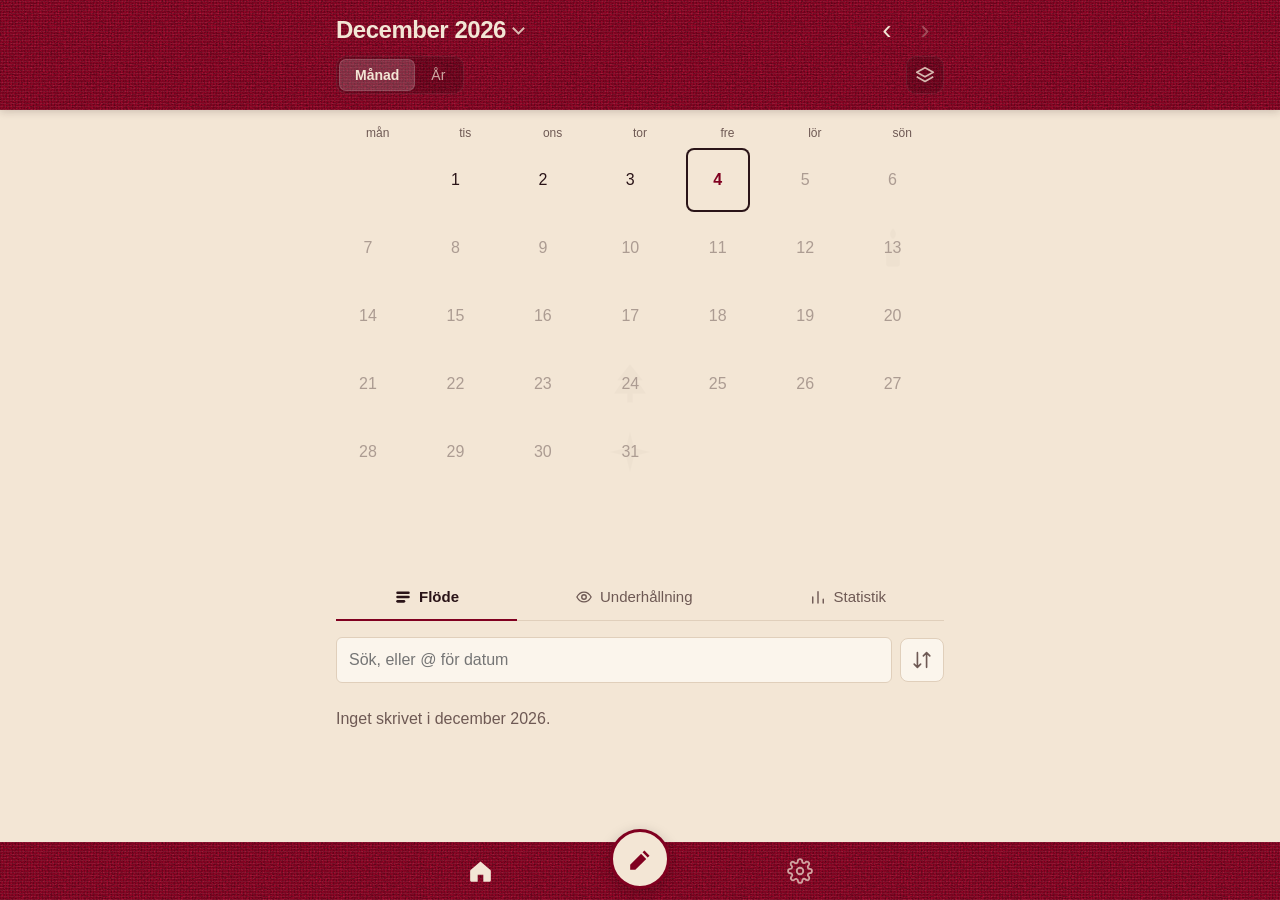
<file: index.html>
<!doctype html>
<html lang="sv">
<head>
  <meta charset="utf-8">
  <meta name="viewport" content="width=device-width, initial-scale=1, viewport-fit=cover">
  <title>Daysake</title>
  <meta name="theme-color" content="#f3e6d5">
  <meta name="color-scheme" content="light">
  <meta name="apple-mobile-web-app-capable" content="yes">
  <meta name="apple-mobile-web-app-status-bar-style" content="default">
  <meta name="apple-mobile-web-app-title" content="Daysake">
  <link rel="manifest" href="manifest.webmanifest">
  <link rel="icon" href="icons/icon-192.png" type="image/png">
  <link rel="apple-touch-icon" href="icons/apple-touch-icon.png">
  <link rel="stylesheet" href="style.css">
  <script>try { var c = localStorage.getItem('dagbok.farg'); if (c) document.documentElement.dataset.accent = c; } catch (e) {}</script>
  <!-- Startskärmen ritas direkt, innan resten av appen har laddats -->
  <style>
    .splash { position: fixed; inset: 0; z-index: 100; display: grid; place-items: center; background: #800020; transition: opacity .3s ease-out; }
    .splash svg { width: 132px; height: 132px; }
    .splash.gone { opacity: 0; pointer-events: none; }
  </style>
</head>
<body>
  <div class="splash" id="splash"><svg viewBox="0 0 512 512" aria-hidden="true"><path d="M140 100h120a140 140 0 0 1 0 280H140z" fill="#F3E6D5"/><rect x="140" y="100" width="40" height="280" fill="#e3cdb3"/><path d="M236 168h96M236 214h120M236 260h112M236 306h84" style="stroke: var(--brand)" stroke-width="12" stroke-linecap="round" opacity=".3"/><path d="M188 100h30v330l-15-15-15 15z" style="fill: var(--brand-dark)" stroke="#F3E6D5" stroke-width="6" stroke-linejoin="round"/></svg></div>

  <main>

    <section id="view-cal" hidden>
      <div class="cal-band">
      <div class="cal-head" id="cal-head">
          <button type="button" class="icon" id="cal-prev" aria-label="Föregående månad">&#8249;</button>
          <h2><button type="button" id="cal-title"></button></h2>
          <button type="button" class="icon" id="cal-next" aria-label="Nästa månad">&#8250;</button>
        </div>
        <div class="cal-top">
          <div class="cal-mode" id="cal-mode" role="radiogroup" aria-label="Visa">
            <button type="button" role="radio" data-mode="month">Månad</button>
            <button type="button" role="radio" data-mode="year">År</button>
          </div>
          <div class="layers" id="layers">
            <button type="button" class="hd-btn" id="layers-btn" aria-haspopup="true" aria-expanded="false"
              aria-controls="layers-pop" aria-label="Visa i kalendern">
              <svg class="ico-o" viewBox="0 0 24 24" aria-hidden="true"><path d="M12 4 3 9l9 5 9-5z"/><path d="m3 14 9 5 9-5"/></svg><svg class="ico-f fill" viewBox="0 0 24 24" aria-hidden="true"><path d="M12 3.5 2.8 8.6a.5.5 0 0 0 0 .8l9.2 5.1 9.2-5.1a.5.5 0 0 0 0-.8z"/><path d="m2.8 13.6 9.2 5.1 9.2-5.1v2.3L12 21l-9.2-5.1z"/></svg>
            </button>
            <div class="layers-pop" id="layers-pop" hidden>
              <label class="switch-row">
                <span>Visa humör</span>
                <input type="checkbox" role="switch" id="show-mood">
              </label>
              <label class="switch-row">
                <span>Visa väder</span>
                <input type="checkbox" role="switch" id="show-weather">
              </label>
            </div>
          </div>
        </div>
      </div>
      <div class="notice" id="backup-notice" hidden>
        <p id="backup-text"></p>
        <div class="notice-actions">
          <button type="button" class="link" id="backup-now">Exportera nu</button>
          <button type="button" class="link quiet" id="backup-later">Senare</button>
        </div>
      </div>
      <div class="cal-clip"><div class="grid" id="cal-grid"></div></div>
      <div class="seg" role="tablist" aria-label="Under kalendern">
        <button type="button" role="tab" id="seg-feed" aria-controls="feed-panel" aria-selected="true"><svg class="ico-o" viewBox="0 0 24 24" aria-hidden="true"><path d="M4 6h16M4 12h16M4 18h10"/></svg><svg class="ico-f fill" viewBox="0 0 24 24" aria-hidden="true"><rect x="3" y="4.5" width="18" height="3.4" rx="1.7"/><rect x="3" y="10.3" width="18" height="3.4" rx="1.7"/><rect x="3" y="16.1" width="12" height="3.4" rx="1.7"/></svg>Flöde</button>
        <button type="button" role="tab" id="seg-media" aria-controls="media-panel" aria-selected="false"><svg class="ico-o" viewBox="0 0 24 24" aria-hidden="true"><path stroke-linejoin="round" d="M2.5 12S6 5.5 12 5.5 21.5 12 21.5 12 18 18.5 12 18.5 2.5 12 2.5 12z"/><circle cx="12" cy="12" r="3"/></svg><svg class="ico-f fill" viewBox="0 0 24 24" aria-hidden="true"><path fill-rule="evenodd" d="M1.5 12S5.3 4.7 12 4.7 22.5 12 22.5 12 18.7 19.3 12 19.3 1.5 12 1.5 12zM12 8a4 4 0 1 0 0 8 4 4 0 1 0 0-8zM12 10.2a1.8 1.8 0 1 0 0 3.6 1.8 1.8 0 1 0 0-3.6z"/></svg>Underhållning</button>
        <button type="button" role="tab" id="seg-stats" aria-controls="month-stats" aria-selected="false"><svg class="ico-o" viewBox="0 0 24 24" aria-hidden="true"><path d="M5 20V12M12 20V5M19 20v-5"/></svg><svg class="ico-f fill" viewBox="0 0 24 24" aria-hidden="true"><rect x="3" y="10.5" width="4.4" height="10.5" rx="1.4"/><rect x="9.8" y="3.5" width="4.4" height="17.5" rx="1.4"/><rect x="16.6" y="13" width="4.4" height="8" rx="1.4"/></svg>Statistik</button>
      </div>
      <div class="feed" id="feed-panel" role="tabpanel" aria-labelledby="seg-feed">
        <div class="search-row">
          <div class="search-field">
            <input type="search" id="search" placeholder="Sök, eller @ för datum" aria-label="Sök. Skriv @ för att söka på datum och helgdagar.">
            <button type="button" class="search-clear" id="search-clear" aria-label="Rensa sökningen" hidden><svg viewBox="0 0 24 24" aria-hidden="true"><path d="M7 7l10 10M17 7 7 17"/></svg></button>
          </div>
          <div class="sorter" id="sorter">
            <button type="button" class="hd-btn" id="sort-btn" aria-haspopup="true" aria-expanded="false"
              aria-controls="sort-pop" aria-label="Sortera">
              <svg viewBox="0 0 24 24" aria-hidden="true"><path d="M7 4v16M3.5 16.5 7 20l3.5-3.5M17 20V4M13.5 7.5 17 4l3.5 3.5"/></svg>
            </button>
            <div class="layers-pop sort-pop" id="sort-pop" role="menu" aria-label="Sortera" hidden>
              <button type="button" role="menuitemradio" data-sort="newest" aria-checked="true">Senaste först<svg class="check" viewBox="0 0 24 24" aria-hidden="true"><path d="M5 12.5 10 17l9-10"/></svg></button>
              <button type="button" role="menuitemradio" data-sort="oldest" aria-checked="false">Äldsta först<svg class="check" viewBox="0 0 24 24" aria-hidden="true"><path d="M5 12.5 10 17l9-10"/></svg></button>
              <button type="button" role="menuitemradio" data-sort="best" aria-checked="false">Bästa dagarna<svg class="check" viewBox="0 0 24 24" aria-hidden="true"><path d="M5 12.5 10 17l9-10"/></svg></button>
              <button type="button" role="menuitemradio" data-sort="worst" aria-checked="false">Sämsta dagarna<svg class="check" viewBox="0 0 24 24" aria-hidden="true"><path d="M5 12.5 10 17l9-10"/></svg></button>
              <button type="button" role="menuitemradio" data-sort="words" aria-checked="false">Mest skrivet<svg class="check" viewBox="0 0 24 24" aria-hidden="true"><path d="M5 12.5 10 17l9-10"/></svg></button>
              <button type="button" role="menuitemradio" data-sort="photos" aria-checked="false">Flest bilder<svg class="check" viewBox="0 0 24 24" aria-hidden="true"><path d="M5 12.5 10 17l9-10"/></svg></button>
              <button type="button" role="menuitemradio" data-sort="starred" aria-checked="false">Bokmärkta<svg class="check" viewBox="0 0 24 24" aria-hidden="true"><path d="M5 12.5 10 17l9-10"/></svg></button>
              <button type="button" role="menuitemradio" data-sort="marked" aria-checked="false">Märkta<svg class="check" viewBox="0 0 24 24" aria-hidden="true"><path d="M5 12.5 10 17l9-10"/></svg></button>
            </div>
          </div>
        </div>
        <div class="at-suggest" id="at-suggest" hidden></div>
        <p class="sort-note" id="sort-note" hidden></p>
        <div id="list"></div>

      </div>
      <section class="media-panel" id="media-panel" role="tabpanel" aria-labelledby="seg-media" hidden>
        <div class="media-top">
        <div class="kind-pick" id="kind-pick">
          <button type="button" class="kind-btn" id="kind-btn" aria-haspopup="true" aria-expanded="false" aria-controls="media-kind"><span class="kind-cur" id="kind-cur"></span><svg class="kind-chev" viewBox="0 0 24 24" aria-hidden="true"><path d="M6 9l6 6 6-6"/></svg></button>
          <div class="kind-menu" id="media-kind" role="radiogroup" aria-label="Typ" hidden>
          <button type="button" class="pill" role="radio" data-kind="alla"><svg class="ki ki-o" viewBox="0 0 24 24" aria-hidden="true"><circle cx="7.5" cy="7.5" r="3.6"/><circle cx="16.5" cy="7.5" r="3.6"/><circle cx="7.5" cy="16.5" r="3.6"/><circle cx="16.5" cy="16.5" r="3.6"/></svg><svg class="ki ki-f" viewBox="0 0 24 24" aria-hidden="true"><circle cx="7.5" cy="7.5" r="4.3"/><circle cx="16.5" cy="7.5" r="4.3"/><circle cx="7.5" cy="16.5" r="4.3"/><circle cx="16.5" cy="16.5" r="4.3"/></svg>Alla</button>
          <button type="button" class="pill" role="radio" data-kind="film"><svg class="ki ki-o" viewBox="0 0 24 24" aria-hidden="true"><path stroke-linejoin="round" d="M4 10h16v8.5a1.5 1.5 0 0 1-1.5 1.5h-13A1.5 1.5 0 0 1 4 18.5zM4 10L3.3 7.2 18.8 3.1l.8 2.9zM8.2 6l2.6 2.8M13.2 4.7l2.6 2.8"/></svg><svg class="ki ki-f" viewBox="0 0 24 24" aria-hidden="true"><path fill-rule="evenodd" d="M3.2 9.2h17.6v9.3a2.3 2.3 0 0 1-2.3 2.3h-13a2.3 2.3 0 0 1-2.3-2.3zM2.4 6.7 19.4 2.2l1.2 4.5-17 4.5zM7.6 6.3l2.6 2.6 2.1-.6-2.6-2.6zM12.8 4.9l2.6 2.6 2.1-.6-2.6-2.6z"/></svg>Film</button>
          <button type="button" class="pill" role="radio" data-kind="serie"><svg class="ki ki-o" viewBox="0 0 24 24" aria-hidden="true"><rect x="3" y="6.5" width="18" height="13" rx="2.2"/><path stroke-linejoin="round" d="M8.5 2.8 12 6.3l3.5-3.5"/></svg><svg class="ki ki-f" viewBox="0 0 24 24" aria-hidden="true"><rect x="2.2" y="5.7" width="19.6" height="14.6" rx="2.8"/><path class="st" stroke-linejoin="round" d="M8.5 2.8 12 6.3l3.5-3.5"/></svg>Serie</button>
          <button type="button" class="pill" role="radio" data-kind="bok"><svg class="ki ki-o" viewBox="0 0 24 24" aria-hidden="true"><path stroke-linejoin="round" d="M12 6.5C10 5 7 4.5 3.5 5v13c3.5-.5 6.5 0 8.5 1.5 2-1.5 5-2 8.5-1.5V5C17 4.5 14 5 12 6.5zM12 6.5v13"/></svg><svg class="ki ki-f" viewBox="0 0 24 24" aria-hidden="true"><path d="M11 6C9 4.7 6.3 4.3 3.1 4.8a1 1 0 0 0-.9 1v12.4a1 1 0 0 0 1.1 1C6.4 18.8 9 19.2 11 20.4zM13 6c2-1.3 4.7-1.7 7.9-1.2a1 1 0 0 1 .9 1v12.4a1 1 0 0 1-1.1 1c-3.1-.4-5.7 0-7.7 1.2z"/></svg>Bok</button>
          <button type="button" class="pill" role="radio" data-kind="spel"><svg class="ki ki-o" viewBox="0 0 24 24" aria-hidden="true"><path stroke-linejoin="round" d="M7.5 7h9a4.5 4.5 0 0 1 4.4 3.6l.9 4.6a2.6 2.6 0 0 1-4.5 2.2L15.5 15.5h-7l-1.8 1.9a2.6 2.6 0 0 1-4.5-2.2l.9-4.6A4.5 4.5 0 0 1 7.5 7z"/><path d="M8 9.9v3.2M6.4 11.5h3.2"/><path d="M15.6 10.6h.01M17.3 12.4h.01" stroke-width="2.4"/></svg><svg class="ki ki-f" viewBox="0 0 24 24" aria-hidden="true"><path fill-rule="evenodd" d="M7.5 6.2h9a5.3 5.3 0 0 1 5.2 4.2l.9 4.6a3.4 3.4 0 0 1-5.8 2.9l-1.6-1.6H8.8l-1.6 1.6a3.4 3.4 0 0 1-5.8-2.9l.9-4.6a5.3 5.3 0 0 1 5.2-4.2zM7.25 9.6h1.5v1.15h1.15v1.5H8.75v1.15h-1.5v-1.15H6.1v-1.5h1.15zM14.5 10.6a1.1 1.1 0 1 0 2.2 0a1.1 1.1 0 1 0-2.2 0zM16.2 12.4a1.1 1.1 0 1 0 2.2 0a1.1 1.1 0 1 0-2.2 0z"/></svg>Spel</button><button type="button" class="pill" role="radio" data-kind="forestallning"><svg class="ki ki-o" viewBox="0 0 24 24" aria-hidden="true"><path stroke-linejoin="round" d="M4 6.5h16a1 1 0 0 1 1 1V10a2 2 0 0 0 0 4v2.5a1 1 0 0 1-1 1H4a1 1 0 0 1-1-1V14a2 2 0 0 0 0-4V7.5a1 1 0 0 1 1-1z"/><path d="M15 8.6v.01M15 12v.01M15 15.4v.01" stroke-width="2.3"/></svg><svg class="ki ki-f" viewBox="0 0 24 24" aria-hidden="true"><path fill-rule="evenodd" d="M3.8 5.6h16.4a1.6 1.6 0 0 1 1.6 1.6v2.9a1.9 1.9 0 0 0 0 3.8v2.9a1.6 1.6 0 0 1-1.6 1.6H3.8a1.6 1.6 0 0 1-1.6-1.6v-2.9a1.9 1.9 0 0 0 0-3.8V7.2a1.6 1.6 0 0 1 1.6-1.6zM14 8.6a1 1 0 1 0 2 0a1 1 0 1 0-2 0zM14 12a1 1 0 1 0 2 0a1 1 0 1 0-2 0zM14 15.4a1 1 0 1 0 2 0a1 1 0 1 0-2 0z"/></svg>Föreställning</button>
        </div>
        </div>
          <button type="button" class="media-add" id="media-add" aria-label="Lägg till underhållning"><svg viewBox="0 0 24 24" aria-hidden="true"><path d="M12 5.5v13M5.5 12h13"/></svg><span>Lägg till</span></button>
        </div>
        <div class="media-tools">
          <div class="period" id="media-sort" role="radiogroup" aria-label="Sortera">
            <button type="button" class="pill" role="radio" data-sort="date">Datum<svg class="sort-dir" viewBox="0 0 24 24" aria-hidden="true"><path d="M12 5v14M6 13l6 6 6-6"/></svg></button>
            <button type="button" class="pill" role="radio" data-sort="rating">Betyg<svg class="sort-dir" viewBox="0 0 24 24" aria-hidden="true"><path d="M12 5v14M6 13l6 6 6-6"/></svg></button>
            <button type="button" class="pill" role="radio" data-sort="name">Namn<svg class="sort-dir" viewBox="0 0 24 24" aria-hidden="true"><path d="M12 5v14M6 13l6 6 6-6"/></svg></button>
          </div>
          <div class="media-views">
            <button type="button" class="hd-btn" data-view="list" aria-label="Lista"><svg viewBox="0 0 24 24" aria-hidden="true"><path d="M9 6h11M9 12h11M9 18h11"/><circle cx="4.5" cy="6" r="1.2"/><circle cx="4.5" cy="12" r="1.2"/><circle cx="4.5" cy="18" r="1.2"/></svg></button>
            <button type="button" class="hd-btn" data-view="grid" aria-label="Rutnät"><svg viewBox="0 0 24 24" aria-hidden="true"><rect x="4" y="4" width="6.5" height="6.5" rx="1.5"/><rect x="13.5" y="4" width="6.5" height="6.5" rx="1.5"/><rect x="4" y="13.5" width="6.5" height="6.5" rx="1.5"/><rect x="13.5" y="13.5" width="6.5" height="6.5" rx="1.5"/></svg></button>
          </div>
        </div>
        <div class="media-head">
          <p class="media-count" id="media-count"></p>
        </div>
        <div class="media-all" id="media-all"></div>
      </section>
      <section class="stats" id="month-stats" role="tabpanel" aria-labelledby="seg-stats" hidden>
        <div class="stat-pickers">
        <div class="period-pick" id="period-pick">
          <button type="button" class="mark-btn period-btn" id="period-btn" aria-haspopup="true" aria-expanded="false" aria-controls="stat-period"><span class="mark-cur" id="period-cur"></span><svg class="kind-chev" viewBox="0 0 24 24" aria-hidden="true"><path d="M6 9l6 6 6-6"/></svg></button>
          <div class="kind-menu period-menu" id="stat-period" role="radiogroup" aria-label="Period" hidden>
          <button type="button" class="pill" role="radio" data-period="week"><svg class="ki ki-o" viewBox="0 0 24 24" aria-hidden="true"><rect x="3.5" y="5" width="17" height="15.5" rx="2.6"/><path d="M8 3v4M16 3v4M3.5 10h17"/><rect x="6.5" y="13" width="11" height="4" rx="1.2"/></svg><svg class="ki ki-f" viewBox="0 0 24 24" aria-hidden="true"><path fill-rule="evenodd" d="M5.7 4.4h12.600000000000001a3 3 0 0 1 3 3v10.8a3 3 0 0 1 -3 3h-12.600000000000001a3 3 0 0 1 -3 -3v-10.8a3 3 0 0 1 3 -3zM7.6 12.6h8.8a1.3 1.3 0 0 1 1.3 1.3v1.8000000000000003a1.3 1.3 0 0 1 -1.3 1.3h-8.8a1.3 1.3 0 0 1 -1.3 -1.3v-1.8000000000000003a1.3 1.3 0 0 1 1.3 -1.3zM2.7 9.4h18.6v.9H2.7z"/><path class="st" d="M8 2.6v3.6M16 2.6v3.6"/></svg>Vecka</button>
          <button type="button" class="pill" role="radio" data-period="month"><svg class="ki ki-o" viewBox="0 0 24 24" aria-hidden="true"><rect x="3.5" y="5" width="17" height="15.5" rx="2.6"/><path d="M8 3v4M16 3v4M3.5 10h17"/><path d="M8 13.6h.01M12 13.6h.01M16 13.6h.01M8 17.1h.01M12 17.1h.01M16 17.1h.01" stroke-width="2.6"/></svg><svg class="ki ki-f" viewBox="0 0 24 24" aria-hidden="true"><path fill-rule="evenodd" d="M5.7 4.4h12.600000000000001a3 3 0 0 1 3 3v10.8a3 3 0 0 1 -3 3h-12.600000000000001a3 3 0 0 1 -3 -3v-10.8a3 3 0 0 1 3 -3zM2.7 9.4h18.6v.9H2.7zM6.65 13.6a1.35 1.35 0 1 0 2.7 0a1.35 1.35 0 1 0 -2.7 0zM10.65 13.6a1.35 1.35 0 1 0 2.7 0a1.35 1.35 0 1 0 -2.7 0zM14.65 13.6a1.35 1.35 0 1 0 2.7 0a1.35 1.35 0 1 0 -2.7 0zM6.65 17.1a1.35 1.35 0 1 0 2.7 0a1.35 1.35 0 1 0 -2.7 0zM10.65 17.1a1.35 1.35 0 1 0 2.7 0a1.35 1.35 0 1 0 -2.7 0zM14.65 17.1a1.35 1.35 0 1 0 2.7 0a1.35 1.35 0 1 0 -2.7 0z"/><path class="st" d="M8 2.6v3.6M16 2.6v3.6"/></svg>Månad</button>
          <button type="button" class="pill" role="radio" data-period="year"><svg class="ki ki-o" viewBox="0 0 24 24" aria-hidden="true"><rect x="3.8" y="3.8" width="7.2" height="7.2" rx="2"/><rect x="13" y="3.8" width="7.2" height="7.2" rx="2"/><rect x="3.8" y="13" width="7.2" height="7.2" rx="2"/><rect x="13" y="13" width="7.2" height="7.2" rx="2"/></svg><svg class="ki ki-f" viewBox="0 0 24 24" aria-hidden="true"><rect x="3.3" y="3.3" width="8" height="8" rx="2.2"/><rect x="12.7" y="3.3" width="8" height="8" rx="2.2"/><rect x="3.3" y="12.7" width="8" height="8" rx="2.2"/><rect x="12.7" y="12.7" width="8" height="8" rx="2.2"/></svg>År</button>
          <button type="button" class="pill" role="radio" data-period="all"><svg class="ki ki-o" viewBox="0 0 24 24" aria-hidden="true"><path stroke-linejoin="round" d="M12 3.5l8.5 4.6L12 12.7 3.5 8.1z"/><path stroke-linejoin="round" d="M3.5 12.2l8.5 4.6 8.5-4.6M3.5 16.3l8.5 4.6 8.5-4.6"/></svg><svg class="ki ki-f" viewBox="0 0 24 24" aria-hidden="true"><path d="M12 2.6l9.4 5.1a.5.5 0 0 1 0 .9L12 13.6 2.6 8.6a.5.5 0 0 1 0-.9z"/><path class="st" stroke-linejoin="round" d="M3.5 12.2l8.5 4.6 8.5-4.6M3.5 16.3l8.5 4.6 8.5-4.6"/></svg>Totalt</button>
          </div>
        </div>
        <div class="period-pick range-pick" id="range-pick">
          <button type="button" class="mark-btn" id="range-btn" aria-haspopup="true" aria-expanded="false" aria-controls="stat-range"><span class="mark-cur" id="range-cur"></span><svg class="kind-chev" viewBox="0 0 24 24" aria-hidden="true"><path d="M6 9l6 6 6-6"/></svg></button>
          <div class="kind-menu period-menu range-menu" id="stat-range" role="radiogroup" aria-label="Vilken period" hidden></div>
        </div>
        </div>
        <h2 id="month-stats-title"></h2>
        <p class="empty" id="stats-empty" hidden></p>
        <div id="stats-body">
        <section class="st-sec" id="st-mood">
        <h3 class="st-head">Humör</h3>
        <dl class="facts" id="facts"></dl>
        <div class="distr" id="distr" role="img">
          <div class="distr-bar" id="distr-bar"></div>
          <div class="distr-ends"><span>Tungt</span><span>Bra</span></div>
        </div>
        <h3 id="trend-title">Snitthumör, senaste 12 månaderna</h3>
        <div class="trend" id="trend"></div>
        <p class="trend-read" id="trend-read" aria-live="polite"></p>
        </section>
        <section class="st-sec wx-stats" id="wx-stats" hidden>
          <h3 class="st-head">Väder</h3>
          <div class="wx-chips" id="wx-chips"></div>
          <dl class="facts" id="wx-facts"></dl>
          <h3 id="temp-title"></h3>
          <div class="trend" id="temp-trend"></div>
        </section>
        <section class="st-sec" id="st-training" hidden>
          <h3 class="st-head">Träning</h3>
          <dl class="facts" id="training-facts"></dl>
        </section>
        <section class="st-sec" id="st-other" hidden>
          <h3 class="st-head">Övrigt</h3>
          <dl class="facts" id="other-facts"></dl>
        </section>
        </div>
      </section>
    </section>

    <section id="view-set" hidden>
      <div class="cal-band set-band">
        <h1 class="page-title">Inställningar</h1>
      </div>

      <div class="group">
        <h2>Dagvyn</h2>
        <label class="switch-row"><span class="set-ic" aria-hidden="true"><svg viewBox="0 0 24 24"><path d="M3.5 12a8.5 8.5 0 1 0 2.6-6.1L3.5 8.4"/><path d="M3.5 3.8v4.6h4.6M12 7.5V12l3 2"/></svg></span>
          <span>Visa Den här dagen<small>Inlägg från samma datum tidigare år.</small></span>
          <input type="checkbox" role="switch" id="set-memories">
        </label>
        <label class="switch-row"><span class="set-ic" aria-hidden="true"><svg viewBox="0 0 24 24"><path d="M7.5 19.5h9.2a3.6 3.6 0 0 0 .4-7.2 5.2 5.2 0 0 0-10-.4 3.8 3.8 0 0 0 .4 7.6z"/></svg></span>
          <span>Hämta väder automatiskt<small>Använder telefonens plats när du sparar.</small></span>
          <input type="checkbox" role="switch" id="set-weather">
        </label>
      </div>

      <div class="group">
        <h2>Färg</h2>
        <div class="accents" id="set-accent" role="radiogroup" aria-label="Huvudfärg">
          <button type="button" role="radio" aria-checked="false" data-accent="" style="--sw: #800020"><span></span>Vinröd</button>
          <button type="button" role="radio" aria-checked="false" data-accent="bla" style="--sw: #1f3f73"><span></span>Blå</button>
          <button type="button" role="radio" aria-checked="false" data-accent="gron" style="--sw: #1f5a3d"><span></span>Grön</button>
          <button type="button" role="radio" aria-checked="false" data-accent="lila" style="--sw: #4e2a6e"><span></span>Lila</button>
          <button type="button" role="radio" aria-checked="false" data-accent="orange" style="--sw: #a3440e"><span></span>Orange</button>
          <button type="button" role="radio" aria-checked="false" data-accent="rosa" style="--sw: #9c3a5e"><span></span>Rosa</button>
        </div>
      </div>

      <div class="group">
        <h2>Daglig påminnelse</h2>
        <div class="remind-row">
          <span class="lbl"><span class="set-ic" aria-hidden="true"><svg viewBox="0 0 24 24"><path d="M6 16.5V11a6 6 0 0 1 12 0v5.5l1.5 1.8h-15z"/><path d="M10 20.8a2.1 2.1 0 0 0 4 0"/></svg></span><span>Tid</span></span>
          <span class="stepper"><button type="button" id="remind-earlier" aria-label="Tidigare"><svg viewBox="0 0 24 24" aria-hidden="true"><path d="M15 6l-6 6 6 6"/></svg></button><span id="remind-label" aria-live="polite"></span><button type="button" id="remind-later" aria-label="Senare"><svg viewBox="0 0 24 24" aria-hidden="true"><path d="M9 6l6 6-6 6"/></svg></button></span>
        </div>
        <button type="button" class="set-row act" id="remind-add"><span class="set-ic" aria-hidden="true"><svg viewBox="0 0 24 24"><rect x="3.5" y="5" width="17" height="15.5" rx="2.6"/><path d="M8 3v4M16 3v4M3.5 10h17M12 12.8v5M9.5 15.3h5"/></svg></span><span class="set-t">Lägg till i kalendern</span><svg class="set-chev" viewBox="0 0 24 24" aria-hidden="true"><path d="M9 6l6 6-6 6"/></svg></button>
        <p class="muted" id="remind-msg" aria-live="polite"></p>
      </div>
      <div class="group">
        <h2>Kodlås</h2>
        <label class="switch-row"><span class="set-ic" aria-hidden="true"><svg viewBox="0 0 24 24"><rect x="5" y="10.5" width="14" height="10" rx="2.5"/><path d="M8 10.5V8a4 4 0 0 1 8 0v2.5"/></svg></span>
<span>Lås med kod</span>
          <input type="checkbox" role="switch" id="set-lock">
        </label>
        <button type="button" class="set-row act" id="change-code" hidden><span class="set-ic" aria-hidden="true"><svg viewBox="0 0 24 24"><circle cx="8" cy="15" r="3.5"/><path d="M10.5 12.5 19 4M15.5 7.5l2.5 2.5M17.5 5.5 20 8"/></svg></span><span class="set-t">Byt kod</span><svg class="set-chev" viewBox="0 0 24 24" aria-hidden="true"><path d="M9 6l6 6-6 6"/></svg></button>
      </div>

      <div class="group">
        <h2>Säkerhetskopia</h2>
        <p class="muted">Allt sparas bara på den här enheten.</p>
        <button type="button" class="set-row act" id="export"><span class="set-ic" aria-hidden="true"><svg viewBox="0 0 24 24"><path d="M12 15V4M8 8l4-4 4 4M5 14v4.5A1.5 1.5 0 0 0 6.5 20h11a1.5 1.5 0 0 0 1.5-1.5V14"/></svg></span><span class="set-t">Exportera fil</span><svg class="set-chev" viewBox="0 0 24 24" aria-hidden="true"><path d="M9 6l6 6-6 6"/></svg></button>
<button type="button" class="set-row act" id="import"><span class="set-ic" aria-hidden="true"><svg viewBox="0 0 24 24"><path d="M12 4v11M8 11l4 4 4-4M5 14v4.5A1.5 1.5 0 0 0 6.5 20h11a1.5 1.5 0 0 0 1.5-1.5V14"/></svg></span><span class="set-t">Importera fil</span><svg class="set-chev" viewBox="0 0 24 24" aria-hidden="true"><path d="M9 6l6 6-6 6"/></svg></button>
<input type="file" id="import-file" accept="application/json,.json" hidden>
        <p class="muted" id="backup-last"></p>
      </div>

      <div class="group">
        <h2>Dagboken</h2>
        <div class="set-row"><span class="set-ic" aria-hidden="true"><svg viewBox="0 0 24 24"><path d="M12 6.5C10 5 7 4.5 3.5 5v13c3.5-.5 6.5 0 8.5 1.5 2-1.5 5-2 8.5-1.5V5C17 4.5 14 5 12 6.5zM12 6.5v13"/></svg></span><span class="set-t" id="stats"></span></div>
        <button type="button" class="set-row act danger" id="wipe"><span class="set-ic" aria-hidden="true"><svg viewBox="0 0 24 24"><path d="M4.5 7h15M9.5 7V4.5h5V7M6.5 7l1 12.4a1.5 1.5 0 0 0 1.5 1.4h6a1.5 1.5 0 0 0 1.5-1.4l1-12.4M10 11v6M14 11v6"/></svg></span><span class="set-t">Ta bort hela dagboken</span></button>
        <div class="wipe-confirm" id="wipe-confirm" hidden>
          <p>Allt du skrivit och alla bilder tas bort. Det går inte att ångra.</p>
          <div class="buttons">
            <button type="button" class="danger-btn" id="wipe-yes">Ta bort allt</button>
            <button type="button" class="ghost" id="wipe-no">Avbryt</button>
          </div>
        </div>
        <p class="muted" id="wipe-msg" aria-live="polite"></p>
      </div>
      <div class="group about">
        <svg viewBox="0 0 512 512" aria-hidden="true"><rect width="512" height="512" rx="112" style="fill: var(--brand)"/><path d="M140 100h120a140 140 0 0 1 0 280H140z" fill="#F3E6D5"/><rect x="140" y="100" width="40" height="280" fill="#e3cdb3"/><path d="M236 168h96M236 214h120M236 260h112M236 306h84" style="stroke: var(--brand)" stroke-width="12" stroke-linecap="round" opacity=".3"/><path d="M188 100h30v330l-15-15-15 15z" style="fill: var(--brand-dark)" stroke="#F3E6D5" stroke-width="6" stroke-linejoin="round"/></svg>
        <div><strong>Daysake</strong><span>Version 1.0</span></div>
      </div>
    </section>

  </main>

  <dialog class="gallery" id="gallery" aria-label="Bilder">
    <div class="g-top">
      <span class="g-count" id="g-count" aria-live="polite"></span>
      <span class="g-date" id="g-date"></span>
      <button type="button" class="g-btn g-close" id="g-close" aria-label="Stäng"><svg viewBox="0 0 24 24" aria-hidden="true"><path d="M6 6l12 12M18 6 6 18"/></svg></button>
    </div>
    <div class="g-stage">
      <div class="g-track" id="g-track"></div>
      <button type="button" class="g-btn g-nav g-prev" id="g-prev" aria-label="Föregående bild"><svg viewBox="0 0 24 24" aria-hidden="true"><path d="M15 5l-7 7 7 7"/></svg></button>
      <button type="button" class="g-btn g-nav g-next" id="g-next" aria-label="Nästa bild"><svg viewBox="0 0 24 24" aria-hidden="true"><path d="M9 5l7 7-7 7"/></svg></button>
    </div>
    <div class="g-strip" id="g-strip"></div>
  </dialog>
  <dialog class="viewer" id="photo-viewer" aria-label="Bild">
    <img id="viewer-img" alt="">
    <div class="viewer-foot">
      <button type="button" class="link danger" id="photo-delete">Ta bort bilden</button>
      <span class="confirm" id="photo-confirm" hidden>
        <button type="button" class="link danger" id="photo-delete-yes">Ta bort</button>
        <button type="button" class="link" id="photo-delete-no">Avbryt</button>
      </span>
      <button type="button" class="link" id="viewer-close">Stäng</button>
    </div>
  </dialog>

  <dialog class="reader" id="reader" aria-labelledby="reader-title">
    <div class="reader-head">
      <button type="button" class="icon" id="reader-prev" aria-label="Föregående dag">&#8249;</button>
      <h2 id="reader-title"></h2>
      <button type="button" class="icon" id="reader-next" aria-label="Nästa dag">&#8250;</button>
      <span id="reader-star"></span>
      <button type="button" class="icon close-x" id="reader-close" aria-label="Stäng"><svg viewBox="0 0 24 24" aria-hidden="true"><path d="M6 6l12 12M18 6 6 18"/></svg></button>
    </div>
    <div class="reader-track" id="reader-track"></div>
  </dialog>


  <div class="lock" id="lock" role="dialog" aria-modal="true" aria-labelledby="lock-title" hidden>
    <div class="lock-inner">
      <svg class="lock-logo" viewBox="0 0 512 512" aria-hidden="true"><rect width="512" height="512" rx="112" style="fill: var(--brand)"/><path d="M140 100h120a140 140 0 0 1 0 280H140z" fill="#F3E6D5"/><rect x="140" y="100" width="40" height="280" fill="#e3cdb3"/><path d="M236 168h96M236 214h120M236 260h112M236 306h84" style="stroke: var(--brand)" stroke-width="12" stroke-linecap="round" opacity=".3"/><path d="M188 100h30v330l-15-15-15 15z" style="fill: var(--brand-dark)" stroke="#F3E6D5" stroke-width="6" stroke-linejoin="round"/></svg>
      <p class="lock-app">Daysake</p>
      <h2 id="lock-title">Skriv din kod</h2>
      <div class="dots" id="lock-dots" aria-hidden="true"><i></i><i></i><i></i><i></i></div>
      <p class="lock-msg" id="lock-msg" aria-live="assertive"></p>
      <div class="keypad" id="keypad">
        <button type="button" data-d="1">1</button>
        <button type="button" data-d="2">2</button>
        <button type="button" data-d="3">3</button>
        <button type="button" data-d="4">4</button>
        <button type="button" data-d="5">5</button>
        <button type="button" data-d="6">6</button>
        <button type="button" data-d="7">7</button>
        <button type="button" data-d="8">8</button>
        <button type="button" data-d="9">9</button>
        <button type="button" class="plain" id="lock-cancel">Avbryt</button>
        <button type="button" data-d="0">0</button>
        <button type="button" class="plain" id="lock-back" aria-label="Radera">
          <svg viewBox="0 0 24 24" aria-hidden="true"><path d="M9 6h11v12H9l-5-6z"/><path d="M12.5 9.5l5 5M17.5 9.5l-5 5"/></svg>
        </button>
      </div>
      <button type="button" class="link" id="lock-help">Glömt koden?</button>
      <p class="muted" id="lock-help-text" hidden>Koden går inte att återställa. Du kan rensa appens data i webbläsarens inställningar, men då försvinner dagboken om du inte har en säkerhetskopia.</p>
    </div>
  </div>

  <div class="day-sheet" id="day-sheet" hidden>
    <div class="sheet-backdrop" id="sheet-backdrop"></div>
    <div class="sheet-panel" id="sheet-panel" role="dialog" aria-modal="true" aria-label="Dagen">
      <div class="sheet-grab" id="sheet-grab">
        <span class="grab-bar" aria-hidden="true"></span>
        <button type="button" class="star-btn day-star" id="day-star" data-star="" aria-pressed="false" aria-label="Bokmärk dagen"></button>
        <button type="button" class="icon close-x" id="sheet-close" aria-label="Stäng"><svg viewBox="0 0 24 24" aria-hidden="true"><path d="M6 6l12 12M18 6 6 18"/></svg></button>
      </div>
      <div class="wrap sheet-body">
        <section id="view-day">
          <div class="daynav">
            <button type="button" class="icon" id="prev" aria-label="Föregående dag">&#8249;</button>
            <div class="date">
              <button type="button" class="date-btn" id="date-btn" aria-haspopup="dialog" aria-expanded="false"
                aria-controls="date-pop"><span id="date-label"></span></button>
              <div class="date-pop" id="date-pop" role="dialog" aria-label="Välj datum" hidden>
                <div class="dp-head">
                  <button type="button" id="dp-prev" aria-label="Föregående månad">&#8249;</button>
                  <span id="dp-title"></span>
                  <button type="button" id="dp-next" aria-label="Nästa månad">&#8250;</button>
                </div>
                <div class="dp-wd" aria-hidden="true"><span>må</span><span>ti</span><span>on</span><span>to</span><span>fr</span><span>lö</span><span>sö</span></div>
                <div class="dp-grid" id="dp-grid"></div>
              </div>
            </div>
            <button type="button" class="icon" id="next" aria-label="Nästa dag">&#8250;</button>
          </div>
          <p class="day-names" id="day-names" hidden></p>
          <button type="button" class="link" id="to-today" hidden>Gå till idag</button>
          <p class="streak" id="streak" hidden></p>

          <p class="weather" id="weather"></p>

          <form id="entry" autocomplete="off">
            <div class="field">
              <div class="text-head">
                <span id="text-label">Vad har hänt idag?</span>
                <div class="fmt" id="fmt" role="toolbar" aria-label="Formatering" aria-controls="f-text">
                  <button type="button" data-cmd="bold" aria-label="Fet"><b>B</b></button>
                  <button type="button" data-cmd="italic" aria-label="Kursiv"><i>K</i></button>
                  <button type="button" data-cmd="underline" aria-label="Understruken"><u>U</u></button>
                  <button type="button" data-cmd="h2">Rubrik</button>
                  <button type="button" data-cmd="ul">Lista</button>
                </div>
              </div>
              <div class="writer">
                <div id="f-text" class="paper" contenteditable="true" role="textbox" aria-multiline="true"
                  aria-labelledby="text-label" spellcheck="true"></div>
              </div>
            </div>

            <fieldset class="field mood">
              <legend>Humör<span class="mood-face-now" id="mood-face-now" aria-hidden="true"></span></legend>
              <div class="mood-slider" id="f-mood" role="slider" tabindex="0" aria-label="Humör"
                aria-valuemin="1" aria-valuemax="10" aria-valuetext="Inget humör valt">
                <svg class="mood-svg" aria-hidden="true"><defs><linearGradient id="mood-grad" gradientUnits="userSpaceOnUse"><stop offset="0.000" style="stop-color: var(--m1)"/><stop offset="0.111" style="stop-color: var(--m2)"/><stop offset="0.222" style="stop-color: var(--m3)"/><stop offset="0.333" style="stop-color: var(--m4)"/><stop offset="0.444" style="stop-color: var(--m5)"/><stop offset="0.556" style="stop-color: var(--m6)"/><stop offset="0.667" style="stop-color: var(--m7)"/><stop offset="0.778" style="stop-color: var(--m8)"/><stop offset="0.889" style="stop-color: var(--m9)"/><stop offset="1.000" style="stop-color: var(--m10)"/></linearGradient></defs><path class="mood-line" id="mood-path"/></svg>
                <div class="mood-thumb" id="mood-thumb" aria-hidden="true"><span></span></div>
                <div class="mood-hint" id="mood-hint" aria-hidden="true"></div>
              </div>
            </fieldset>
            <div class="field">
              <span id="mark-label">Märk dagen</span>
              <div class="mark-pick" id="mark-pick"><button type="button" class="mark-btn" id="mark-btn" aria-haspopup="true" aria-expanded="false" aria-controls="f-mark"><span class="mark-cur" id="mark-cur"></span><svg class="kind-chev" viewBox="0 0 24 24" aria-hidden="true"><path d="M6 9l6 6 6-6"/></svg></button><div class="kind-menu mark-menu" id="f-mark" role="radiogroup" aria-labelledby="mark-label" hidden></div></div>
              <input class="mark-text" id="mark-text" maxlength="80" autocomplete="off" aria-label="Egen text för märkningen" hidden>
            </div>
            <div class="field">
              <span id="people-label">Taggade personer</span>
              <div class="people-pick" id="people-pick">
  <button type="button" class="mark-btn" id="people-btn" aria-haspopup="true" aria-expanded="false" aria-controls="people-menu" aria-labelledby="people-label people-list"><span class="mark-cur" id="people-list"></span><svg class="kind-chev" viewBox="0 0 24 24" aria-hidden="true"><path d="M6 9l6 6 6-6"/></svg></button>
  <div class="kind-menu mark-menu people-menu" id="people-menu" hidden>
    <input type="text" id="people-input" placeholder="Sök eller lägg till person" autocomplete="off" autocapitalize="words" enterkeyhint="done" aria-label="Sök eller lägg till person">
    <div id="people-suggest" role="group" aria-labelledby="people-label"></div>
  </div>
</div>
            </div>
            <div class="field training">
              <span id="training-label">Träning</span>
              <div class="training-list" id="training-list" role="group" aria-labelledby="training-label"></div>
              <datalist id="training-kinds"></datalist>
              <button type="button" class="add-photo" id="training-add">Lägg till träning</button>
            </div>
            <div class="field">
              <span id="film-label">Underhållning</span>
              <div class="film-list" id="film-list"></div>
              <button type="button" class="add-photo" id="film-add">Lägg till underhållning</button>
            </div>
            <div class="field">
              <span>Bilder</span>
              <div class="photos" id="photos"></div>
              <button type="button" class="add-photo" id="add-photo">Lägg till bilder</button>
              <input type="file" id="photo-file" accept="image/*" multiple hidden>
              <p class="muted" id="photo-msg" aria-live="polite"></p>
            </div>
          </form>

          <div class="foot">
            <span id="status" aria-live="polite"></span>
            <button type="button" class="link danger" id="delete" hidden>Ta bort dagen</button>
          </div>
          <section class="memories" id="memories" aria-labelledby="memories-title" hidden>
            <h2 id="memories-title">Den här dagen</h2>
            <div id="memory-list"></div>
          </section>
        </section>
      </div>
    </div>
  </div>

  <dialog class="film-dialog people-view" id="people-view" aria-labelledby="pv-title">
    <div class="fd-head">
      <h2 id="pv-title">Personer</h2>
      <button type="button" class="icon close-x" id="pv-close" aria-label="Stäng"><svg viewBox="0 0 24 24" aria-hidden="true"><path d="M6 6l12 12M18 6 6 18"/></svg></button>
    </div>
    <p class="pv-date" id="pv-date"></p>
    <ul class="pv-list" id="pv-list"></ul>
  </dialog>
  <dialog class="film-dialog film-view" id="film-view" aria-label="Underhållning">
    <div class="fd-head">
      <span class="fs-kind" id="fv-kind"></span>
      <button type="button" class="icon close-x" id="fv-close" aria-label="Stäng"><svg viewBox="0 0 24 24" aria-hidden="true"><path d="M6 6l12 12M18 6 6 18"/></svg></button>
    </div>
    <div class="fv-top">
      <img id="fv-cover" alt="" hidden>
      <div class="fv-info">
        <h2 id="fv-title"></h2>
        <p class="fv-date" id="fv-date"></p>
        <div id="fv-rating"></div>
      </div>
    </div>
    <p class="fv-review" id="fv-review"></p>
    <div class="fd-foot">
      <div class="buttons"><button type="button" id="fv-edit">Ändra</button></div>
    </div>
  </dialog>
  <dialog class="film-dialog" id="film-dialog" aria-label="Underhållning">
    <div class="fd-head">
      <div class="fd-kind" id="film-kind" role="radiogroup" aria-label="Typ"><button type="button" role="radio" data-kind="film"><svg class="ki ki-o" viewBox="0 0 24 24" aria-hidden="true"><path stroke-linejoin="round" d="M4 10h16v8.5a1.5 1.5 0 0 1-1.5 1.5h-13A1.5 1.5 0 0 1 4 18.5zM4 10L3.3 7.2 18.8 3.1l.8 2.9zM8.2 6l2.6 2.8M13.2 4.7l2.6 2.8"/></svg><svg class="ki ki-f" viewBox="0 0 24 24" aria-hidden="true"><path fill-rule="evenodd" d="M3.2 9.2h17.6v9.3a2.3 2.3 0 0 1-2.3 2.3h-13a2.3 2.3 0 0 1-2.3-2.3zM2.4 6.7 19.4 2.2l1.2 4.5-17 4.5zM7.6 6.3l2.6 2.6 2.1-.6-2.6-2.6zM12.8 4.9l2.6 2.6 2.1-.6-2.6-2.6z"/></svg>Film</button><button type="button" role="radio" data-kind="serie"><svg class="ki ki-o" viewBox="0 0 24 24" aria-hidden="true"><rect x="3" y="6.5" width="18" height="13" rx="2.2"/><path stroke-linejoin="round" d="M8.5 2.8 12 6.3l3.5-3.5"/></svg><svg class="ki ki-f" viewBox="0 0 24 24" aria-hidden="true"><rect x="2.2" y="5.7" width="19.6" height="14.6" rx="2.8"/><path class="st" stroke-linejoin="round" d="M8.5 2.8 12 6.3l3.5-3.5"/></svg>Serie</button><button type="button" role="radio" data-kind="bok"><svg class="ki ki-o" viewBox="0 0 24 24" aria-hidden="true"><path stroke-linejoin="round" d="M12 6.5C10 5 7 4.5 3.5 5v13c3.5-.5 6.5 0 8.5 1.5 2-1.5 5-2 8.5-1.5V5C17 4.5 14 5 12 6.5zM12 6.5v13"/></svg><svg class="ki ki-f" viewBox="0 0 24 24" aria-hidden="true"><path d="M11 6C9 4.7 6.3 4.3 3.1 4.8a1 1 0 0 0-.9 1v12.4a1 1 0 0 0 1.1 1C6.4 18.8 9 19.2 11 20.4zM13 6c2-1.3 4.7-1.7 7.9-1.2a1 1 0 0 1 .9 1v12.4a1 1 0 0 1-1.1 1c-3.1-.4-5.7 0-7.7 1.2z"/></svg>Bok</button><button type="button" role="radio" data-kind="spel"><svg class="ki ki-o" viewBox="0 0 24 24" aria-hidden="true"><path stroke-linejoin="round" d="M7.5 7h9a4.5 4.5 0 0 1 4.4 3.6l.9 4.6a2.6 2.6 0 0 1-4.5 2.2L15.5 15.5h-7l-1.8 1.9a2.6 2.6 0 0 1-4.5-2.2l.9-4.6A4.5 4.5 0 0 1 7.5 7z"/><path d="M8 9.9v3.2M6.4 11.5h3.2"/><path d="M15.6 10.6h.01M17.3 12.4h.01" stroke-width="2.4"/></svg><svg class="ki ki-f" viewBox="0 0 24 24" aria-hidden="true"><path fill-rule="evenodd" d="M7.5 6.2h9a5.3 5.3 0 0 1 5.2 4.2l.9 4.6a3.4 3.4 0 0 1-5.8 2.9l-1.6-1.6H8.8l-1.6 1.6a3.4 3.4 0 0 1-5.8-2.9l.9-4.6a5.3 5.3 0 0 1 5.2-4.2zM7.25 9.6h1.5v1.15h1.15v1.5H8.75v1.15h-1.5v-1.15H6.1v-1.5h1.15zM14.5 10.6a1.1 1.1 0 1 0 2.2 0a1.1 1.1 0 1 0-2.2 0zM16.2 12.4a1.1 1.1 0 1 0 2.2 0a1.1 1.1 0 1 0-2.2 0z"/></svg>Spel</button><button type="button" role="radio" data-kind="forestallning"><svg class="ki ki-o" viewBox="0 0 24 24" aria-hidden="true"><path stroke-linejoin="round" d="M4 6.5h16a1 1 0 0 1 1 1V10a2 2 0 0 0 0 4v2.5a1 1 0 0 1-1 1H4a1 1 0 0 1-1-1V14a2 2 0 0 0 0-4V7.5a1 1 0 0 1 1-1z"/><path d="M15 8.6v.01M15 12v.01M15 15.4v.01" stroke-width="2.3"/></svg><svg class="ki ki-f" viewBox="0 0 24 24" aria-hidden="true"><path fill-rule="evenodd" d="M3.8 5.6h16.4a1.6 1.6 0 0 1 1.6 1.6v2.9a1.9 1.9 0 0 0 0 3.8v2.9a1.6 1.6 0 0 1-1.6 1.6H3.8a1.6 1.6 0 0 1-1.6-1.6v-2.9a1.9 1.9 0 0 0 0-3.8V7.2a1.6 1.6 0 0 1 1.6-1.6zM14 8.6a1 1 0 1 0 2 0a1 1 0 1 0-2 0zM14 12a1 1 0 1 0 2 0a1 1 0 1 0-2 0zM14 15.4a1 1 0 1 0 2 0a1 1 0 1 0-2 0z"/></svg>Föreställning</button></div>
      <button type="button" class="icon close-x" id="film-close" aria-label="Stäng"><svg viewBox="0 0 24 24" aria-hidden="true"><path d="M6 6l12 12M18 6 6 18"/></svg></button>
    </div>
    <input type="text" id="film-title" placeholder="Vilken film?" autocomplete="off"
      enterkeyhint="done" aria-label="Titel">
    <div class="film">
      <button type="button" class="film-cover" id="film-cover"></button>
      <input type="file" id="film-file" accept="image/*" hidden>
      <div class="film-info">
        <textarea id="film-review" rows="3" placeholder="Vad tyckte du?" aria-label="Recension"></textarea>
      </div>
    </div>
    <div class="film-rating" id="film-rating">
    <div class="rw-track" id="rw-track" role="listbox" aria-label="Betyg från 1 till 10"></div>
  </div>
    <div class="fd-foot">
      <button type="button" class="link danger" id="film-clear" hidden>Ta bort filmen</button>
      <div class="buttons"><button type="button" id="film-done">Klar</button></div>
    </div>
  </dialog>
  <div class="toast" id="toast" role="status" aria-live="polite" hidden><span id="toast-text"></span><button type="button" id="toast-action"></button></div>

  <nav class="nav" aria-label="Vyer">
    <a id="tab-cal" href="#/kalender" aria-label="Hem">
      <svg class="ico-o" viewBox="0 0 24 24" aria-hidden="true"><path d="M12 3.2 3.2 10.6c-.3.2-.4.5-.4.9V20a1 1 0 0 0 1 1H9.5v-6.2h5V21h5.7a1 1 0 0 0 1-1v-8.5c0-.4-.1-.7-.4-.9z"/></svg><svg class="ico-f fill" viewBox="0 0 24 24" aria-hidden="true"><path d="M12 3.2 3.2 10.6c-.3.2-.4.5-.4.9V20a1 1 0 0 0 1 1H9.5v-6.2h5V21h5.7a1 1 0 0 0 1-1v-8.5c0-.4-.1-.7-.4-.9z"/></svg>
    </a>
    <a id="tab-day" class="main" href="#/dag" aria-label="Dag">
      <span class="bubble"><svg class="fill" viewBox="0 0 24 24" aria-hidden="true"><path d="M4 20h4L19 9l-4-4L4 16v4z"/><path class="cut" d="M13 7l4 4"/></svg><svg class="shut" viewBox="0 0 24 24" aria-hidden="true"><path d="M6 9l6 6 6-6"/></svg></span>
    </a>
    <a id="tab-set" href="#/installningar" aria-label="Inställningar">
      <svg class="ico-o" viewBox="0 0 24 24" aria-hidden="true"><circle cx="12" cy="12" r="3"/><path d="M19.4 15a1.7 1.7 0 0 0 .3 1.8l.1.1a2 2 0 1 1-2.8 2.8l-.1-.1a1.7 1.7 0 0 0-1.8-.3 1.7 1.7 0 0 0-1 1.5V21a2 2 0 1 1-4 0v-.1a1.7 1.7 0 0 0-1.1-1.5 1.7 1.7 0 0 0-1.8.3l-.1.1a2 2 0 1 1-2.8-2.8l.1-.1a1.7 1.7 0 0 0 .3-1.8 1.7 1.7 0 0 0-1.5-1H3a2 2 0 1 1 0-4h.1a1.7 1.7 0 0 0 1.5-1.1 1.7 1.7 0 0 0-.3-1.8l-.1-.1a2 2 0 1 1 2.8-2.8l.1.1a1.7 1.7 0 0 0 1.8.3H9a1.7 1.7 0 0 0 1-1.5V3a2 2 0 1 1 4 0v.1a1.7 1.7 0 0 0 1 1.5 1.7 1.7 0 0 0 1.8-.3l.1-.1a2 2 0 1 1 2.8 2.8l-.1.1a1.7 1.7 0 0 0-.3 1.8V9a1.7 1.7 0 0 0 1.5 1H21a2 2 0 1 1 0 4h-.1a1.7 1.7 0 0 0-1.5 1z"/></svg><svg class="ico-f fill" viewBox="0 0 24 24" aria-hidden="true"><path fill-rule="evenodd" d="M19.4 15a1.7 1.7 0 0 0 .3 1.8l.1.1a2 2 0 1 1-2.8 2.8l-.1-.1a1.7 1.7 0 0 0-1.8-.3 1.7 1.7 0 0 0-1 1.5V21a2 2 0 1 1-4 0v-.1a1.7 1.7 0 0 0-1.1-1.5 1.7 1.7 0 0 0-1.8.3l-.1.1a2 2 0 1 1-2.8-2.8l.1-.1a1.7 1.7 0 0 0 .3-1.8 1.7 1.7 0 0 0-1.5-1H3a2 2 0 1 1 0-4h.1a1.7 1.7 0 0 0 1.5-1.1 1.7 1.7 0 0 0-.3-1.8l-.1-.1a2 2 0 1 1 2.8-2.8l.1.1a1.7 1.7 0 0 0 1.8.3H9a1.7 1.7 0 0 0 1-1.5V3a2 2 0 1 1 4 0v.1a1.7 1.7 0 0 0 1 1.5 1.7 1.7 0 0 0 1.8-.3l.1-.1a2 2 0 1 1 2.8 2.8l-.1.1a1.7 1.7 0 0 0-.3 1.8V9a1.7 1.7 0 0 0 1.5 1H21a2 2 0 1 1 0 4h-.1a1.7 1.7 0 0 0-1.5 1zM15 12a3 3 0 1 0-6 0 3 3 0 0 0 6 0z"/></svg>
    </a>
  </nav>

  <script src="editor.js"></script>
  <script src="app.js"></script>
</body>
</html>
</file>
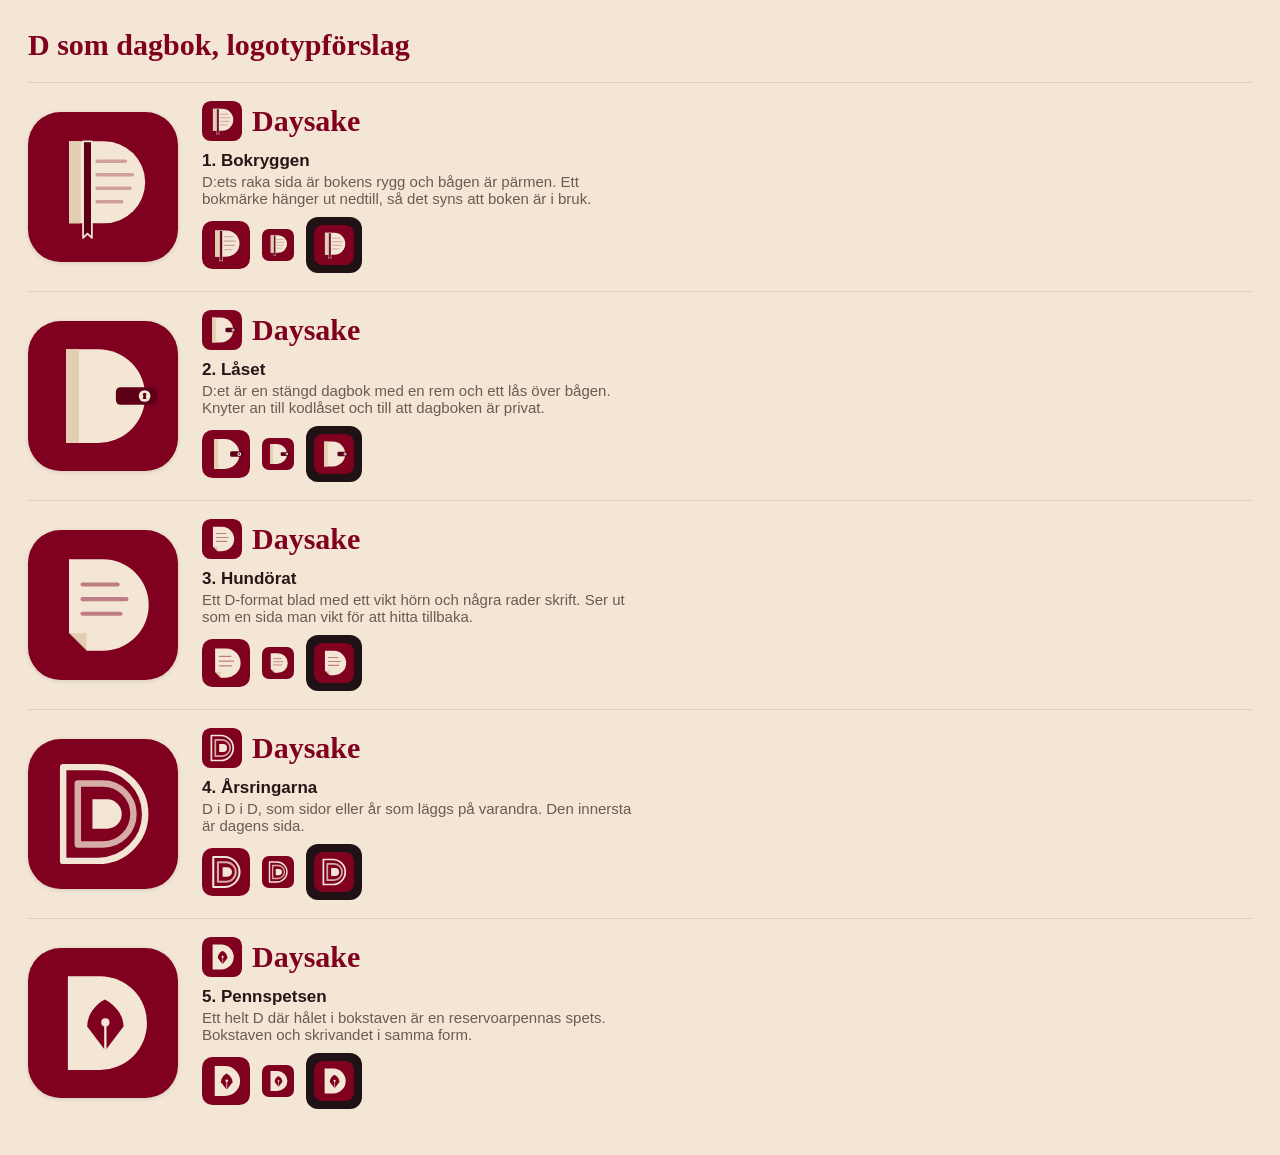
<file: logo-d/ark.html>
<!doctype html><meta charset="utf-8"><style>
body{margin:0;background:#F3E6D5;font-family:-apple-system,"Segoe UI",Roboto,Arial,sans-serif;color:#2a1418;padding:28px}
h1{font-family:Georgia,serif;color:#800020;margin:0 0 20px;font-size:30px}
article{display:flex;gap:24px;align-items:center;padding:18px 0;border-top:1px solid #e0cfbb}
.big svg{width:150px;height:150px;display:block;filter:drop-shadow(0 1px 2px rgb(0 0 0 / .12))}
.word{display:flex;align-items:center;gap:10px;font-family:Georgia,serif;font-size:30px;font-weight:700;color:#800020}
.word svg{width:40px;height:40px;display:block}
h2{font-size:17px;margin:10px 0 2px}
p{margin:0;color:#6e5954;font-size:15px;max-width:440px}
.sizes{display:flex;align-items:center;gap:12px;margin-top:10px}
.s48 svg{width:48px;height:48px;display:block}.s32 svg{width:32px;height:32px;display:block}
.dark{background:#1e1214;padding:8px;border-radius:12px}.dark svg{width:40px;height:40px;display:block}
</style><h1>D som dagbok, logotypförslag</h1>
<article>
  <div class="big"><svg xmlns="http://www.w3.org/2000/svg" viewBox="0 0 512 512"><rect width="512" height="512" rx="112" fill="#800020"/>
      <path d="M140 100h120a140 140 0 0 1 0 280H140z" fill="#F3E6D5"/>
      <rect x="140" y="100" width="40" height="280" fill="#e3cdb3"/>
      <path d="M236 168h96M236 214h120M236 260h112M236 306h84" stroke="#800020" stroke-width="12" stroke-linecap="round" opacity=".3"/>
      <path d="M188 100h30v330l-15-15-15 15z" fill="#5c0017" stroke="#F3E6D5" stroke-width="6" stroke-linejoin="round"/></svg></div>
  <div class="info">
    <div class="word"><span class="small"><svg xmlns="http://www.w3.org/2000/svg" viewBox="0 0 512 512"><rect width="512" height="512" rx="112" fill="#800020"/>
      <path d="M140 100h120a140 140 0 0 1 0 280H140z" fill="#F3E6D5"/>
      <rect x="140" y="100" width="40" height="280" fill="#e3cdb3"/>
      <path d="M236 168h96M236 214h120M236 260h112M236 306h84" stroke="#800020" stroke-width="12" stroke-linecap="round" opacity=".3"/>
      <path d="M188 100h30v330l-15-15-15 15z" fill="#5c0017" stroke="#F3E6D5" stroke-width="6" stroke-linejoin="round"/></svg></span><span>Daysake</span></div>
    <h2>1. Bokryggen</h2>
    <p>D:ets raka sida är bokens rygg och bågen är pärmen. Ett bokmärke hänger ut nedtill, så det syns att boken är i bruk.</p>
    <div class="sizes"><span class="s48"><svg xmlns="http://www.w3.org/2000/svg" viewBox="0 0 512 512"><rect width="512" height="512" rx="112" fill="#800020"/>
      <path d="M140 100h120a140 140 0 0 1 0 280H140z" fill="#F3E6D5"/>
      <rect x="140" y="100" width="40" height="280" fill="#e3cdb3"/>
      <path d="M236 168h96M236 214h120M236 260h112M236 306h84" stroke="#800020" stroke-width="12" stroke-linecap="round" opacity=".3"/>
      <path d="M188 100h30v330l-15-15-15 15z" fill="#5c0017" stroke="#F3E6D5" stroke-width="6" stroke-linejoin="round"/></svg></span><span class="s32"><svg xmlns="http://www.w3.org/2000/svg" viewBox="0 0 512 512"><rect width="512" height="512" rx="112" fill="#800020"/>
      <path d="M140 100h120a140 140 0 0 1 0 280H140z" fill="#F3E6D5"/>
      <rect x="140" y="100" width="40" height="280" fill="#e3cdb3"/>
      <path d="M236 168h96M236 214h120M236 260h112M236 306h84" stroke="#800020" stroke-width="12" stroke-linecap="round" opacity=".3"/>
      <path d="M188 100h30v330l-15-15-15 15z" fill="#5c0017" stroke="#F3E6D5" stroke-width="6" stroke-linejoin="round"/></svg></span><span class="dark"><svg xmlns="http://www.w3.org/2000/svg" viewBox="0 0 512 512"><rect width="512" height="512" rx="112" fill="#800020"/>
      <path d="M140 100h120a140 140 0 0 1 0 280H140z" fill="#F3E6D5"/>
      <rect x="140" y="100" width="40" height="280" fill="#e3cdb3"/>
      <path d="M236 168h96M236 214h120M236 260h112M236 306h84" stroke="#800020" stroke-width="12" stroke-linecap="round" opacity=".3"/>
      <path d="M188 100h30v330l-15-15-15 15z" fill="#5c0017" stroke="#F3E6D5" stroke-width="6" stroke-linejoin="round"/></svg></span></div>
  </div>
</article>
<article>
  <div class="big"><svg xmlns="http://www.w3.org/2000/svg" viewBox="0 0 512 512"><rect width="512" height="512" rx="112" fill="#800020"/>
      <path d="M130 96h110a160 160 0 0 1 0 320H130z" fill="#F3E6D5"/>
      <rect x="130" y="96" width="44" height="320" fill="#e3cdb3"/>
      <rect x="300" y="226" width="140" height="60" rx="16" fill="#5c0017"/>
      <circle cx="398" cy="256" r="20" fill="#F3E6D5"/>
      <circle cx="398" cy="251" r="6" fill="#5c0017"/>
      <path d="M394 254h8l2 12h-12z" fill="#5c0017"/></svg></div>
  <div class="info">
    <div class="word"><span class="small"><svg xmlns="http://www.w3.org/2000/svg" viewBox="0 0 512 512"><rect width="512" height="512" rx="112" fill="#800020"/>
      <path d="M130 96h110a160 160 0 0 1 0 320H130z" fill="#F3E6D5"/>
      <rect x="130" y="96" width="44" height="320" fill="#e3cdb3"/>
      <rect x="300" y="226" width="140" height="60" rx="16" fill="#5c0017"/>
      <circle cx="398" cy="256" r="20" fill="#F3E6D5"/>
      <circle cx="398" cy="251" r="6" fill="#5c0017"/>
      <path d="M394 254h8l2 12h-12z" fill="#5c0017"/></svg></span><span>Daysake</span></div>
    <h2>2. Låset</h2>
    <p>D:et är en stängd dagbok med en rem och ett lås över bågen. Knyter an till kodlåset och till att dagboken är privat.</p>
    <div class="sizes"><span class="s48"><svg xmlns="http://www.w3.org/2000/svg" viewBox="0 0 512 512"><rect width="512" height="512" rx="112" fill="#800020"/>
      <path d="M130 96h110a160 160 0 0 1 0 320H130z" fill="#F3E6D5"/>
      <rect x="130" y="96" width="44" height="320" fill="#e3cdb3"/>
      <rect x="300" y="226" width="140" height="60" rx="16" fill="#5c0017"/>
      <circle cx="398" cy="256" r="20" fill="#F3E6D5"/>
      <circle cx="398" cy="251" r="6" fill="#5c0017"/>
      <path d="M394 254h8l2 12h-12z" fill="#5c0017"/></svg></span><span class="s32"><svg xmlns="http://www.w3.org/2000/svg" viewBox="0 0 512 512"><rect width="512" height="512" rx="112" fill="#800020"/>
      <path d="M130 96h110a160 160 0 0 1 0 320H130z" fill="#F3E6D5"/>
      <rect x="130" y="96" width="44" height="320" fill="#e3cdb3"/>
      <rect x="300" y="226" width="140" height="60" rx="16" fill="#5c0017"/>
      <circle cx="398" cy="256" r="20" fill="#F3E6D5"/>
      <circle cx="398" cy="251" r="6" fill="#5c0017"/>
      <path d="M394 254h8l2 12h-12z" fill="#5c0017"/></svg></span><span class="dark"><svg xmlns="http://www.w3.org/2000/svg" viewBox="0 0 512 512"><rect width="512" height="512" rx="112" fill="#800020"/>
      <path d="M130 96h110a160 160 0 0 1 0 320H130z" fill="#F3E6D5"/>
      <rect x="130" y="96" width="44" height="320" fill="#e3cdb3"/>
      <rect x="300" y="226" width="140" height="60" rx="16" fill="#5c0017"/>
      <circle cx="398" cy="256" r="20" fill="#F3E6D5"/>
      <circle cx="398" cy="251" r="6" fill="#5c0017"/>
      <path d="M394 254h8l2 12h-12z" fill="#5c0017"/></svg></span></div>
  </div>
</article>
<article>
  <div class="big"><svg xmlns="http://www.w3.org/2000/svg" viewBox="0 0 512 512"><rect width="512" height="512" rx="112" fill="#800020"/>
      <path d="M140 100h116a156 156 0 0 1 0 312H200l-60-60z" fill="#F3E6D5"/>
      <path d="M140 352h60v60z" fill="#e3cdb3"/>
      <path d="M140 352l60 60" stroke="#5c0017" stroke-width="4" opacity=".4"/>
      <path d="M186 186h120M186 236h150M186 286h130" stroke="#800020" stroke-width="14" stroke-linecap="round" opacity=".45"/></svg></div>
  <div class="info">
    <div class="word"><span class="small"><svg xmlns="http://www.w3.org/2000/svg" viewBox="0 0 512 512"><rect width="512" height="512" rx="112" fill="#800020"/>
      <path d="M140 100h116a156 156 0 0 1 0 312H200l-60-60z" fill="#F3E6D5"/>
      <path d="M140 352h60v60z" fill="#e3cdb3"/>
      <path d="M140 352l60 60" stroke="#5c0017" stroke-width="4" opacity=".4"/>
      <path d="M186 186h120M186 236h150M186 286h130" stroke="#800020" stroke-width="14" stroke-linecap="round" opacity=".45"/></svg></span><span>Daysake</span></div>
    <h2>3. Hundörat</h2>
    <p>Ett D-format blad med ett vikt hörn och några rader skrift. Ser ut som en sida man vikt för att hitta tillbaka.</p>
    <div class="sizes"><span class="s48"><svg xmlns="http://www.w3.org/2000/svg" viewBox="0 0 512 512"><rect width="512" height="512" rx="112" fill="#800020"/>
      <path d="M140 100h116a156 156 0 0 1 0 312H200l-60-60z" fill="#F3E6D5"/>
      <path d="M140 352h60v60z" fill="#e3cdb3"/>
      <path d="M140 352l60 60" stroke="#5c0017" stroke-width="4" opacity=".4"/>
      <path d="M186 186h120M186 236h150M186 286h130" stroke="#800020" stroke-width="14" stroke-linecap="round" opacity=".45"/></svg></span><span class="s32"><svg xmlns="http://www.w3.org/2000/svg" viewBox="0 0 512 512"><rect width="512" height="512" rx="112" fill="#800020"/>
      <path d="M140 100h116a156 156 0 0 1 0 312H200l-60-60z" fill="#F3E6D5"/>
      <path d="M140 352h60v60z" fill="#e3cdb3"/>
      <path d="M140 352l60 60" stroke="#5c0017" stroke-width="4" opacity=".4"/>
      <path d="M186 186h120M186 236h150M186 286h130" stroke="#800020" stroke-width="14" stroke-linecap="round" opacity=".45"/></svg></span><span class="dark"><svg xmlns="http://www.w3.org/2000/svg" viewBox="0 0 512 512"><rect width="512" height="512" rx="112" fill="#800020"/>
      <path d="M140 100h116a156 156 0 0 1 0 312H200l-60-60z" fill="#F3E6D5"/>
      <path d="M140 352h60v60z" fill="#e3cdb3"/>
      <path d="M140 352l60 60" stroke="#5c0017" stroke-width="4" opacity=".4"/>
      <path d="M186 186h120M186 236h150M186 286h130" stroke="#800020" stroke-width="14" stroke-linecap="round" opacity=".45"/></svg></span></div>
  </div>
</article>
<article>
  <div class="big"><svg xmlns="http://www.w3.org/2000/svg" viewBox="0 0 512 512"><rect width="512" height="512" rx="112" fill="#800020"/>
      <path d="M120 96h120a160 160 0 0 1 0 320H120z" fill="none" stroke="#F3E6D5" stroke-width="22" stroke-linejoin="round"/>
      <path d="M170 152h86a104 104 0 0 1 0 208H170z" fill="none" stroke="#F3E6D5" stroke-width="22" stroke-linejoin="round" opacity=".75"/>
      <path d="M220 206h50a50 50 0 0 1 0 100H220z" fill="#F3E6D5"/></svg></div>
  <div class="info">
    <div class="word"><span class="small"><svg xmlns="http://www.w3.org/2000/svg" viewBox="0 0 512 512"><rect width="512" height="512" rx="112" fill="#800020"/>
      <path d="M120 96h120a160 160 0 0 1 0 320H120z" fill="none" stroke="#F3E6D5" stroke-width="22" stroke-linejoin="round"/>
      <path d="M170 152h86a104 104 0 0 1 0 208H170z" fill="none" stroke="#F3E6D5" stroke-width="22" stroke-linejoin="round" opacity=".75"/>
      <path d="M220 206h50a50 50 0 0 1 0 100H220z" fill="#F3E6D5"/></svg></span><span>Daysake</span></div>
    <h2>4. Årsringarna</h2>
    <p>D i D i D, som sidor eller år som läggs på varandra. Den innersta är dagens sida.</p>
    <div class="sizes"><span class="s48"><svg xmlns="http://www.w3.org/2000/svg" viewBox="0 0 512 512"><rect width="512" height="512" rx="112" fill="#800020"/>
      <path d="M120 96h120a160 160 0 0 1 0 320H120z" fill="none" stroke="#F3E6D5" stroke-width="22" stroke-linejoin="round"/>
      <path d="M170 152h86a104 104 0 0 1 0 208H170z" fill="none" stroke="#F3E6D5" stroke-width="22" stroke-linejoin="round" opacity=".75"/>
      <path d="M220 206h50a50 50 0 0 1 0 100H220z" fill="#F3E6D5"/></svg></span><span class="s32"><svg xmlns="http://www.w3.org/2000/svg" viewBox="0 0 512 512"><rect width="512" height="512" rx="112" fill="#800020"/>
      <path d="M120 96h120a160 160 0 0 1 0 320H120z" fill="none" stroke="#F3E6D5" stroke-width="22" stroke-linejoin="round"/>
      <path d="M170 152h86a104 104 0 0 1 0 208H170z" fill="none" stroke="#F3E6D5" stroke-width="22" stroke-linejoin="round" opacity=".75"/>
      <path d="M220 206h50a50 50 0 0 1 0 100H220z" fill="#F3E6D5"/></svg></span><span class="dark"><svg xmlns="http://www.w3.org/2000/svg" viewBox="0 0 512 512"><rect width="512" height="512" rx="112" fill="#800020"/>
      <path d="M120 96h120a160 160 0 0 1 0 320H120z" fill="none" stroke="#F3E6D5" stroke-width="22" stroke-linejoin="round"/>
      <path d="M170 152h86a104 104 0 0 1 0 208H170z" fill="none" stroke="#F3E6D5" stroke-width="22" stroke-linejoin="round" opacity=".75"/>
      <path d="M220 206h50a50 50 0 0 1 0 100H220z" fill="#F3E6D5"/></svg></span></div>
  </div>
</article>
<article>
  <div class="big"><svg xmlns="http://www.w3.org/2000/svg" viewBox="0 0 512 512"><rect width="512" height="512" rx="112" fill="#800020"/>
      <path d="M136 96h110a160 160 0 0 1 0 320H136z" fill="#F3E6D5"/>
      <path d="M262 176c42 22 64 58 64 92l-62 82-62-82c0-34 20-70 60-92z" fill="#800020"/>
      <path d="M264 262v86" stroke="#F3E6D5" stroke-width="8" stroke-linecap="round"/>
      <circle cx="264" cy="254" r="14" fill="#F3E6D5"/></svg></div>
  <div class="info">
    <div class="word"><span class="small"><svg xmlns="http://www.w3.org/2000/svg" viewBox="0 0 512 512"><rect width="512" height="512" rx="112" fill="#800020"/>
      <path d="M136 96h110a160 160 0 0 1 0 320H136z" fill="#F3E6D5"/>
      <path d="M262 176c42 22 64 58 64 92l-62 82-62-82c0-34 20-70 60-92z" fill="#800020"/>
      <path d="M264 262v86" stroke="#F3E6D5" stroke-width="8" stroke-linecap="round"/>
      <circle cx="264" cy="254" r="14" fill="#F3E6D5"/></svg></span><span>Daysake</span></div>
    <h2>5. Pennspetsen</h2>
    <p>Ett helt D där hålet i bokstaven är en reservoarpennas spets. Bokstaven och skrivandet i samma form.</p>
    <div class="sizes"><span class="s48"><svg xmlns="http://www.w3.org/2000/svg" viewBox="0 0 512 512"><rect width="512" height="512" rx="112" fill="#800020"/>
      <path d="M136 96h110a160 160 0 0 1 0 320H136z" fill="#F3E6D5"/>
      <path d="M262 176c42 22 64 58 64 92l-62 82-62-82c0-34 20-70 60-92z" fill="#800020"/>
      <path d="M264 262v86" stroke="#F3E6D5" stroke-width="8" stroke-linecap="round"/>
      <circle cx="264" cy="254" r="14" fill="#F3E6D5"/></svg></span><span class="s32"><svg xmlns="http://www.w3.org/2000/svg" viewBox="0 0 512 512"><rect width="512" height="512" rx="112" fill="#800020"/>
      <path d="M136 96h110a160 160 0 0 1 0 320H136z" fill="#F3E6D5"/>
      <path d="M262 176c42 22 64 58 64 92l-62 82-62-82c0-34 20-70 60-92z" fill="#800020"/>
      <path d="M264 262v86" stroke="#F3E6D5" stroke-width="8" stroke-linecap="round"/>
      <circle cx="264" cy="254" r="14" fill="#F3E6D5"/></svg></span><span class="dark"><svg xmlns="http://www.w3.org/2000/svg" viewBox="0 0 512 512"><rect width="512" height="512" rx="112" fill="#800020"/>
      <path d="M136 96h110a160 160 0 0 1 0 320H136z" fill="#F3E6D5"/>
      <path d="M262 176c42 22 64 58 64 92l-62 82-62-82c0-34 20-70 60-92z" fill="#800020"/>
      <path d="M264 262v86" stroke="#F3E6D5" stroke-width="8" stroke-linecap="round"/>
      <circle cx="264" cy="254" r="14" fill="#F3E6D5"/></svg></span></div>
  </div>
</article>
</file>
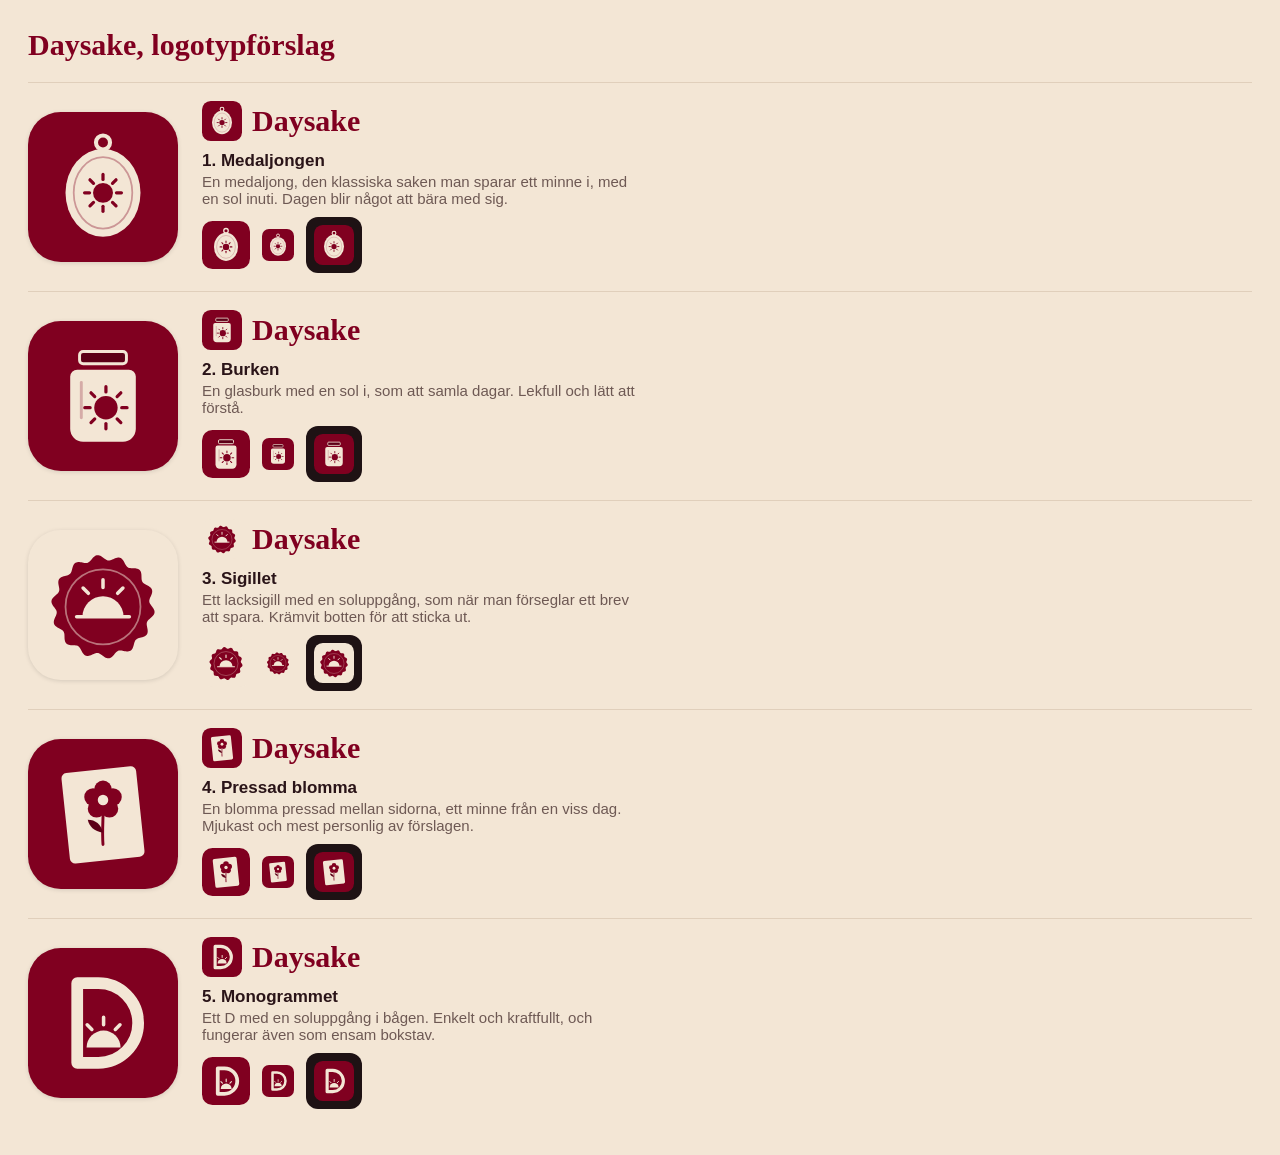
<file: logo-daysake/ark.html>
<!doctype html><meta charset="utf-8"><style>
body{margin:0;background:#F3E6D5;font-family:-apple-system,"Segoe UI",Roboto,Arial,sans-serif;color:#2a1418;padding:28px}
h1{font-family:Georgia,serif;color:#800020;margin:0 0 20px;font-size:30px}
article{display:flex;gap:24px;align-items:center;padding:18px 0;border-top:1px solid #e0cfbb}
.big svg{width:150px;height:150px;display:block;filter:drop-shadow(0 1px 2px rgb(0 0 0 / .12))}
.word{display:flex;align-items:center;gap:10px;font-family:Georgia,serif;font-size:30px;font-weight:700;color:#800020}
.word svg{width:40px;height:40px;display:block}
h2{font-size:17px;margin:10px 0 2px}
p{margin:0;color:#6e5954;font-size:15px;max-width:440px}
.sizes{display:flex;align-items:center;gap:12px;margin-top:10px}
.s48 svg{width:48px;height:48px;display:block}.s32 svg{width:32px;height:32px;display:block}
.dark{background:#1e1214;padding:8px;border-radius:12px}.dark svg{width:40px;height:40px;display:block}
</style><h1>Daysake, logotypförslag</h1>
<article>
  <div class="big"><svg xmlns="http://www.w3.org/2000/svg" viewBox="0 0 512 512"><rect width="512" height="512" rx="112" fill="#800020"/>
      <circle cx="256" cy="104" r="24" fill="none" stroke="#F3E6D5" stroke-width="14"/>
      <ellipse cx="256" cy="276" rx="128" ry="150" fill="#F3E6D5"/>
      <ellipse cx="256" cy="276" rx="100" ry="122" fill="none" stroke="#800020" stroke-width="6" opacity=".35"/>
      <circle cx="256" cy="276" r="34" fill="#800020"/><line x1="301.9" y1="276" x2="318.9" y2="276" stroke="#800020" stroke-width="11" stroke-linecap="round"/><line x1="288.4562012564625" y1="308.4562012564625" x2="300.47701653663387" y2="320.47701653663387" stroke="#800020" stroke-width="11" stroke-linecap="round"/><line x1="256" y1="321.9" x2="256" y2="338.9" stroke="#800020" stroke-width="11" stroke-linecap="round"/><line x1="223.54379874353748" y1="308.4562012564625" x2="211.52298346336616" y2="320.47701653663387" stroke="#800020" stroke-width="11" stroke-linecap="round"/><line x1="210.1" y1="276" x2="193.1" y2="276" stroke="#800020" stroke-width="11" stroke-linecap="round"/><line x1="223.54379874353745" y1="243.54379874353748" x2="211.52298346336613" y2="231.52298346336616" stroke="#800020" stroke-width="11" stroke-linecap="round"/><line x1="256" y1="230.1" x2="256" y2="213.1" stroke="#800020" stroke-width="11" stroke-linecap="round"/><line x1="288.4562012564625" y1="243.54379874353745" x2="300.4770165366338" y2="231.52298346336613" stroke="#800020" stroke-width="11" stroke-linecap="round"/></svg></div>
  <div class="info">
    <div class="word"><span class="small"><svg xmlns="http://www.w3.org/2000/svg" viewBox="0 0 512 512"><rect width="512" height="512" rx="112" fill="#800020"/>
      <circle cx="256" cy="104" r="24" fill="none" stroke="#F3E6D5" stroke-width="14"/>
      <ellipse cx="256" cy="276" rx="128" ry="150" fill="#F3E6D5"/>
      <ellipse cx="256" cy="276" rx="100" ry="122" fill="none" stroke="#800020" stroke-width="6" opacity=".35"/>
      <circle cx="256" cy="276" r="34" fill="#800020"/><line x1="301.9" y1="276" x2="318.9" y2="276" stroke="#800020" stroke-width="11" stroke-linecap="round"/><line x1="288.4562012564625" y1="308.4562012564625" x2="300.47701653663387" y2="320.47701653663387" stroke="#800020" stroke-width="11" stroke-linecap="round"/><line x1="256" y1="321.9" x2="256" y2="338.9" stroke="#800020" stroke-width="11" stroke-linecap="round"/><line x1="223.54379874353748" y1="308.4562012564625" x2="211.52298346336616" y2="320.47701653663387" stroke="#800020" stroke-width="11" stroke-linecap="round"/><line x1="210.1" y1="276" x2="193.1" y2="276" stroke="#800020" stroke-width="11" stroke-linecap="round"/><line x1="223.54379874353745" y1="243.54379874353748" x2="211.52298346336613" y2="231.52298346336616" stroke="#800020" stroke-width="11" stroke-linecap="round"/><line x1="256" y1="230.1" x2="256" y2="213.1" stroke="#800020" stroke-width="11" stroke-linecap="round"/><line x1="288.4562012564625" y1="243.54379874353745" x2="300.4770165366338" y2="231.52298346336613" stroke="#800020" stroke-width="11" stroke-linecap="round"/></svg></span><span>Daysake</span></div>
    <h2>1. Medaljongen</h2>
    <p>En medaljong, den klassiska saken man sparar ett minne i, med en sol inuti. Dagen blir något att bära med sig.</p>
    <div class="sizes"><span class="s48"><svg xmlns="http://www.w3.org/2000/svg" viewBox="0 0 512 512"><rect width="512" height="512" rx="112" fill="#800020"/>
      <circle cx="256" cy="104" r="24" fill="none" stroke="#F3E6D5" stroke-width="14"/>
      <ellipse cx="256" cy="276" rx="128" ry="150" fill="#F3E6D5"/>
      <ellipse cx="256" cy="276" rx="100" ry="122" fill="none" stroke="#800020" stroke-width="6" opacity=".35"/>
      <circle cx="256" cy="276" r="34" fill="#800020"/><line x1="301.9" y1="276" x2="318.9" y2="276" stroke="#800020" stroke-width="11" stroke-linecap="round"/><line x1="288.4562012564625" y1="308.4562012564625" x2="300.47701653663387" y2="320.47701653663387" stroke="#800020" stroke-width="11" stroke-linecap="round"/><line x1="256" y1="321.9" x2="256" y2="338.9" stroke="#800020" stroke-width="11" stroke-linecap="round"/><line x1="223.54379874353748" y1="308.4562012564625" x2="211.52298346336616" y2="320.47701653663387" stroke="#800020" stroke-width="11" stroke-linecap="round"/><line x1="210.1" y1="276" x2="193.1" y2="276" stroke="#800020" stroke-width="11" stroke-linecap="round"/><line x1="223.54379874353745" y1="243.54379874353748" x2="211.52298346336613" y2="231.52298346336616" stroke="#800020" stroke-width="11" stroke-linecap="round"/><line x1="256" y1="230.1" x2="256" y2="213.1" stroke="#800020" stroke-width="11" stroke-linecap="round"/><line x1="288.4562012564625" y1="243.54379874353745" x2="300.4770165366338" y2="231.52298346336613" stroke="#800020" stroke-width="11" stroke-linecap="round"/></svg></span><span class="s32"><svg xmlns="http://www.w3.org/2000/svg" viewBox="0 0 512 512"><rect width="512" height="512" rx="112" fill="#800020"/>
      <circle cx="256" cy="104" r="24" fill="none" stroke="#F3E6D5" stroke-width="14"/>
      <ellipse cx="256" cy="276" rx="128" ry="150" fill="#F3E6D5"/>
      <ellipse cx="256" cy="276" rx="100" ry="122" fill="none" stroke="#800020" stroke-width="6" opacity=".35"/>
      <circle cx="256" cy="276" r="34" fill="#800020"/><line x1="301.9" y1="276" x2="318.9" y2="276" stroke="#800020" stroke-width="11" stroke-linecap="round"/><line x1="288.4562012564625" y1="308.4562012564625" x2="300.47701653663387" y2="320.47701653663387" stroke="#800020" stroke-width="11" stroke-linecap="round"/><line x1="256" y1="321.9" x2="256" y2="338.9" stroke="#800020" stroke-width="11" stroke-linecap="round"/><line x1="223.54379874353748" y1="308.4562012564625" x2="211.52298346336616" y2="320.47701653663387" stroke="#800020" stroke-width="11" stroke-linecap="round"/><line x1="210.1" y1="276" x2="193.1" y2="276" stroke="#800020" stroke-width="11" stroke-linecap="round"/><line x1="223.54379874353745" y1="243.54379874353748" x2="211.52298346336613" y2="231.52298346336616" stroke="#800020" stroke-width="11" stroke-linecap="round"/><line x1="256" y1="230.1" x2="256" y2="213.1" stroke="#800020" stroke-width="11" stroke-linecap="round"/><line x1="288.4562012564625" y1="243.54379874353745" x2="300.4770165366338" y2="231.52298346336613" stroke="#800020" stroke-width="11" stroke-linecap="round"/></svg></span><span class="dark"><svg xmlns="http://www.w3.org/2000/svg" viewBox="0 0 512 512"><rect width="512" height="512" rx="112" fill="#800020"/>
      <circle cx="256" cy="104" r="24" fill="none" stroke="#F3E6D5" stroke-width="14"/>
      <ellipse cx="256" cy="276" rx="128" ry="150" fill="#F3E6D5"/>
      <ellipse cx="256" cy="276" rx="100" ry="122" fill="none" stroke="#800020" stroke-width="6" opacity=".35"/>
      <circle cx="256" cy="276" r="34" fill="#800020"/><line x1="301.9" y1="276" x2="318.9" y2="276" stroke="#800020" stroke-width="11" stroke-linecap="round"/><line x1="288.4562012564625" y1="308.4562012564625" x2="300.47701653663387" y2="320.47701653663387" stroke="#800020" stroke-width="11" stroke-linecap="round"/><line x1="256" y1="321.9" x2="256" y2="338.9" stroke="#800020" stroke-width="11" stroke-linecap="round"/><line x1="223.54379874353748" y1="308.4562012564625" x2="211.52298346336616" y2="320.47701653663387" stroke="#800020" stroke-width="11" stroke-linecap="round"/><line x1="210.1" y1="276" x2="193.1" y2="276" stroke="#800020" stroke-width="11" stroke-linecap="round"/><line x1="223.54379874353745" y1="243.54379874353748" x2="211.52298346336613" y2="231.52298346336616" stroke="#800020" stroke-width="11" stroke-linecap="round"/><line x1="256" y1="230.1" x2="256" y2="213.1" stroke="#800020" stroke-width="11" stroke-linecap="round"/><line x1="288.4562012564625" y1="243.54379874353745" x2="300.4770165366338" y2="231.52298346336613" stroke="#800020" stroke-width="11" stroke-linecap="round"/></svg></span></div>
  </div>
</article>
<article>
  <div class="big"><svg xmlns="http://www.w3.org/2000/svg" viewBox="0 0 512 512"><rect width="512" height="512" rx="112" fill="#800020"/>
      <rect x="176" y="104" width="160" height="42" rx="12" fill="#5c0017" stroke="#F3E6D5" stroke-width="10"/>
      <path d="M168 166h176a24 24 0 0 1 24 24v178a44 44 0 0 1-44 44H188a44 44 0 0 1-44-44V190a24 24 0 0 1 24-24z" fill="#F3E6D5"/>
      <path d="M182 210v120" stroke="#800020" stroke-width="10" stroke-linecap="round" opacity=".25"/>
      <circle cx="266" cy="296" r="40" fill="#800020"/><line x1="320" y1="296" x2="338" y2="296" stroke="#800020" stroke-width="11" stroke-linecap="round"/><line x1="304.1837661840736" y1="334.18376618407353" x2="316.91168824543144" y2="346.91168824543144" stroke="#800020" stroke-width="11" stroke-linecap="round"/><line x1="266" y1="350" x2="266" y2="368" stroke="#800020" stroke-width="11" stroke-linecap="round"/><line x1="227.81623381592644" y1="334.1837661840736" x2="215.08831175456856" y2="346.91168824543144" stroke="#800020" stroke-width="11" stroke-linecap="round"/><line x1="212" y1="296" x2="194" y2="296" stroke="#800020" stroke-width="11" stroke-linecap="round"/><line x1="227.8162338159264" y1="257.81623381592647" x2="215.08831175456856" y2="245.08831175456856" stroke="#800020" stroke-width="11" stroke-linecap="round"/><line x1="266" y1="242" x2="266" y2="224" stroke="#800020" stroke-width="11" stroke-linecap="round"/><line x1="304.18376618407353" y1="257.8162338159264" x2="316.9116882454314" y2="245.08831175456856" stroke="#800020" stroke-width="11" stroke-linecap="round"/></svg></div>
  <div class="info">
    <div class="word"><span class="small"><svg xmlns="http://www.w3.org/2000/svg" viewBox="0 0 512 512"><rect width="512" height="512" rx="112" fill="#800020"/>
      <rect x="176" y="104" width="160" height="42" rx="12" fill="#5c0017" stroke="#F3E6D5" stroke-width="10"/>
      <path d="M168 166h176a24 24 0 0 1 24 24v178a44 44 0 0 1-44 44H188a44 44 0 0 1-44-44V190a24 24 0 0 1 24-24z" fill="#F3E6D5"/>
      <path d="M182 210v120" stroke="#800020" stroke-width="10" stroke-linecap="round" opacity=".25"/>
      <circle cx="266" cy="296" r="40" fill="#800020"/><line x1="320" y1="296" x2="338" y2="296" stroke="#800020" stroke-width="11" stroke-linecap="round"/><line x1="304.1837661840736" y1="334.18376618407353" x2="316.91168824543144" y2="346.91168824543144" stroke="#800020" stroke-width="11" stroke-linecap="round"/><line x1="266" y1="350" x2="266" y2="368" stroke="#800020" stroke-width="11" stroke-linecap="round"/><line x1="227.81623381592644" y1="334.1837661840736" x2="215.08831175456856" y2="346.91168824543144" stroke="#800020" stroke-width="11" stroke-linecap="round"/><line x1="212" y1="296" x2="194" y2="296" stroke="#800020" stroke-width="11" stroke-linecap="round"/><line x1="227.8162338159264" y1="257.81623381592647" x2="215.08831175456856" y2="245.08831175456856" stroke="#800020" stroke-width="11" stroke-linecap="round"/><line x1="266" y1="242" x2="266" y2="224" stroke="#800020" stroke-width="11" stroke-linecap="round"/><line x1="304.18376618407353" y1="257.8162338159264" x2="316.9116882454314" y2="245.08831175456856" stroke="#800020" stroke-width="11" stroke-linecap="round"/></svg></span><span>Daysake</span></div>
    <h2>2. Burken</h2>
    <p>En glasburk med en sol i, som att samla dagar. Lekfull och lätt att förstå.</p>
    <div class="sizes"><span class="s48"><svg xmlns="http://www.w3.org/2000/svg" viewBox="0 0 512 512"><rect width="512" height="512" rx="112" fill="#800020"/>
      <rect x="176" y="104" width="160" height="42" rx="12" fill="#5c0017" stroke="#F3E6D5" stroke-width="10"/>
      <path d="M168 166h176a24 24 0 0 1 24 24v178a44 44 0 0 1-44 44H188a44 44 0 0 1-44-44V190a24 24 0 0 1 24-24z" fill="#F3E6D5"/>
      <path d="M182 210v120" stroke="#800020" stroke-width="10" stroke-linecap="round" opacity=".25"/>
      <circle cx="266" cy="296" r="40" fill="#800020"/><line x1="320" y1="296" x2="338" y2="296" stroke="#800020" stroke-width="11" stroke-linecap="round"/><line x1="304.1837661840736" y1="334.18376618407353" x2="316.91168824543144" y2="346.91168824543144" stroke="#800020" stroke-width="11" stroke-linecap="round"/><line x1="266" y1="350" x2="266" y2="368" stroke="#800020" stroke-width="11" stroke-linecap="round"/><line x1="227.81623381592644" y1="334.1837661840736" x2="215.08831175456856" y2="346.91168824543144" stroke="#800020" stroke-width="11" stroke-linecap="round"/><line x1="212" y1="296" x2="194" y2="296" stroke="#800020" stroke-width="11" stroke-linecap="round"/><line x1="227.8162338159264" y1="257.81623381592647" x2="215.08831175456856" y2="245.08831175456856" stroke="#800020" stroke-width="11" stroke-linecap="round"/><line x1="266" y1="242" x2="266" y2="224" stroke="#800020" stroke-width="11" stroke-linecap="round"/><line x1="304.18376618407353" y1="257.8162338159264" x2="316.9116882454314" y2="245.08831175456856" stroke="#800020" stroke-width="11" stroke-linecap="round"/></svg></span><span class="s32"><svg xmlns="http://www.w3.org/2000/svg" viewBox="0 0 512 512"><rect width="512" height="512" rx="112" fill="#800020"/>
      <rect x="176" y="104" width="160" height="42" rx="12" fill="#5c0017" stroke="#F3E6D5" stroke-width="10"/>
      <path d="M168 166h176a24 24 0 0 1 24 24v178a44 44 0 0 1-44 44H188a44 44 0 0 1-44-44V190a24 24 0 0 1 24-24z" fill="#F3E6D5"/>
      <path d="M182 210v120" stroke="#800020" stroke-width="10" stroke-linecap="round" opacity=".25"/>
      <circle cx="266" cy="296" r="40" fill="#800020"/><line x1="320" y1="296" x2="338" y2="296" stroke="#800020" stroke-width="11" stroke-linecap="round"/><line x1="304.1837661840736" y1="334.18376618407353" x2="316.91168824543144" y2="346.91168824543144" stroke="#800020" stroke-width="11" stroke-linecap="round"/><line x1="266" y1="350" x2="266" y2="368" stroke="#800020" stroke-width="11" stroke-linecap="round"/><line x1="227.81623381592644" y1="334.1837661840736" x2="215.08831175456856" y2="346.91168824543144" stroke="#800020" stroke-width="11" stroke-linecap="round"/><line x1="212" y1="296" x2="194" y2="296" stroke="#800020" stroke-width="11" stroke-linecap="round"/><line x1="227.8162338159264" y1="257.81623381592647" x2="215.08831175456856" y2="245.08831175456856" stroke="#800020" stroke-width="11" stroke-linecap="round"/><line x1="266" y1="242" x2="266" y2="224" stroke="#800020" stroke-width="11" stroke-linecap="round"/><line x1="304.18376618407353" y1="257.8162338159264" x2="316.9116882454314" y2="245.08831175456856" stroke="#800020" stroke-width="11" stroke-linecap="round"/></svg></span><span class="dark"><svg xmlns="http://www.w3.org/2000/svg" viewBox="0 0 512 512"><rect width="512" height="512" rx="112" fill="#800020"/>
      <rect x="176" y="104" width="160" height="42" rx="12" fill="#5c0017" stroke="#F3E6D5" stroke-width="10"/>
      <path d="M168 166h176a24 24 0 0 1 24 24v178a44 44 0 0 1-44 44H188a44 44 0 0 1-44-44V190a24 24 0 0 1 24-24z" fill="#F3E6D5"/>
      <path d="M182 210v120" stroke="#800020" stroke-width="10" stroke-linecap="round" opacity=".25"/>
      <circle cx="266" cy="296" r="40" fill="#800020"/><line x1="320" y1="296" x2="338" y2="296" stroke="#800020" stroke-width="11" stroke-linecap="round"/><line x1="304.1837661840736" y1="334.18376618407353" x2="316.91168824543144" y2="346.91168824543144" stroke="#800020" stroke-width="11" stroke-linecap="round"/><line x1="266" y1="350" x2="266" y2="368" stroke="#800020" stroke-width="11" stroke-linecap="round"/><line x1="227.81623381592644" y1="334.1837661840736" x2="215.08831175456856" y2="346.91168824543144" stroke="#800020" stroke-width="11" stroke-linecap="round"/><line x1="212" y1="296" x2="194" y2="296" stroke="#800020" stroke-width="11" stroke-linecap="round"/><line x1="227.8162338159264" y1="257.81623381592647" x2="215.08831175456856" y2="245.08831175456856" stroke="#800020" stroke-width="11" stroke-linecap="round"/><line x1="266" y1="242" x2="266" y2="224" stroke="#800020" stroke-width="11" stroke-linecap="round"/><line x1="304.18376618407353" y1="257.8162338159264" x2="316.9116882454314" y2="245.08831175456856" stroke="#800020" stroke-width="11" stroke-linecap="round"/></svg></span></div>
  </div>
</article>
<article>
  <div class="big"><svg xmlns="http://www.w3.org/2000/svg" viewBox="0 0 512 512"><rect width="512" height="512" rx="112" fill="#F3E6D5"/>
      <path d="M424.0 262.0L426.2 265.0L428.1 268.0L429.8 271.1L431.0 274.2L431.8 277.4L432.0 280.5L431.6 283.6L430.6 286.5L429.1 289.4L427.1 292.2L424.8 294.8L422.2 297.3L419.4 299.7L416.6 302.0L413.9 304.3L411.5 306.6L409.4 308.9L407.6 311.3L406.4 313.8L405.5 316.4L405.2 319.3L405.2 322.3L405.5 325.5L406.1 328.8L406.8 332.3L407.6 335.9L408.2 339.5L408.5 343.1L408.6 346.6L408.2 349.9L407.4 353.0L406.1 355.8L404.3 358.3L402.0 360.5L399.3 362.3L396.2 363.9L392.9 365.1L389.4 366.2L385.8 367.1L382.3 368.0L379.0 368.9L375.9 369.9L373.1 371.2L370.6 372.6L368.4 374.4L366.6 376.6L365.2 379.1L363.9 381.9L362.9 385.0L362.0 388.3L361.1 391.8L360.2 395.4L359.1 398.9L357.9 402.2L356.3 405.3L354.5 408.0L352.3 410.3L349.8 412.1L347.0 413.4L343.9 414.2L340.6 414.6L337.1 414.5L333.5 414.2L329.9 413.6L326.3 412.8L322.8 412.1L319.5 411.5L316.3 411.2L313.3 411.2L310.4 411.5L307.8 412.4L305.3 413.6L302.9 415.4L300.6 417.5L298.3 419.9L296.0 422.6L293.7 425.4L291.3 428.2L288.8 430.8L286.2 433.1L283.4 435.1L280.5 436.6L277.6 437.6L274.5 438.0L271.4 437.8L268.2 437.0L265.1 435.8L262.0 434.1L259.0 432.2L256.0 430.0L253.1 427.8L250.3 425.7L247.5 423.8L244.8 422.1L242.1 420.9L239.4 420.2L236.6 419.9L233.8 420.1L230.9 420.7L227.8 421.8L224.7 423.0L221.5 424.5L218.1 426.0L214.8 427.4L211.4 428.6L208.0 429.5L204.7 430.0L201.4 429.9L198.4 429.3L195.5 428.2L192.8 426.5L190.4 424.3L188.2 421.7L186.2 418.8L184.3 415.7L182.6 412.4L181.0 409.2L179.4 406.1L177.7 403.3L175.9 400.7L173.9 398.6L171.7 396.8L169.3 395.5L166.6 394.6L163.6 394.0L160.4 393.6L156.9 393.5L153.3 393.4L149.7 393.3L146.0 393.1L142.5 392.6L139.1 391.8L136.0 390.7L133.2 389.1L130.8 387.2L128.9 384.8L127.3 382.0L126.2 378.9L125.4 375.5L124.9 372.0L124.7 368.3L124.6 364.7L124.5 361.1L124.4 357.6L124.0 354.4L123.4 351.4L122.5 348.7L121.2 346.3L119.4 344.1L117.3 342.1L114.7 340.3L111.9 338.6L108.8 337.0L105.6 335.4L102.3 333.7L99.2 331.8L96.3 329.8L93.7 327.6L91.5 325.2L89.8 322.5L88.7 319.6L88.1 316.6L88.0 313.3L88.5 310.0L89.4 306.6L90.6 303.2L92.0 299.9L93.5 296.5L95.0 293.3L96.2 290.2L97.3 287.1L97.9 284.2L98.1 281.4L97.8 278.6L97.1 275.9L95.9 273.2L94.2 270.5L92.3 267.7L90.2 264.9L88.0 262.0L85.8 259.0L83.9 256.0L82.2 252.9L81.0 249.8L80.2 246.6L80.0 243.5L80.4 240.4L81.4 237.5L82.9 234.6L84.9 231.8L87.2 229.2L89.8 226.7L92.6 224.3L95.4 222.0L98.1 219.7L100.5 217.4L102.6 215.1L104.4 212.7L105.6 210.2L106.5 207.6L106.8 204.7L106.8 201.7L106.5 198.5L105.9 195.2L105.2 191.7L104.4 188.1L103.8 184.5L103.5 180.9L103.4 177.4L103.8 174.1L104.6 171.0L105.9 168.2L107.7 165.7L110.0 163.5L112.7 161.7L115.8 160.1L119.1 158.9L122.6 157.8L126.2 156.9L129.7 156.0L133.0 155.1L136.1 154.1L138.9 152.8L141.4 151.4L143.6 149.6L145.4 147.4L146.8 144.9L148.1 142.1L149.1 139.0L150.0 135.7L150.9 132.2L151.8 128.6L152.9 125.1L154.1 121.8L155.7 118.7L157.5 116.0L159.7 113.7L162.2 111.9L165.0 110.6L168.1 109.8L171.4 109.4L174.9 109.5L178.5 109.8L182.1 110.4L185.7 111.2L189.2 111.9L192.5 112.5L195.7 112.8L198.7 112.8L201.6 112.5L204.2 111.6L206.7 110.4L209.1 108.6L211.4 106.5L213.7 104.1L216.0 101.4L218.3 98.6L220.7 95.8L223.2 93.2L225.8 90.9L228.6 88.9L231.5 87.4L234.4 86.4L237.5 86.0L240.6 86.2L243.8 87.0L246.9 88.2L250.0 89.9L253.0 91.8L256.0 94.0L258.9 96.2L261.7 98.3L264.5 100.2L267.2 101.9L269.9 103.1L272.6 103.8L275.4 104.1L278.2 103.9L281.1 103.3L284.2 102.2L287.3 101.0L290.5 99.5L293.9 98.0L297.2 96.6L300.6 95.4L304.0 94.5L307.3 94.0L310.6 94.1L313.6 94.7L316.5 95.8L319.2 97.5L321.6 99.7L323.8 102.3L325.8 105.2L327.7 108.3L329.4 111.6L331.0 114.8L332.6 117.9L334.3 120.7L336.1 123.3L338.1 125.4L340.3 127.2L342.7 128.5L345.4 129.4L348.4 130.0L351.6 130.4L355.1 130.5L358.7 130.6L362.3 130.7L366.0 130.9L369.5 131.4L372.9 132.2L376.0 133.3L378.8 134.9L381.2 136.8L383.1 139.2L384.7 142.0L385.8 145.1L386.6 148.5L387.1 152.0L387.3 155.7L387.4 159.3L387.5 162.9L387.6 166.4L388.0 169.6L388.6 172.6L389.5 175.3L390.8 177.7L392.6 179.9L394.7 181.9L397.3 183.7L400.1 185.4L403.2 187.0L406.4 188.6L409.7 190.3L412.8 192.2L415.7 194.2L418.3 196.4L420.5 198.8L422.2 201.5L423.3 204.4L423.9 207.4L424.0 210.7L423.5 214.0L422.6 217.4L421.4 220.8L420.0 224.1L418.5 227.5L417.0 230.7L415.8 233.8L414.7 236.9L414.1 239.8L413.9 242.6L414.2 245.4L414.9 248.1L416.1 250.8L417.8 253.5L419.7 256.3L421.8 259.1L424.0 262.0Z" fill="#800020"/>
      <circle cx="256" cy="262" r="128" fill="none" stroke="#F3E6D5" stroke-width="6" opacity=".5"/>
      <path d="M186 296a70 70 0 0 1 140 0z" fill="#F3E6D5"/>
      <path d="M166 296h180" stroke="#F3E6D5" stroke-width="12" stroke-linecap="round"/>
      <path d="M256 196v-26M206 216l-18-18M306 216l18-18" stroke="#F3E6D5" stroke-width="12" stroke-linecap="round"/></svg></div>
  <div class="info">
    <div class="word"><span class="small"><svg xmlns="http://www.w3.org/2000/svg" viewBox="0 0 512 512"><rect width="512" height="512" rx="112" fill="#F3E6D5"/>
      <path d="M424.0 262.0L426.2 265.0L428.1 268.0L429.8 271.1L431.0 274.2L431.8 277.4L432.0 280.5L431.6 283.6L430.6 286.5L429.1 289.4L427.1 292.2L424.8 294.8L422.2 297.3L419.4 299.7L416.6 302.0L413.9 304.3L411.5 306.6L409.4 308.9L407.6 311.3L406.4 313.8L405.5 316.4L405.2 319.3L405.2 322.3L405.5 325.5L406.1 328.8L406.8 332.3L407.6 335.9L408.2 339.5L408.5 343.1L408.6 346.6L408.2 349.9L407.4 353.0L406.1 355.8L404.3 358.3L402.0 360.5L399.3 362.3L396.2 363.9L392.9 365.1L389.4 366.2L385.8 367.1L382.3 368.0L379.0 368.9L375.9 369.9L373.1 371.2L370.6 372.6L368.4 374.4L366.6 376.6L365.2 379.1L363.9 381.9L362.9 385.0L362.0 388.3L361.1 391.8L360.2 395.4L359.1 398.9L357.9 402.2L356.3 405.3L354.5 408.0L352.3 410.3L349.8 412.1L347.0 413.4L343.9 414.2L340.6 414.6L337.1 414.5L333.5 414.2L329.9 413.6L326.3 412.8L322.8 412.1L319.5 411.5L316.3 411.2L313.3 411.2L310.4 411.5L307.8 412.4L305.3 413.6L302.9 415.4L300.6 417.5L298.3 419.9L296.0 422.6L293.7 425.4L291.3 428.2L288.8 430.8L286.2 433.1L283.4 435.1L280.5 436.6L277.6 437.6L274.5 438.0L271.4 437.8L268.2 437.0L265.1 435.8L262.0 434.1L259.0 432.2L256.0 430.0L253.1 427.8L250.3 425.7L247.5 423.8L244.8 422.1L242.1 420.9L239.4 420.2L236.6 419.9L233.8 420.1L230.9 420.7L227.8 421.8L224.7 423.0L221.5 424.5L218.1 426.0L214.8 427.4L211.4 428.6L208.0 429.5L204.7 430.0L201.4 429.9L198.4 429.3L195.5 428.2L192.8 426.5L190.4 424.3L188.2 421.7L186.2 418.8L184.3 415.7L182.6 412.4L181.0 409.2L179.4 406.1L177.7 403.3L175.9 400.7L173.9 398.6L171.7 396.8L169.3 395.5L166.6 394.6L163.6 394.0L160.4 393.6L156.9 393.5L153.3 393.4L149.7 393.3L146.0 393.1L142.5 392.6L139.1 391.8L136.0 390.7L133.2 389.1L130.8 387.2L128.9 384.8L127.3 382.0L126.2 378.9L125.4 375.5L124.9 372.0L124.7 368.3L124.6 364.7L124.5 361.1L124.4 357.6L124.0 354.4L123.4 351.4L122.5 348.7L121.2 346.3L119.4 344.1L117.3 342.1L114.7 340.3L111.9 338.6L108.8 337.0L105.6 335.4L102.3 333.7L99.2 331.8L96.3 329.8L93.7 327.6L91.5 325.2L89.8 322.5L88.7 319.6L88.1 316.6L88.0 313.3L88.5 310.0L89.4 306.6L90.6 303.2L92.0 299.9L93.5 296.5L95.0 293.3L96.2 290.2L97.3 287.1L97.9 284.2L98.1 281.4L97.8 278.6L97.1 275.9L95.9 273.2L94.2 270.5L92.3 267.7L90.2 264.9L88.0 262.0L85.8 259.0L83.9 256.0L82.2 252.9L81.0 249.8L80.2 246.6L80.0 243.5L80.4 240.4L81.4 237.5L82.9 234.6L84.9 231.8L87.2 229.2L89.8 226.7L92.6 224.3L95.4 222.0L98.1 219.7L100.5 217.4L102.6 215.1L104.4 212.7L105.6 210.2L106.5 207.6L106.8 204.7L106.8 201.7L106.5 198.5L105.9 195.2L105.2 191.7L104.4 188.1L103.8 184.5L103.5 180.9L103.4 177.4L103.8 174.1L104.6 171.0L105.9 168.2L107.7 165.7L110.0 163.5L112.7 161.7L115.8 160.1L119.1 158.9L122.6 157.8L126.2 156.9L129.7 156.0L133.0 155.1L136.1 154.1L138.9 152.8L141.4 151.4L143.6 149.6L145.4 147.4L146.8 144.9L148.1 142.1L149.1 139.0L150.0 135.7L150.9 132.2L151.8 128.6L152.9 125.1L154.1 121.8L155.7 118.7L157.5 116.0L159.7 113.7L162.2 111.9L165.0 110.6L168.1 109.8L171.4 109.4L174.9 109.5L178.5 109.8L182.1 110.4L185.7 111.2L189.2 111.9L192.5 112.5L195.7 112.8L198.7 112.8L201.6 112.5L204.2 111.6L206.7 110.4L209.1 108.6L211.4 106.5L213.7 104.1L216.0 101.4L218.3 98.6L220.7 95.8L223.2 93.2L225.8 90.9L228.6 88.9L231.5 87.4L234.4 86.4L237.5 86.0L240.6 86.2L243.8 87.0L246.9 88.2L250.0 89.9L253.0 91.8L256.0 94.0L258.9 96.2L261.7 98.3L264.5 100.2L267.2 101.9L269.9 103.1L272.6 103.8L275.4 104.1L278.2 103.9L281.1 103.3L284.2 102.2L287.3 101.0L290.5 99.5L293.9 98.0L297.2 96.6L300.6 95.4L304.0 94.5L307.3 94.0L310.6 94.1L313.6 94.7L316.5 95.8L319.2 97.5L321.6 99.7L323.8 102.3L325.8 105.2L327.7 108.3L329.4 111.6L331.0 114.8L332.6 117.9L334.3 120.7L336.1 123.3L338.1 125.4L340.3 127.2L342.7 128.5L345.4 129.4L348.4 130.0L351.6 130.4L355.1 130.5L358.7 130.6L362.3 130.7L366.0 130.9L369.5 131.4L372.9 132.2L376.0 133.3L378.8 134.9L381.2 136.8L383.1 139.2L384.7 142.0L385.8 145.1L386.6 148.5L387.1 152.0L387.3 155.7L387.4 159.3L387.5 162.9L387.6 166.4L388.0 169.6L388.6 172.6L389.5 175.3L390.8 177.7L392.6 179.9L394.7 181.9L397.3 183.7L400.1 185.4L403.2 187.0L406.4 188.6L409.7 190.3L412.8 192.2L415.7 194.2L418.3 196.4L420.5 198.8L422.2 201.5L423.3 204.4L423.9 207.4L424.0 210.7L423.5 214.0L422.6 217.4L421.4 220.8L420.0 224.1L418.5 227.5L417.0 230.7L415.8 233.8L414.7 236.9L414.1 239.8L413.9 242.6L414.2 245.4L414.9 248.1L416.1 250.8L417.8 253.5L419.7 256.3L421.8 259.1L424.0 262.0Z" fill="#800020"/>
      <circle cx="256" cy="262" r="128" fill="none" stroke="#F3E6D5" stroke-width="6" opacity=".5"/>
      <path d="M186 296a70 70 0 0 1 140 0z" fill="#F3E6D5"/>
      <path d="M166 296h180" stroke="#F3E6D5" stroke-width="12" stroke-linecap="round"/>
      <path d="M256 196v-26M206 216l-18-18M306 216l18-18" stroke="#F3E6D5" stroke-width="12" stroke-linecap="round"/></svg></span><span>Daysake</span></div>
    <h2>3. Sigillet</h2>
    <p>Ett lacksigill med en soluppgång, som när man förseglar ett brev att spara. Krämvit botten för att sticka ut.</p>
    <div class="sizes"><span class="s48"><svg xmlns="http://www.w3.org/2000/svg" viewBox="0 0 512 512"><rect width="512" height="512" rx="112" fill="#F3E6D5"/>
      <path d="M424.0 262.0L426.2 265.0L428.1 268.0L429.8 271.1L431.0 274.2L431.8 277.4L432.0 280.5L431.6 283.6L430.6 286.5L429.1 289.4L427.1 292.2L424.8 294.8L422.2 297.3L419.4 299.7L416.6 302.0L413.9 304.3L411.5 306.6L409.4 308.9L407.6 311.3L406.4 313.8L405.5 316.4L405.2 319.3L405.2 322.3L405.5 325.5L406.1 328.8L406.8 332.3L407.6 335.9L408.2 339.5L408.5 343.1L408.6 346.6L408.2 349.9L407.4 353.0L406.1 355.8L404.3 358.3L402.0 360.5L399.3 362.3L396.2 363.9L392.9 365.1L389.4 366.2L385.8 367.1L382.3 368.0L379.0 368.9L375.9 369.9L373.1 371.2L370.6 372.6L368.4 374.4L366.6 376.6L365.2 379.1L363.9 381.9L362.9 385.0L362.0 388.3L361.1 391.8L360.2 395.4L359.1 398.9L357.9 402.2L356.3 405.3L354.5 408.0L352.3 410.3L349.8 412.1L347.0 413.4L343.9 414.2L340.6 414.6L337.1 414.5L333.5 414.2L329.9 413.6L326.3 412.8L322.8 412.1L319.5 411.5L316.3 411.2L313.3 411.2L310.4 411.5L307.8 412.4L305.3 413.6L302.9 415.4L300.6 417.5L298.3 419.9L296.0 422.6L293.7 425.4L291.3 428.2L288.8 430.8L286.2 433.1L283.4 435.1L280.5 436.6L277.6 437.6L274.5 438.0L271.4 437.8L268.2 437.0L265.1 435.8L262.0 434.1L259.0 432.2L256.0 430.0L253.1 427.8L250.3 425.7L247.5 423.8L244.8 422.1L242.1 420.9L239.4 420.2L236.6 419.9L233.8 420.1L230.9 420.7L227.8 421.8L224.7 423.0L221.5 424.5L218.1 426.0L214.8 427.4L211.4 428.6L208.0 429.5L204.7 430.0L201.4 429.9L198.4 429.3L195.5 428.2L192.8 426.5L190.4 424.3L188.2 421.7L186.2 418.8L184.3 415.7L182.6 412.4L181.0 409.2L179.4 406.1L177.7 403.3L175.9 400.7L173.9 398.6L171.7 396.8L169.3 395.5L166.6 394.6L163.6 394.0L160.4 393.6L156.9 393.5L153.3 393.4L149.7 393.3L146.0 393.1L142.5 392.6L139.1 391.8L136.0 390.7L133.2 389.1L130.8 387.2L128.9 384.8L127.3 382.0L126.2 378.9L125.4 375.5L124.9 372.0L124.7 368.3L124.6 364.7L124.5 361.1L124.4 357.6L124.0 354.4L123.4 351.4L122.5 348.7L121.2 346.3L119.4 344.1L117.3 342.1L114.7 340.3L111.9 338.6L108.8 337.0L105.6 335.4L102.3 333.7L99.2 331.8L96.3 329.8L93.7 327.6L91.5 325.2L89.8 322.5L88.7 319.6L88.1 316.6L88.0 313.3L88.5 310.0L89.4 306.6L90.6 303.2L92.0 299.9L93.5 296.5L95.0 293.3L96.2 290.2L97.3 287.1L97.9 284.2L98.1 281.4L97.8 278.6L97.1 275.9L95.9 273.2L94.2 270.5L92.3 267.7L90.2 264.9L88.0 262.0L85.8 259.0L83.9 256.0L82.2 252.9L81.0 249.8L80.2 246.6L80.0 243.5L80.4 240.4L81.4 237.5L82.9 234.6L84.9 231.8L87.2 229.2L89.8 226.7L92.6 224.3L95.4 222.0L98.1 219.7L100.5 217.4L102.6 215.1L104.4 212.7L105.6 210.2L106.5 207.6L106.8 204.7L106.8 201.7L106.5 198.5L105.9 195.2L105.2 191.7L104.4 188.1L103.8 184.5L103.5 180.9L103.4 177.4L103.8 174.1L104.6 171.0L105.9 168.2L107.7 165.7L110.0 163.5L112.7 161.7L115.8 160.1L119.1 158.9L122.6 157.8L126.2 156.9L129.7 156.0L133.0 155.1L136.1 154.1L138.9 152.8L141.4 151.4L143.6 149.6L145.4 147.4L146.8 144.9L148.1 142.1L149.1 139.0L150.0 135.7L150.9 132.2L151.8 128.6L152.9 125.1L154.1 121.8L155.7 118.7L157.5 116.0L159.7 113.7L162.2 111.9L165.0 110.6L168.1 109.8L171.4 109.4L174.9 109.5L178.5 109.8L182.1 110.4L185.7 111.2L189.2 111.9L192.5 112.5L195.7 112.8L198.7 112.8L201.6 112.5L204.2 111.6L206.7 110.4L209.1 108.6L211.4 106.5L213.7 104.1L216.0 101.4L218.3 98.6L220.7 95.8L223.2 93.2L225.8 90.9L228.6 88.9L231.5 87.4L234.4 86.4L237.5 86.0L240.6 86.2L243.8 87.0L246.9 88.2L250.0 89.9L253.0 91.8L256.0 94.0L258.9 96.2L261.7 98.3L264.5 100.2L267.2 101.9L269.9 103.1L272.6 103.8L275.4 104.1L278.2 103.9L281.1 103.3L284.2 102.2L287.3 101.0L290.5 99.5L293.9 98.0L297.2 96.6L300.6 95.4L304.0 94.5L307.3 94.0L310.6 94.1L313.6 94.7L316.5 95.8L319.2 97.5L321.6 99.7L323.8 102.3L325.8 105.2L327.7 108.3L329.4 111.6L331.0 114.8L332.6 117.9L334.3 120.7L336.1 123.3L338.1 125.4L340.3 127.2L342.7 128.5L345.4 129.4L348.4 130.0L351.6 130.4L355.1 130.5L358.7 130.6L362.3 130.7L366.0 130.9L369.5 131.4L372.9 132.2L376.0 133.3L378.8 134.9L381.2 136.8L383.1 139.2L384.7 142.0L385.8 145.1L386.6 148.5L387.1 152.0L387.3 155.7L387.4 159.3L387.5 162.9L387.6 166.4L388.0 169.6L388.6 172.6L389.5 175.3L390.8 177.7L392.6 179.9L394.7 181.9L397.3 183.7L400.1 185.4L403.2 187.0L406.4 188.6L409.7 190.3L412.8 192.2L415.7 194.2L418.3 196.4L420.5 198.8L422.2 201.5L423.3 204.4L423.9 207.4L424.0 210.7L423.5 214.0L422.6 217.4L421.4 220.8L420.0 224.1L418.5 227.5L417.0 230.7L415.8 233.8L414.7 236.9L414.1 239.8L413.9 242.6L414.2 245.4L414.9 248.1L416.1 250.8L417.8 253.5L419.7 256.3L421.8 259.1L424.0 262.0Z" fill="#800020"/>
      <circle cx="256" cy="262" r="128" fill="none" stroke="#F3E6D5" stroke-width="6" opacity=".5"/>
      <path d="M186 296a70 70 0 0 1 140 0z" fill="#F3E6D5"/>
      <path d="M166 296h180" stroke="#F3E6D5" stroke-width="12" stroke-linecap="round"/>
      <path d="M256 196v-26M206 216l-18-18M306 216l18-18" stroke="#F3E6D5" stroke-width="12" stroke-linecap="round"/></svg></span><span class="s32"><svg xmlns="http://www.w3.org/2000/svg" viewBox="0 0 512 512"><rect width="512" height="512" rx="112" fill="#F3E6D5"/>
      <path d="M424.0 262.0L426.2 265.0L428.1 268.0L429.8 271.1L431.0 274.2L431.8 277.4L432.0 280.5L431.6 283.6L430.6 286.5L429.1 289.4L427.1 292.2L424.8 294.8L422.2 297.3L419.4 299.7L416.6 302.0L413.9 304.3L411.5 306.6L409.4 308.9L407.6 311.3L406.4 313.8L405.5 316.4L405.2 319.3L405.2 322.3L405.5 325.5L406.1 328.8L406.8 332.3L407.6 335.9L408.2 339.5L408.5 343.1L408.6 346.6L408.2 349.9L407.4 353.0L406.1 355.8L404.3 358.3L402.0 360.5L399.3 362.3L396.2 363.9L392.9 365.1L389.4 366.2L385.8 367.1L382.3 368.0L379.0 368.9L375.9 369.9L373.1 371.2L370.6 372.6L368.4 374.4L366.6 376.6L365.2 379.1L363.9 381.9L362.9 385.0L362.0 388.3L361.1 391.8L360.2 395.4L359.1 398.9L357.9 402.2L356.3 405.3L354.5 408.0L352.3 410.3L349.8 412.1L347.0 413.4L343.9 414.2L340.6 414.6L337.1 414.5L333.5 414.2L329.9 413.6L326.3 412.8L322.8 412.1L319.5 411.5L316.3 411.2L313.3 411.2L310.4 411.5L307.8 412.4L305.3 413.6L302.9 415.4L300.6 417.5L298.3 419.9L296.0 422.6L293.7 425.4L291.3 428.2L288.8 430.8L286.2 433.1L283.4 435.1L280.5 436.6L277.6 437.6L274.5 438.0L271.4 437.8L268.2 437.0L265.1 435.8L262.0 434.1L259.0 432.2L256.0 430.0L253.1 427.8L250.3 425.7L247.5 423.8L244.8 422.1L242.1 420.9L239.4 420.2L236.6 419.9L233.8 420.1L230.9 420.7L227.8 421.8L224.7 423.0L221.5 424.5L218.1 426.0L214.8 427.4L211.4 428.6L208.0 429.5L204.7 430.0L201.4 429.9L198.4 429.3L195.5 428.2L192.8 426.5L190.4 424.3L188.2 421.7L186.2 418.8L184.3 415.7L182.6 412.4L181.0 409.2L179.4 406.1L177.7 403.3L175.9 400.7L173.9 398.6L171.7 396.8L169.3 395.5L166.6 394.6L163.6 394.0L160.4 393.6L156.9 393.5L153.3 393.4L149.7 393.3L146.0 393.1L142.5 392.6L139.1 391.8L136.0 390.7L133.2 389.1L130.8 387.2L128.9 384.8L127.3 382.0L126.2 378.9L125.4 375.5L124.9 372.0L124.7 368.3L124.6 364.7L124.5 361.1L124.4 357.6L124.0 354.4L123.4 351.4L122.5 348.7L121.2 346.3L119.4 344.1L117.3 342.1L114.7 340.3L111.9 338.6L108.8 337.0L105.6 335.4L102.3 333.7L99.2 331.8L96.3 329.8L93.7 327.6L91.5 325.2L89.8 322.5L88.7 319.6L88.1 316.6L88.0 313.3L88.5 310.0L89.4 306.6L90.6 303.2L92.0 299.9L93.5 296.5L95.0 293.3L96.2 290.2L97.3 287.1L97.9 284.2L98.1 281.4L97.8 278.6L97.1 275.9L95.9 273.2L94.2 270.5L92.3 267.7L90.2 264.9L88.0 262.0L85.8 259.0L83.9 256.0L82.2 252.9L81.0 249.8L80.2 246.6L80.0 243.5L80.4 240.4L81.4 237.5L82.9 234.6L84.9 231.8L87.2 229.2L89.8 226.7L92.6 224.3L95.4 222.0L98.1 219.7L100.5 217.4L102.6 215.1L104.4 212.7L105.6 210.2L106.5 207.6L106.8 204.7L106.8 201.7L106.5 198.5L105.9 195.2L105.2 191.7L104.4 188.1L103.8 184.5L103.5 180.9L103.4 177.4L103.8 174.1L104.6 171.0L105.9 168.2L107.7 165.7L110.0 163.5L112.7 161.7L115.8 160.1L119.1 158.9L122.6 157.8L126.2 156.9L129.7 156.0L133.0 155.1L136.1 154.1L138.9 152.8L141.4 151.4L143.6 149.6L145.4 147.4L146.8 144.9L148.1 142.1L149.1 139.0L150.0 135.7L150.9 132.2L151.8 128.6L152.9 125.1L154.1 121.8L155.7 118.7L157.5 116.0L159.7 113.7L162.2 111.9L165.0 110.6L168.1 109.8L171.4 109.4L174.9 109.5L178.5 109.8L182.1 110.4L185.7 111.2L189.2 111.9L192.5 112.5L195.7 112.8L198.7 112.8L201.6 112.5L204.2 111.6L206.7 110.4L209.1 108.6L211.4 106.5L213.7 104.1L216.0 101.4L218.3 98.6L220.7 95.8L223.2 93.2L225.8 90.9L228.6 88.9L231.5 87.4L234.4 86.4L237.5 86.0L240.6 86.2L243.8 87.0L246.9 88.2L250.0 89.9L253.0 91.8L256.0 94.0L258.9 96.2L261.7 98.3L264.5 100.2L267.2 101.9L269.9 103.1L272.6 103.8L275.4 104.1L278.2 103.9L281.1 103.3L284.2 102.2L287.3 101.0L290.5 99.5L293.9 98.0L297.2 96.6L300.6 95.4L304.0 94.5L307.3 94.0L310.6 94.1L313.6 94.7L316.5 95.8L319.2 97.5L321.6 99.7L323.8 102.3L325.8 105.2L327.7 108.3L329.4 111.6L331.0 114.8L332.6 117.9L334.3 120.7L336.1 123.3L338.1 125.4L340.3 127.2L342.7 128.5L345.4 129.4L348.4 130.0L351.6 130.4L355.1 130.5L358.7 130.6L362.3 130.7L366.0 130.9L369.5 131.4L372.9 132.2L376.0 133.3L378.8 134.9L381.2 136.8L383.1 139.2L384.7 142.0L385.8 145.1L386.6 148.5L387.1 152.0L387.3 155.7L387.4 159.3L387.5 162.9L387.6 166.4L388.0 169.6L388.6 172.6L389.5 175.3L390.8 177.7L392.6 179.9L394.7 181.9L397.3 183.7L400.1 185.4L403.2 187.0L406.4 188.6L409.7 190.3L412.8 192.2L415.7 194.2L418.3 196.4L420.5 198.8L422.2 201.5L423.3 204.4L423.9 207.4L424.0 210.7L423.5 214.0L422.6 217.4L421.4 220.8L420.0 224.1L418.5 227.5L417.0 230.7L415.8 233.8L414.7 236.9L414.1 239.8L413.9 242.6L414.2 245.4L414.9 248.1L416.1 250.8L417.8 253.5L419.7 256.3L421.8 259.1L424.0 262.0Z" fill="#800020"/>
      <circle cx="256" cy="262" r="128" fill="none" stroke="#F3E6D5" stroke-width="6" opacity=".5"/>
      <path d="M186 296a70 70 0 0 1 140 0z" fill="#F3E6D5"/>
      <path d="M166 296h180" stroke="#F3E6D5" stroke-width="12" stroke-linecap="round"/>
      <path d="M256 196v-26M206 216l-18-18M306 216l18-18" stroke="#F3E6D5" stroke-width="12" stroke-linecap="round"/></svg></span><span class="dark"><svg xmlns="http://www.w3.org/2000/svg" viewBox="0 0 512 512"><rect width="512" height="512" rx="112" fill="#F3E6D5"/>
      <path d="M424.0 262.0L426.2 265.0L428.1 268.0L429.8 271.1L431.0 274.2L431.8 277.4L432.0 280.5L431.6 283.6L430.6 286.5L429.1 289.4L427.1 292.2L424.8 294.8L422.2 297.3L419.4 299.7L416.6 302.0L413.9 304.3L411.5 306.6L409.4 308.9L407.6 311.3L406.4 313.8L405.5 316.4L405.2 319.3L405.2 322.3L405.5 325.5L406.1 328.8L406.8 332.3L407.6 335.9L408.2 339.5L408.5 343.1L408.6 346.6L408.2 349.9L407.4 353.0L406.1 355.8L404.3 358.3L402.0 360.5L399.3 362.3L396.2 363.9L392.9 365.1L389.4 366.2L385.8 367.1L382.3 368.0L379.0 368.9L375.9 369.9L373.1 371.2L370.6 372.6L368.4 374.4L366.6 376.6L365.2 379.1L363.9 381.9L362.9 385.0L362.0 388.3L361.1 391.8L360.2 395.4L359.1 398.9L357.9 402.2L356.3 405.3L354.5 408.0L352.3 410.3L349.8 412.1L347.0 413.4L343.9 414.2L340.6 414.6L337.1 414.5L333.5 414.2L329.9 413.6L326.3 412.8L322.8 412.1L319.5 411.5L316.3 411.2L313.3 411.2L310.4 411.5L307.8 412.4L305.3 413.6L302.9 415.4L300.6 417.5L298.3 419.9L296.0 422.6L293.7 425.4L291.3 428.2L288.8 430.8L286.2 433.1L283.4 435.1L280.5 436.6L277.6 437.6L274.5 438.0L271.4 437.8L268.2 437.0L265.1 435.8L262.0 434.1L259.0 432.2L256.0 430.0L253.1 427.8L250.3 425.7L247.5 423.8L244.8 422.1L242.1 420.9L239.4 420.2L236.6 419.9L233.8 420.1L230.9 420.7L227.8 421.8L224.7 423.0L221.5 424.5L218.1 426.0L214.8 427.4L211.4 428.6L208.0 429.5L204.7 430.0L201.4 429.9L198.4 429.3L195.5 428.2L192.8 426.5L190.4 424.3L188.2 421.7L186.2 418.8L184.3 415.7L182.6 412.4L181.0 409.2L179.4 406.1L177.7 403.3L175.9 400.7L173.9 398.6L171.7 396.8L169.3 395.5L166.6 394.6L163.6 394.0L160.4 393.6L156.9 393.5L153.3 393.4L149.7 393.3L146.0 393.1L142.5 392.6L139.1 391.8L136.0 390.7L133.2 389.1L130.8 387.2L128.9 384.8L127.3 382.0L126.2 378.9L125.4 375.5L124.9 372.0L124.7 368.3L124.6 364.7L124.5 361.1L124.4 357.6L124.0 354.4L123.4 351.4L122.5 348.7L121.2 346.3L119.4 344.1L117.3 342.1L114.7 340.3L111.9 338.6L108.8 337.0L105.6 335.4L102.3 333.7L99.2 331.8L96.3 329.8L93.7 327.6L91.5 325.2L89.8 322.5L88.7 319.6L88.1 316.6L88.0 313.3L88.5 310.0L89.4 306.6L90.6 303.2L92.0 299.9L93.5 296.5L95.0 293.3L96.2 290.2L97.3 287.1L97.9 284.2L98.1 281.4L97.8 278.6L97.1 275.9L95.9 273.2L94.2 270.5L92.3 267.7L90.2 264.9L88.0 262.0L85.8 259.0L83.9 256.0L82.2 252.9L81.0 249.8L80.2 246.6L80.0 243.5L80.4 240.4L81.4 237.5L82.9 234.6L84.9 231.8L87.2 229.2L89.8 226.7L92.6 224.3L95.4 222.0L98.1 219.7L100.5 217.4L102.6 215.1L104.4 212.7L105.6 210.2L106.5 207.6L106.8 204.7L106.8 201.7L106.5 198.5L105.9 195.2L105.2 191.7L104.4 188.1L103.8 184.5L103.5 180.9L103.4 177.4L103.8 174.1L104.6 171.0L105.9 168.2L107.7 165.7L110.0 163.5L112.7 161.7L115.8 160.1L119.1 158.9L122.6 157.8L126.2 156.9L129.7 156.0L133.0 155.1L136.1 154.1L138.9 152.8L141.4 151.4L143.6 149.6L145.4 147.4L146.8 144.9L148.1 142.1L149.1 139.0L150.0 135.7L150.9 132.2L151.8 128.6L152.9 125.1L154.1 121.8L155.7 118.7L157.5 116.0L159.7 113.7L162.2 111.9L165.0 110.6L168.1 109.8L171.4 109.4L174.9 109.5L178.5 109.8L182.1 110.4L185.7 111.2L189.2 111.9L192.5 112.5L195.7 112.8L198.7 112.8L201.6 112.5L204.2 111.6L206.7 110.4L209.1 108.6L211.4 106.5L213.7 104.1L216.0 101.4L218.3 98.6L220.7 95.8L223.2 93.2L225.8 90.9L228.6 88.9L231.5 87.4L234.4 86.4L237.5 86.0L240.6 86.2L243.8 87.0L246.9 88.2L250.0 89.9L253.0 91.8L256.0 94.0L258.9 96.2L261.7 98.3L264.5 100.2L267.2 101.9L269.9 103.1L272.6 103.8L275.4 104.1L278.2 103.9L281.1 103.3L284.2 102.2L287.3 101.0L290.5 99.5L293.9 98.0L297.2 96.6L300.6 95.4L304.0 94.5L307.3 94.0L310.6 94.1L313.6 94.7L316.5 95.8L319.2 97.5L321.6 99.7L323.8 102.3L325.8 105.2L327.7 108.3L329.4 111.6L331.0 114.8L332.6 117.9L334.3 120.7L336.1 123.3L338.1 125.4L340.3 127.2L342.7 128.5L345.4 129.4L348.4 130.0L351.6 130.4L355.1 130.5L358.7 130.6L362.3 130.7L366.0 130.9L369.5 131.4L372.9 132.2L376.0 133.3L378.8 134.9L381.2 136.8L383.1 139.2L384.7 142.0L385.8 145.1L386.6 148.5L387.1 152.0L387.3 155.7L387.4 159.3L387.5 162.9L387.6 166.4L388.0 169.6L388.6 172.6L389.5 175.3L390.8 177.7L392.6 179.9L394.7 181.9L397.3 183.7L400.1 185.4L403.2 187.0L406.4 188.6L409.7 190.3L412.8 192.2L415.7 194.2L418.3 196.4L420.5 198.8L422.2 201.5L423.3 204.4L423.9 207.4L424.0 210.7L423.5 214.0L422.6 217.4L421.4 220.8L420.0 224.1L418.5 227.5L417.0 230.7L415.8 233.8L414.7 236.9L414.1 239.8L413.9 242.6L414.2 245.4L414.9 248.1L416.1 250.8L417.8 253.5L419.7 256.3L421.8 259.1L424.0 262.0Z" fill="#800020"/>
      <circle cx="256" cy="262" r="128" fill="none" stroke="#F3E6D5" stroke-width="6" opacity=".5"/>
      <path d="M186 296a70 70 0 0 1 140 0z" fill="#F3E6D5"/>
      <path d="M166 296h180" stroke="#F3E6D5" stroke-width="12" stroke-linecap="round"/>
      <path d="M256 196v-26M206 216l-18-18M306 216l18-18" stroke="#F3E6D5" stroke-width="12" stroke-linecap="round"/></svg></span></div>
  </div>
</article>
<article>
  <div class="big"><svg xmlns="http://www.w3.org/2000/svg" viewBox="0 0 512 512"><rect width="512" height="512" rx="112" fill="#800020"/>
      <rect x="128" y="104" width="256" height="310" rx="18" fill="#F3E6D5" transform="rotate(-6 256 259)"/>
      <path d="M256 360c-4-50 2-96 0-130" stroke="#800020" stroke-width="10" stroke-linecap="round" fill="none"/>
      <path d="M256 320c-30-4-48-22-52-44 26 0 46 16 52 44z" fill="#5c0017"/>
      <g fill="#800020">
        <circle cx="256" cy="172" r="30"/><circle cx="290" cy="198" r="30"/><circle cx="278" cy="238" r="30"/>
        <circle cx="234" cy="238" r="30"/><circle cx="222" cy="198" r="30"/>
      </g>
      <circle cx="256" cy="208" r="18" fill="#F3E6D5"/></svg></div>
  <div class="info">
    <div class="word"><span class="small"><svg xmlns="http://www.w3.org/2000/svg" viewBox="0 0 512 512"><rect width="512" height="512" rx="112" fill="#800020"/>
      <rect x="128" y="104" width="256" height="310" rx="18" fill="#F3E6D5" transform="rotate(-6 256 259)"/>
      <path d="M256 360c-4-50 2-96 0-130" stroke="#800020" stroke-width="10" stroke-linecap="round" fill="none"/>
      <path d="M256 320c-30-4-48-22-52-44 26 0 46 16 52 44z" fill="#5c0017"/>
      <g fill="#800020">
        <circle cx="256" cy="172" r="30"/><circle cx="290" cy="198" r="30"/><circle cx="278" cy="238" r="30"/>
        <circle cx="234" cy="238" r="30"/><circle cx="222" cy="198" r="30"/>
      </g>
      <circle cx="256" cy="208" r="18" fill="#F3E6D5"/></svg></span><span>Daysake</span></div>
    <h2>4. Pressad blomma</h2>
    <p>En blomma pressad mellan sidorna, ett minne från en viss dag. Mjukast och mest personlig av förslagen.</p>
    <div class="sizes"><span class="s48"><svg xmlns="http://www.w3.org/2000/svg" viewBox="0 0 512 512"><rect width="512" height="512" rx="112" fill="#800020"/>
      <rect x="128" y="104" width="256" height="310" rx="18" fill="#F3E6D5" transform="rotate(-6 256 259)"/>
      <path d="M256 360c-4-50 2-96 0-130" stroke="#800020" stroke-width="10" stroke-linecap="round" fill="none"/>
      <path d="M256 320c-30-4-48-22-52-44 26 0 46 16 52 44z" fill="#5c0017"/>
      <g fill="#800020">
        <circle cx="256" cy="172" r="30"/><circle cx="290" cy="198" r="30"/><circle cx="278" cy="238" r="30"/>
        <circle cx="234" cy="238" r="30"/><circle cx="222" cy="198" r="30"/>
      </g>
      <circle cx="256" cy="208" r="18" fill="#F3E6D5"/></svg></span><span class="s32"><svg xmlns="http://www.w3.org/2000/svg" viewBox="0 0 512 512"><rect width="512" height="512" rx="112" fill="#800020"/>
      <rect x="128" y="104" width="256" height="310" rx="18" fill="#F3E6D5" transform="rotate(-6 256 259)"/>
      <path d="M256 360c-4-50 2-96 0-130" stroke="#800020" stroke-width="10" stroke-linecap="round" fill="none"/>
      <path d="M256 320c-30-4-48-22-52-44 26 0 46 16 52 44z" fill="#5c0017"/>
      <g fill="#800020">
        <circle cx="256" cy="172" r="30"/><circle cx="290" cy="198" r="30"/><circle cx="278" cy="238" r="30"/>
        <circle cx="234" cy="238" r="30"/><circle cx="222" cy="198" r="30"/>
      </g>
      <circle cx="256" cy="208" r="18" fill="#F3E6D5"/></svg></span><span class="dark"><svg xmlns="http://www.w3.org/2000/svg" viewBox="0 0 512 512"><rect width="512" height="512" rx="112" fill="#800020"/>
      <rect x="128" y="104" width="256" height="310" rx="18" fill="#F3E6D5" transform="rotate(-6 256 259)"/>
      <path d="M256 360c-4-50 2-96 0-130" stroke="#800020" stroke-width="10" stroke-linecap="round" fill="none"/>
      <path d="M256 320c-30-4-48-22-52-44 26 0 46 16 52 44z" fill="#5c0017"/>
      <g fill="#800020">
        <circle cx="256" cy="172" r="30"/><circle cx="290" cy="198" r="30"/><circle cx="278" cy="238" r="30"/>
        <circle cx="234" cy="238" r="30"/><circle cx="222" cy="198" r="30"/>
      </g>
      <circle cx="256" cy="208" r="18" fill="#F3E6D5"/></svg></span></div>
  </div>
</article>
<article>
  <div class="big"><svg xmlns="http://www.w3.org/2000/svg" viewBox="0 0 512 512"><rect width="512" height="512" rx="112" fill="#800020"/>
      <path d="M168 120h72a136 136 0 0 1 0 272h-72z" fill="none" stroke="#F3E6D5" stroke-width="40" stroke-linejoin="round"/>
      <path d="M200 340a58 58 0 0 1 116 0z" fill="#F3E6D5"/>
      <path d="M258 262v-26M218 278l-16-16M298 278l16-16" stroke="#F3E6D5" stroke-width="12" stroke-linecap="round"/></svg></div>
  <div class="info">
    <div class="word"><span class="small"><svg xmlns="http://www.w3.org/2000/svg" viewBox="0 0 512 512"><rect width="512" height="512" rx="112" fill="#800020"/>
      <path d="M168 120h72a136 136 0 0 1 0 272h-72z" fill="none" stroke="#F3E6D5" stroke-width="40" stroke-linejoin="round"/>
      <path d="M200 340a58 58 0 0 1 116 0z" fill="#F3E6D5"/>
      <path d="M258 262v-26M218 278l-16-16M298 278l16-16" stroke="#F3E6D5" stroke-width="12" stroke-linecap="round"/></svg></span><span>Daysake</span></div>
    <h2>5. Monogrammet</h2>
    <p>Ett D med en soluppgång i bågen. Enkelt och kraftfullt, och fungerar även som ensam bokstav.</p>
    <div class="sizes"><span class="s48"><svg xmlns="http://www.w3.org/2000/svg" viewBox="0 0 512 512"><rect width="512" height="512" rx="112" fill="#800020"/>
      <path d="M168 120h72a136 136 0 0 1 0 272h-72z" fill="none" stroke="#F3E6D5" stroke-width="40" stroke-linejoin="round"/>
      <path d="M200 340a58 58 0 0 1 116 0z" fill="#F3E6D5"/>
      <path d="M258 262v-26M218 278l-16-16M298 278l16-16" stroke="#F3E6D5" stroke-width="12" stroke-linecap="round"/></svg></span><span class="s32"><svg xmlns="http://www.w3.org/2000/svg" viewBox="0 0 512 512"><rect width="512" height="512" rx="112" fill="#800020"/>
      <path d="M168 120h72a136 136 0 0 1 0 272h-72z" fill="none" stroke="#F3E6D5" stroke-width="40" stroke-linejoin="round"/>
      <path d="M200 340a58 58 0 0 1 116 0z" fill="#F3E6D5"/>
      <path d="M258 262v-26M218 278l-16-16M298 278l16-16" stroke="#F3E6D5" stroke-width="12" stroke-linecap="round"/></svg></span><span class="dark"><svg xmlns="http://www.w3.org/2000/svg" viewBox="0 0 512 512"><rect width="512" height="512" rx="112" fill="#800020"/>
      <path d="M168 120h72a136 136 0 0 1 0 272h-72z" fill="none" stroke="#F3E6D5" stroke-width="40" stroke-linejoin="round"/>
      <path d="M200 340a58 58 0 0 1 116 0z" fill="#F3E6D5"/>
      <path d="M258 262v-26M218 278l-16-16M298 278l16-16" stroke="#F3E6D5" stroke-width="12" stroke-linecap="round"/></svg></span></div>
  </div>
</article>
</file>
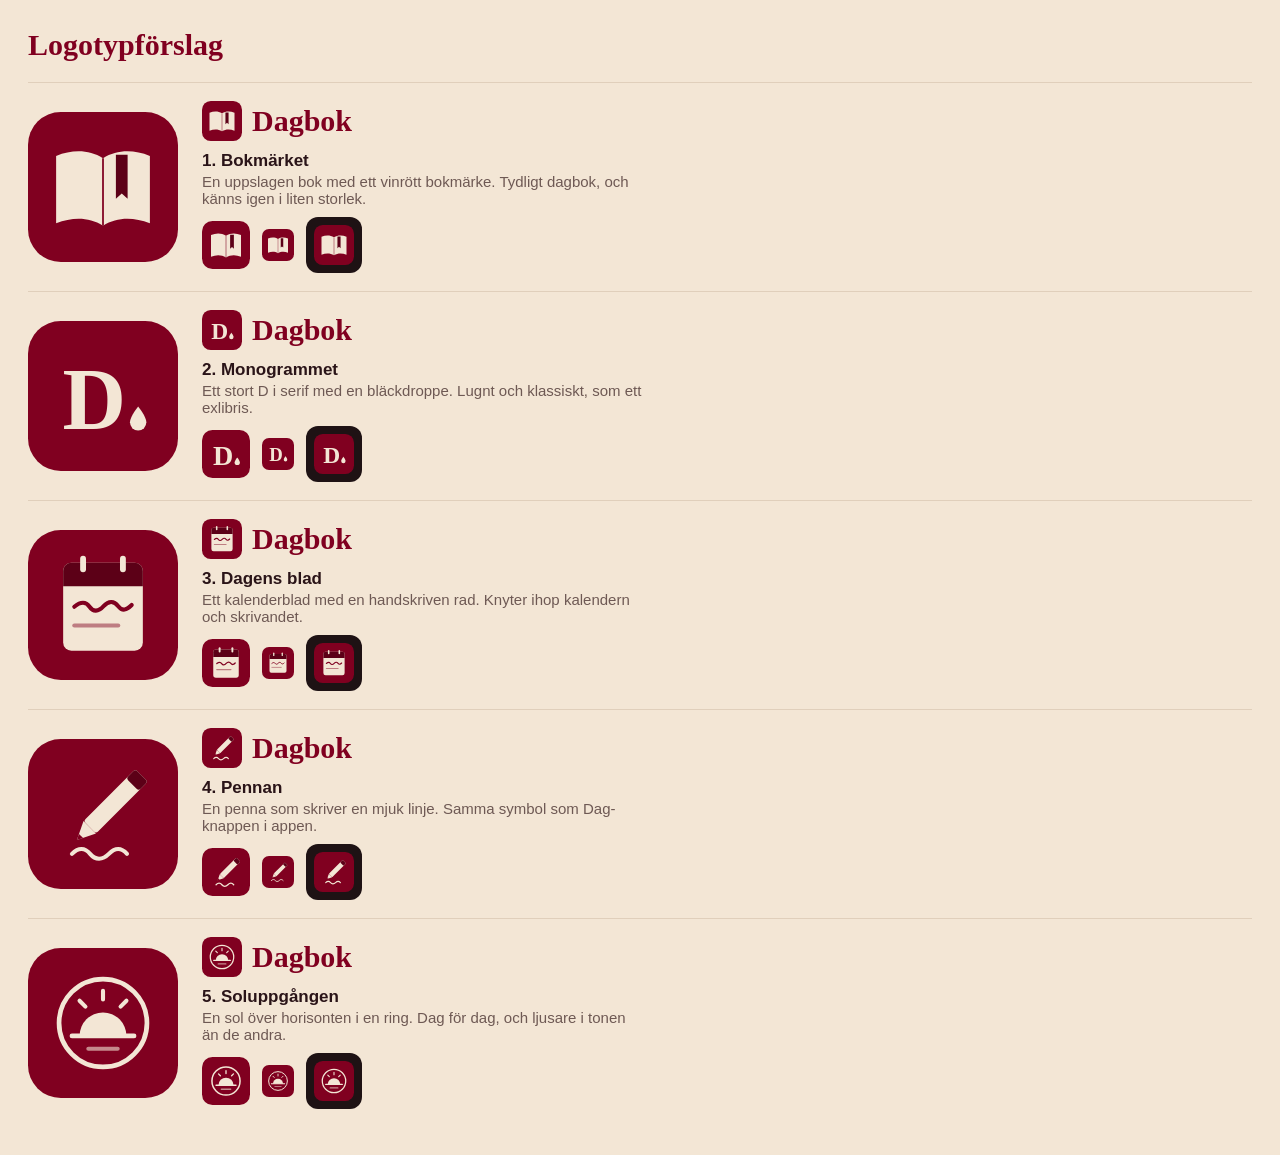
<file: logo-forslag/ark.html>
<!doctype html><meta charset="utf-8"><style>
body{margin:0;background:#F3E6D5;font-family:-apple-system,"Segoe UI",Roboto,Arial,sans-serif;color:#2a1418;padding:28px}
h1{font-family:Georgia,serif;color:#800020;margin:0 0 20px;font-size:30px}
article{display:flex;gap:24px;align-items:center;padding:18px 0;border-top:1px solid #e0cfbb}
.big svg{width:150px;height:150px;display:block}
.word{display:flex;align-items:center;gap:10px;font-family:Georgia,serif;font-size:30px;font-weight:700;color:#800020}
.word svg{width:40px;height:40px;display:block}
h2{font-size:17px;margin:10px 0 2px}
p{margin:0;color:#6e5954;font-size:15px;max-width:440px}
.sizes{display:flex;align-items:center;gap:12px;margin-top:10px}
.s48 svg{width:48px;height:48px;display:block}.s32 svg{width:32px;height:32px;display:block}
.dark{background:#1e1214;padding:8px;border-radius:12px}.dark svg{width:40px;height:40px;display:block}
</style><h1>Logotypförslag</h1>
<article>
  <div class="big"><svg xmlns="http://www.w3.org/2000/svg" viewBox="0 0 512 512"><rect width="512" height="512" rx="112" fill="#800020"/>
      <path d="M96 150c56-22 112-22 160 8v230c-48-30-104-30-160-8z" fill="#F3E6D5"/>
      <path d="M416 150c-56-22-112-22-160 8v230c48-30 104-30 160-8z" fill="#F3E6D5"/>
      <path d="M256 158v230" stroke="#800020" stroke-width="6"/>
      <path d="M300 146h40v150l-20-18-20 18z" fill="#5c0017"/></svg></div>
  <div class="info">
    <div class="word"><span class="small"><svg xmlns="http://www.w3.org/2000/svg" viewBox="0 0 512 512"><rect width="512" height="512" rx="112" fill="#800020"/>
      <path d="M96 150c56-22 112-22 160 8v230c-48-30-104-30-160-8z" fill="#F3E6D5"/>
      <path d="M416 150c-56-22-112-22-160 8v230c48-30 104-30 160-8z" fill="#F3E6D5"/>
      <path d="M256 158v230" stroke="#800020" stroke-width="6"/>
      <path d="M300 146h40v150l-20-18-20 18z" fill="#5c0017"/></svg></span><span>Dagbok</span></div>
    <h2>1. Bokmärket</h2>
    <p>En uppslagen bok med ett vinrött bokmärke. Tydligt dagbok, och känns igen i liten storlek.</p>
    <div class="sizes"><span class="s48"><svg xmlns="http://www.w3.org/2000/svg" viewBox="0 0 512 512"><rect width="512" height="512" rx="112" fill="#800020"/>
      <path d="M96 150c56-22 112-22 160 8v230c-48-30-104-30-160-8z" fill="#F3E6D5"/>
      <path d="M416 150c-56-22-112-22-160 8v230c48-30 104-30 160-8z" fill="#F3E6D5"/>
      <path d="M256 158v230" stroke="#800020" stroke-width="6"/>
      <path d="M300 146h40v150l-20-18-20 18z" fill="#5c0017"/></svg></span><span class="s32"><svg xmlns="http://www.w3.org/2000/svg" viewBox="0 0 512 512"><rect width="512" height="512" rx="112" fill="#800020"/>
      <path d="M96 150c56-22 112-22 160 8v230c-48-30-104-30-160-8z" fill="#F3E6D5"/>
      <path d="M416 150c-56-22-112-22-160 8v230c48-30 104-30 160-8z" fill="#F3E6D5"/>
      <path d="M256 158v230" stroke="#800020" stroke-width="6"/>
      <path d="M300 146h40v150l-20-18-20 18z" fill="#5c0017"/></svg></span><span class="dark"><svg xmlns="http://www.w3.org/2000/svg" viewBox="0 0 512 512"><rect width="512" height="512" rx="112" fill="#800020"/>
      <path d="M96 150c56-22 112-22 160 8v230c-48-30-104-30-160-8z" fill="#F3E6D5"/>
      <path d="M416 150c-56-22-112-22-160 8v230c48-30 104-30 160-8z" fill="#F3E6D5"/>
      <path d="M256 158v230" stroke="#800020" stroke-width="6"/>
      <path d="M300 146h40v150l-20-18-20 18z" fill="#5c0017"/></svg></span></div>
  </div>
</article>
<article>
  <div class="big"><svg xmlns="http://www.w3.org/2000/svg" viewBox="0 0 512 512"><rect width="512" height="512" rx="112" fill="#800020"/>
      <text x="226" y="368" text-anchor="middle" font-family="Georgia, 'Times New Roman', serif" font-size="300" font-weight="700" fill="#F3E6D5">D</text>
      <path d="M376 292s-28 34-28 54a28 28 0 0 0 56 0c0-20-28-54-28-54z" fill="#F3E6D5"/></svg></div>
  <div class="info">
    <div class="word"><span class="small"><svg xmlns="http://www.w3.org/2000/svg" viewBox="0 0 512 512"><rect width="512" height="512" rx="112" fill="#800020"/>
      <text x="226" y="368" text-anchor="middle" font-family="Georgia, 'Times New Roman', serif" font-size="300" font-weight="700" fill="#F3E6D5">D</text>
      <path d="M376 292s-28 34-28 54a28 28 0 0 0 56 0c0-20-28-54-28-54z" fill="#F3E6D5"/></svg></span><span>Dagbok</span></div>
    <h2>2. Monogrammet</h2>
    <p>Ett stort D i serif med en bläckdroppe. Lugnt och klassiskt, som ett exlibris.</p>
    <div class="sizes"><span class="s48"><svg xmlns="http://www.w3.org/2000/svg" viewBox="0 0 512 512"><rect width="512" height="512" rx="112" fill="#800020"/>
      <text x="226" y="368" text-anchor="middle" font-family="Georgia, 'Times New Roman', serif" font-size="300" font-weight="700" fill="#F3E6D5">D</text>
      <path d="M376 292s-28 34-28 54a28 28 0 0 0 56 0c0-20-28-54-28-54z" fill="#F3E6D5"/></svg></span><span class="s32"><svg xmlns="http://www.w3.org/2000/svg" viewBox="0 0 512 512"><rect width="512" height="512" rx="112" fill="#800020"/>
      <text x="226" y="368" text-anchor="middle" font-family="Georgia, 'Times New Roman', serif" font-size="300" font-weight="700" fill="#F3E6D5">D</text>
      <path d="M376 292s-28 34-28 54a28 28 0 0 0 56 0c0-20-28-54-28-54z" fill="#F3E6D5"/></svg></span><span class="dark"><svg xmlns="http://www.w3.org/2000/svg" viewBox="0 0 512 512"><rect width="512" height="512" rx="112" fill="#800020"/>
      <text x="226" y="368" text-anchor="middle" font-family="Georgia, 'Times New Roman', serif" font-size="300" font-weight="700" fill="#F3E6D5">D</text>
      <path d="M376 292s-28 34-28 54a28 28 0 0 0 56 0c0-20-28-54-28-54z" fill="#F3E6D5"/></svg></span></div>
  </div>
</article>
<article>
  <div class="big"><svg xmlns="http://www.w3.org/2000/svg" viewBox="0 0 512 512"><rect width="512" height="512" rx="112" fill="#800020"/>
      <rect x="120" y="112" width="272" height="300" rx="28" fill="#F3E6D5"/>
      <path d="M120 140a28 28 0 0 1 28-28h216a28 28 0 0 1 28 28v52H120z" fill="#5c0017"/>
      <rect x="178" y="88" width="20" height="56" rx="10" fill="#F3E6D5"/>
      <rect x="314" y="88" width="20" height="56" rx="10" fill="#F3E6D5"/>
      <path d="M158 262c22-18 40-18 52 0s30 18 48-2 36-18 50 0 28 14 46-4" fill="none" stroke="#800020" stroke-width="14" stroke-linecap="round"/>
      <path d="M158 326h150" stroke="#800020" stroke-width="14" stroke-linecap="round" opacity=".45"/></svg></div>
  <div class="info">
    <div class="word"><span class="small"><svg xmlns="http://www.w3.org/2000/svg" viewBox="0 0 512 512"><rect width="512" height="512" rx="112" fill="#800020"/>
      <rect x="120" y="112" width="272" height="300" rx="28" fill="#F3E6D5"/>
      <path d="M120 140a28 28 0 0 1 28-28h216a28 28 0 0 1 28 28v52H120z" fill="#5c0017"/>
      <rect x="178" y="88" width="20" height="56" rx="10" fill="#F3E6D5"/>
      <rect x="314" y="88" width="20" height="56" rx="10" fill="#F3E6D5"/>
      <path d="M158 262c22-18 40-18 52 0s30 18 48-2 36-18 50 0 28 14 46-4" fill="none" stroke="#800020" stroke-width="14" stroke-linecap="round"/>
      <path d="M158 326h150" stroke="#800020" stroke-width="14" stroke-linecap="round" opacity=".45"/></svg></span><span>Dagbok</span></div>
    <h2>3. Dagens blad</h2>
    <p>Ett kalenderblad med en handskriven rad. Knyter ihop kalendern och skrivandet.</p>
    <div class="sizes"><span class="s48"><svg xmlns="http://www.w3.org/2000/svg" viewBox="0 0 512 512"><rect width="512" height="512" rx="112" fill="#800020"/>
      <rect x="120" y="112" width="272" height="300" rx="28" fill="#F3E6D5"/>
      <path d="M120 140a28 28 0 0 1 28-28h216a28 28 0 0 1 28 28v52H120z" fill="#5c0017"/>
      <rect x="178" y="88" width="20" height="56" rx="10" fill="#F3E6D5"/>
      <rect x="314" y="88" width="20" height="56" rx="10" fill="#F3E6D5"/>
      <path d="M158 262c22-18 40-18 52 0s30 18 48-2 36-18 50 0 28 14 46-4" fill="none" stroke="#800020" stroke-width="14" stroke-linecap="round"/>
      <path d="M158 326h150" stroke="#800020" stroke-width="14" stroke-linecap="round" opacity=".45"/></svg></span><span class="s32"><svg xmlns="http://www.w3.org/2000/svg" viewBox="0 0 512 512"><rect width="512" height="512" rx="112" fill="#800020"/>
      <rect x="120" y="112" width="272" height="300" rx="28" fill="#F3E6D5"/>
      <path d="M120 140a28 28 0 0 1 28-28h216a28 28 0 0 1 28 28v52H120z" fill="#5c0017"/>
      <rect x="178" y="88" width="20" height="56" rx="10" fill="#F3E6D5"/>
      <rect x="314" y="88" width="20" height="56" rx="10" fill="#F3E6D5"/>
      <path d="M158 262c22-18 40-18 52 0s30 18 48-2 36-18 50 0 28 14 46-4" fill="none" stroke="#800020" stroke-width="14" stroke-linecap="round"/>
      <path d="M158 326h150" stroke="#800020" stroke-width="14" stroke-linecap="round" opacity=".45"/></svg></span><span class="dark"><svg xmlns="http://www.w3.org/2000/svg" viewBox="0 0 512 512"><rect width="512" height="512" rx="112" fill="#800020"/>
      <rect x="120" y="112" width="272" height="300" rx="28" fill="#F3E6D5"/>
      <path d="M120 140a28 28 0 0 1 28-28h216a28 28 0 0 1 28 28v52H120z" fill="#5c0017"/>
      <rect x="178" y="88" width="20" height="56" rx="10" fill="#F3E6D5"/>
      <rect x="314" y="88" width="20" height="56" rx="10" fill="#F3E6D5"/>
      <path d="M158 262c22-18 40-18 52 0s30 18 48-2 36-18 50 0 28 14 46-4" fill="none" stroke="#800020" stroke-width="14" stroke-linecap="round"/>
      <path d="M158 326h150" stroke="#800020" stroke-width="14" stroke-linecap="round" opacity=".45"/></svg></span></div>
  </div>
</article>
<article>
  <div class="big"><svg xmlns="http://www.w3.org/2000/svg" viewBox="0 0 512 512"><rect width="512" height="512" rx="112" fill="#800020"/>
      <g transform="rotate(45 256 256)">
        <rect x="226" y="70" width="60" height="250" rx="10" fill="#F3E6D5"/>
        <rect x="226" y="70" width="60" height="44" rx="10" fill="#5c0017" stroke="#F3E6D5" stroke-width="0"/>
        <path d="M226 320h60l-30 62z" fill="#F3E6D5"/>
        <path d="M246 362h20l-10 20z" fill="#800020"/>
      </g>
      <path d="M150 392c22-22 44-22 62 0s42 22 64 0 42-22 62 0" fill="none" stroke="#F3E6D5" stroke-width="14" stroke-linecap="round"/></svg></div>
  <div class="info">
    <div class="word"><span class="small"><svg xmlns="http://www.w3.org/2000/svg" viewBox="0 0 512 512"><rect width="512" height="512" rx="112" fill="#800020"/>
      <g transform="rotate(45 256 256)">
        <rect x="226" y="70" width="60" height="250" rx="10" fill="#F3E6D5"/>
        <rect x="226" y="70" width="60" height="44" rx="10" fill="#5c0017" stroke="#F3E6D5" stroke-width="0"/>
        <path d="M226 320h60l-30 62z" fill="#F3E6D5"/>
        <path d="M246 362h20l-10 20z" fill="#800020"/>
      </g>
      <path d="M150 392c22-22 44-22 62 0s42 22 64 0 42-22 62 0" fill="none" stroke="#F3E6D5" stroke-width="14" stroke-linecap="round"/></svg></span><span>Dagbok</span></div>
    <h2>4. Pennan</h2>
    <p>En penna som skriver en mjuk linje. Samma symbol som Dag-knappen i appen.</p>
    <div class="sizes"><span class="s48"><svg xmlns="http://www.w3.org/2000/svg" viewBox="0 0 512 512"><rect width="512" height="512" rx="112" fill="#800020"/>
      <g transform="rotate(45 256 256)">
        <rect x="226" y="70" width="60" height="250" rx="10" fill="#F3E6D5"/>
        <rect x="226" y="70" width="60" height="44" rx="10" fill="#5c0017" stroke="#F3E6D5" stroke-width="0"/>
        <path d="M226 320h60l-30 62z" fill="#F3E6D5"/>
        <path d="M246 362h20l-10 20z" fill="#800020"/>
      </g>
      <path d="M150 392c22-22 44-22 62 0s42 22 64 0 42-22 62 0" fill="none" stroke="#F3E6D5" stroke-width="14" stroke-linecap="round"/></svg></span><span class="s32"><svg xmlns="http://www.w3.org/2000/svg" viewBox="0 0 512 512"><rect width="512" height="512" rx="112" fill="#800020"/>
      <g transform="rotate(45 256 256)">
        <rect x="226" y="70" width="60" height="250" rx="10" fill="#F3E6D5"/>
        <rect x="226" y="70" width="60" height="44" rx="10" fill="#5c0017" stroke="#F3E6D5" stroke-width="0"/>
        <path d="M226 320h60l-30 62z" fill="#F3E6D5"/>
        <path d="M246 362h20l-10 20z" fill="#800020"/>
      </g>
      <path d="M150 392c22-22 44-22 62 0s42 22 64 0 42-22 62 0" fill="none" stroke="#F3E6D5" stroke-width="14" stroke-linecap="round"/></svg></span><span class="dark"><svg xmlns="http://www.w3.org/2000/svg" viewBox="0 0 512 512"><rect width="512" height="512" rx="112" fill="#800020"/>
      <g transform="rotate(45 256 256)">
        <rect x="226" y="70" width="60" height="250" rx="10" fill="#F3E6D5"/>
        <rect x="226" y="70" width="60" height="44" rx="10" fill="#5c0017" stroke="#F3E6D5" stroke-width="0"/>
        <path d="M226 320h60l-30 62z" fill="#F3E6D5"/>
        <path d="M246 362h20l-10 20z" fill="#800020"/>
      </g>
      <path d="M150 392c22-22 44-22 62 0s42 22 64 0 42-22 62 0" fill="none" stroke="#F3E6D5" stroke-width="14" stroke-linecap="round"/></svg></span></div>
  </div>
</article>
<article>
  <div class="big"><svg xmlns="http://www.w3.org/2000/svg" viewBox="0 0 512 512"><rect width="512" height="512" rx="112" fill="#800020"/>
      <circle cx="256" cy="256" r="150" fill="none" stroke="#F3E6D5" stroke-width="16"/>
      <path d="M176 300a80 80 0 0 1 160 0z" fill="#F3E6D5"/>
      <path d="M150 300h212" stroke="#F3E6D5" stroke-width="16" stroke-linecap="round"/>
      <path d="M256 176v-30M196 200l-20-20M316 200l20-20" stroke="#F3E6D5" stroke-width="14" stroke-linecap="round"/>
      <path d="M206 344h100" stroke="#F3E6D5" stroke-width="14" stroke-linecap="round" opacity=".6"/></svg></div>
  <div class="info">
    <div class="word"><span class="small"><svg xmlns="http://www.w3.org/2000/svg" viewBox="0 0 512 512"><rect width="512" height="512" rx="112" fill="#800020"/>
      <circle cx="256" cy="256" r="150" fill="none" stroke="#F3E6D5" stroke-width="16"/>
      <path d="M176 300a80 80 0 0 1 160 0z" fill="#F3E6D5"/>
      <path d="M150 300h212" stroke="#F3E6D5" stroke-width="16" stroke-linecap="round"/>
      <path d="M256 176v-30M196 200l-20-20M316 200l20-20" stroke="#F3E6D5" stroke-width="14" stroke-linecap="round"/>
      <path d="M206 344h100" stroke="#F3E6D5" stroke-width="14" stroke-linecap="round" opacity=".6"/></svg></span><span>Dagbok</span></div>
    <h2>5. Soluppgången</h2>
    <p>En sol över horisonten i en ring. Dag för dag, och ljusare i tonen än de andra.</p>
    <div class="sizes"><span class="s48"><svg xmlns="http://www.w3.org/2000/svg" viewBox="0 0 512 512"><rect width="512" height="512" rx="112" fill="#800020"/>
      <circle cx="256" cy="256" r="150" fill="none" stroke="#F3E6D5" stroke-width="16"/>
      <path d="M176 300a80 80 0 0 1 160 0z" fill="#F3E6D5"/>
      <path d="M150 300h212" stroke="#F3E6D5" stroke-width="16" stroke-linecap="round"/>
      <path d="M256 176v-30M196 200l-20-20M316 200l20-20" stroke="#F3E6D5" stroke-width="14" stroke-linecap="round"/>
      <path d="M206 344h100" stroke="#F3E6D5" stroke-width="14" stroke-linecap="round" opacity=".6"/></svg></span><span class="s32"><svg xmlns="http://www.w3.org/2000/svg" viewBox="0 0 512 512"><rect width="512" height="512" rx="112" fill="#800020"/>
      <circle cx="256" cy="256" r="150" fill="none" stroke="#F3E6D5" stroke-width="16"/>
      <path d="M176 300a80 80 0 0 1 160 0z" fill="#F3E6D5"/>
      <path d="M150 300h212" stroke="#F3E6D5" stroke-width="16" stroke-linecap="round"/>
      <path d="M256 176v-30M196 200l-20-20M316 200l20-20" stroke="#F3E6D5" stroke-width="14" stroke-linecap="round"/>
      <path d="M206 344h100" stroke="#F3E6D5" stroke-width="14" stroke-linecap="round" opacity=".6"/></svg></span><span class="dark"><svg xmlns="http://www.w3.org/2000/svg" viewBox="0 0 512 512"><rect width="512" height="512" rx="112" fill="#800020"/>
      <circle cx="256" cy="256" r="150" fill="none" stroke="#F3E6D5" stroke-width="16"/>
      <path d="M176 300a80 80 0 0 1 160 0z" fill="#F3E6D5"/>
      <path d="M150 300h212" stroke="#F3E6D5" stroke-width="16" stroke-linecap="round"/>
      <path d="M256 176v-30M196 200l-20-20M316 200l20-20" stroke="#F3E6D5" stroke-width="14" stroke-linecap="round"/>
      <path d="M206 344h100" stroke="#F3E6D5" stroke-width="14" stroke-linecap="round" opacity=".6"/></svg></span></div>
  </div>
</article>
</file>
<file: style.css>
:root {
  --bg: #f3e6d5;
  --surface: #fbf5ec;
  --text: #2a1418;
  --muted: #6e5954;
  --line: #e0cfbb;
  --accent: #800020;
  --accent-text: #f3e6d5;
  --brand: #800020;
  --brand-text: #f3e6d5;
  --paper: #ffffff;
  --danger: #b3261e;
  /* Humör 1 till 10. De jämna är samma färger som när skalan var 1 till 5. */
  --m1: #b8352e; --m2: #d2483c; --m3: #de6a3a; --m4: #e8893c; --m5: #e5a63c;
  --m6: #e2c23d; --m7: #bfc84e; --m8: #95c65c; --m9: #66b05a; --m10: #3d9c5a;
  --on-mood: #2a1418;
  --nav-h: 58px;
  /* Telefonens eget typsnitt i hela appen: San Francisco på iPhone, Roboto på Android */
  --system: -apple-system, BlinkMacSystemFont, "Segoe UI", Roboto, "Helvetica Neue", Arial, sans-serif;
  --serif: var(--system);
  --sans: var(--system);
  color-scheme: light;
}


* { box-sizing: border-box; }

html { -webkit-text-size-adjust: 100%; }
/* Ingen blå tryckmarkering från webbläsaren, knapparna har egen tryckeffekt */
html { -webkit-tap-highlight-color: transparent; }
/* Appen ska inte bete sig som en webbsida: ingen zoom vid dubbeltryck, ingen
   markering av knappar och ingen bildmeny vid långt tryck */
html { touch-action: manipulation; overscroll-behavior-x: none; }
button, a, label, .pill, .seg, .grid, .switch-row, .post-head, .dp-wd {
  -webkit-user-select: none;
  user-select: none;
  -webkit-touch-callout: none;
}
img { -webkit-touch-callout: none; -webkit-user-drag: none; -webkit-user-select: none; user-select: none; }
input[type="search"]::-webkit-search-cancel-button,
input[type="search"]::-webkit-search-decoration { -webkit-appearance: none; appearance: none; }

body::before {
  content: "";
  position: fixed;
  inset: 0 0 auto;
  height: env(safe-area-inset-top, 0px);
  z-index: 10;
  background: var(--bg);
}

body {
  margin: 0;
  background: var(--bg);
  color: var(--text);
  font: 16px/1.5 var(--sans);
  padding-top: env(safe-area-inset-top);
}

main {
  max-width: 640px;
  margin: 0 auto;
  padding: 8px 16px calc(var(--nav-h) + 72px);
}

[hidden] { display: none !important; }

button, input, textarea { font: inherit; color: inherit; }

/* Datumrad */
.daynav {
  display: flex;
  align-items: center;
  gap: 4px;
  margin: 12px 0 2px;
}
.icon {
  width: 40px;
  height: 40px;
  flex: none;
  border: 0;
  background: none;
  font-size: 28px;
  line-height: 1;
  color: var(--muted);
  border-radius: 8px;
  cursor: pointer;
  font-family: var(--system);
}
.icon:active { background: var(--line); }
.icon:disabled { opacity: .3; }

.date {
  position: relative;
  flex: 1;
  min-width: 0;
  order: -1;
  margin-right: 8px;
}
/* Datumet i två rader: veckodagen liten överst, datum och månad stort under.
   Storleken följer skärmens bredd. */
#date-label {
  display: flex;
  flex-direction: column;
  align-items: flex-start;
  text-align: left;
  line-height: 1.1;
}
#date-label .wd {
  font-size: 12px;
  font-weight: 500;
  letter-spacing: .14em;
  text-transform: uppercase;
  color: var(--muted);
}
#date-label .dm {
  margin-top: 4px;
  font-family: var(--serif);
  font-size: clamp(26px, 7.5vw, 38px);
  font-weight: 700;
  color: var(--accent);
  white-space: nowrap;
  letter-spacing: -.02em;
}
#date-label .yr { font-weight: 400; color: var(--muted); }
#view-day, #view-cal { touch-action: pan-y; }
/* Datumet är en knapp som öppnar en egen liten månadskalender */
.date-btn { display: block; width: 100%; padding: 0; border: 0; background: none; color: inherit; font: inherit; cursor: pointer; }
.date-pop {
  position: absolute;
  top: calc(100% + 8px);
  left: 0;
  translate: none;
  z-index: 20;
  width: 300px;
  max-width: calc(100vw - 32px);
  padding: 8px 12px 12px;
  background: var(--surface);
  border: 1px solid var(--line);
  border-radius: 14px;
  box-shadow: 0 10px 28px rgb(0 0 0 / .16);
  transform-origin: top left;
  animation: pop-in .14s ease-out;
}
@media (prefers-reduced-motion: reduce) { .date-pop { animation: none; } }
.dp-head { display: flex; align-items: center; justify-content: space-between; margin-bottom: 4px; }
#dp-title { font-weight: 600; }
.dp-head button {
  width: 36px;
  height: 36px;
  border: 0;
  border-radius: 8px;
  background: none;
  color: var(--text);
  font-size: 22px;
  line-height: 1;
  cursor: pointer;
  font-family: var(--system);
}
.dp-head button:disabled { opacity: .3; cursor: default; }
.dp-wd, .dp-grid { display: grid; grid-template-columns: repeat(7, 1fr); gap: 2px; text-align: center; }
.dp-wd { margin-bottom: 2px; font-size: 12px; color: var(--muted); }
.dp-grid button {
  position: relative;
  height: 36px;
  border: 0;
  border-radius: 8px;
  background: none;
  color: var(--text);
  font-size: 15px;
  font-variant-numeric: tabular-nums;
  cursor: pointer;
}
.dp-grid .has::after {
  content: "";
  position: absolute;
  left: calc(50% - 2px);
  bottom: 4px;
  width: 4px;
  height: 4px;
  border-radius: 50%;
  background: var(--accent);
}
.dp-grid .today { color: var(--accent); font-weight: 700; }
.dp-grid .sel { background: var(--accent); color: var(--accent-text); }
.dp-grid .sel.has::after { background: var(--accent-text); }
.dp-grid button:disabled { color: var(--line); cursor: default; }

.link {
  border: 0;
  background: none;
  padding: 0;
  color: var(--accent);
  cursor: pointer;
  text-decoration: underline;
  text-underline-offset: 3px;
}
#to-today { margin: 4px 0 0; font-size: 14px; display: block; }
.danger { color: var(--danger); }

/* Formulär */
form { margin-top: 16px; }

.field {
  display: block;
  margin: 0 0 18px;
  padding: 0;
  border: 0;
  min-width: 0;
}
.field > span,
.field > legend {
  display: block;
  padding: 0;
  font-size: 14px;
  font-weight: 500;
  color: var(--muted);
  margin-bottom: 6px;
}

input:not([type]), input[type="search"], textarea {
  width: 100%;
  border: 1px solid var(--line);
  background: var(--surface);
  border-radius: 6px;
  padding: 10px 12px;
  /* 16px förhindrar att iOS zoomar in vid fokus */
  font-size: 16px;
  outline: none;
}
input:focus, textarea:focus { border-color: var(--muted); }

textarea {
  resize: none;
  font-family: var(--serif);
  font-size: 17px;
  line-height: 1.55;
  overflow: hidden;
}

.weather {
  margin: 4px 0 0;
  text-align: left;
  font-size: 14px;
  color: var(--muted);
  min-height: 21px;
}

.scale {
  display: flex;
  gap: 4px;
}
.scale button {
  flex: 1;
  height: 44px;
  border: 1px solid transparent;
  border-radius: 6px;
  background: color-mix(in srgb, var(--m) 22%, var(--surface));
  cursor: pointer;
}
.scale button[aria-checked="true"] {
  background: var(--m);
  color: var(--on-mood);
  font-weight: 600;
  border-color: color-mix(in srgb, var(--m) 70%, var(--text));
}
.scale button { transition: background-color .18s, border-color .18s; }
/* Det valda humöret studsar till när man trycker */
.scale button.pop { animation: mood-pop .32s cubic-bezier(.3, 1.6, .5, 1); }
@keyframes mood-pop {
  0% { transform: scale(1); }
  40% { transform: scale(1.12); }
  100% { transform: scale(1); }
}
@media (prefers-reduced-motion: reduce) { .scale button.pop { animation: none; } }
.ends {
  display: flex;
  justify-content: space-between;
  font-size: 13px;
  color: var(--muted);
  margin-top: 4px;
}

.foot {
  display: flex;
  justify-content: space-between;
  align-items: baseline;
  font-size: 14px;
  color: var(--muted);
  min-height: 20px;
}

/* Lista */
.search-row { display: flex; gap: 8px; align-items: center; margin: 16px 0 4px; }
.search-field { position: relative; flex: 1; min-width: 0; }
#search { margin: 0; padding-right: 40px; }
.search-clear {
  position: absolute;
  top: 50%;
  right: 7px;
  translate: 0 -50%;
  display: grid;
  place-items: center;
  width: 28px;
  height: 28px;
  padding: 0;
  border: 0;
  border-radius: 50%;
  background: var(--line);
  color: var(--muted);
  cursor: pointer;
}
.search-clear svg { width: 14px; height: 14px; fill: none; stroke: currentColor; stroke-width: 2.4; stroke-linecap: round; }
.sorter { position: relative; flex: none; }
.sorter .hd-btn { width: 44px; height: 44px; }
.sorter .hd-btn svg { stroke-linecap: round; }
.sort-pop { width: 210px; padding: 4px 0; }
.sort-pop button {
  display: flex;
  justify-content: space-between;
  align-items: center;
  width: 100%;
  padding: 11px 14px;
  border: 0;
  background: none;
  font-size: 15px;
  text-align: left;
  cursor: pointer;
}
.sort-pop button + button { border-top: 1px solid var(--line); }
.sort-pop button:focus-visible { outline: 2px solid var(--accent); outline-offset: -2px; }
.sort-pop .check {
  width: 18px;
  height: 18px;
  fill: none;
  stroke: var(--accent);
  stroke-width: 2.2;
  stroke-linecap: round;
  stroke-linejoin: round;
  visibility: hidden;
}
.sort-pop [aria-checked="true"] { color: var(--accent); font-weight: 600; }
.sort-pop [aria-checked="true"] .check { visibility: visible; }
.sort-note { margin: 10px 0 0; font-size: 14px; color: var(--muted); }
/* Förslag efter @ i sökfältet, en rad som går att svepa i sidled */
.at-suggest {
  display: flex;
  gap: 6px;
  margin: 10px -16px 0;
  padding: 0 16px 2px;
  overflow-x: auto;
  scrollbar-width: none;
}
.at-suggest::-webkit-scrollbar { display: none; }
.at-suggest .pill { flex: none; padding: 6px 12px; font-size: 14px; }
.show-more { display: block; margin: 16px auto 4px; font-size: 15px; }

.month {
  font-size: 14px;
  color: var(--text);
  font-weight: 600;
  margin: 24px 0 0;
  padding-bottom: 6px;
  border-bottom: 1px solid var(--line);
}
.month:first-letter { text-transform: uppercase; }

.dot {
  display: inline-block;
  width: 10px;
  height: 10px;
  border-radius: 50%;
  background: var(--m);
  margin-right: 8px;
}

.empty { color: var(--muted); margin-top: 24px; }

mark {
  background: color-mix(in srgb, var(--accent) 25%, transparent);
  color: inherit;
  border-radius: 2px;
}

.muted { color: var(--muted); font-size: 14px; margin: 0 0 12px; }
.buttons { display: flex; gap: 8px; flex-wrap: wrap; }
.buttons button {
  border: 0;
  border-radius: 10px;
  padding: 10px 18px;
  background-color: var(--cloth-base);
  background-image: var(--cloth);
  color: var(--brand-text);
  font-weight: 600;
  box-shadow: inset 0 1px 0 rgb(255 255 255 / .12), 0 1px 3px rgb(42 20 24 / .28);
  cursor: pointer;
  transition: transform .12s, filter .12s;
}
.buttons button:active { transform: scale(.97); filter: brightness(.92); }
/* Sekundära knappar, som Avbryt, är ljusa */
.buttons button.ghost { border: 1px solid var(--line); background: var(--surface); color: var(--text); font-weight: 400; box-shadow: none; }
.buttons button.ghost:active { background: var(--line); }

/* Bilder */
.photos {
  display: grid;
  grid-template-columns: repeat(3, minmax(0, 1fr));
  gap: 6px;
}
.photos:empty { display: none; }
.photos button, .thumbs button {
  display: block;
  padding: 0;
  border: 0;
  border-radius: 8px;
  overflow: hidden;
  background: var(--line);
  cursor: zoom-in;
  aspect-ratio: 1;
  max-width: 100%;
}
.photos img, .thumbs img { width: 100%; height: 100%; object-fit: cover; display: block; }
.photos .uploading {
  display: flex;
  align-items: center;
  justify-content: center;
  font-size: 13px;
  color: var(--muted);
  cursor: default;
}
.add-photo {
  margin-top: 8px;
  border: 1px dashed var(--accent);
  background: none;
  border-radius: 6px;
  padding: 10px 14px;
  cursor: pointer;
  color: var(--accent);
}
.photos:empty + .add-photo { margin-top: 0; }
#photo-msg:empty { display: none; }
#photo-msg { margin: 6px 0 0; }
.thumbs {
  display: grid;
  grid-template-columns: repeat(4, minmax(0, 1fr));
  gap: 4px;
  margin-top: 10px;
  max-width: 420px;
}

.viewer {
  border: 0;
  padding: 0;
  background: transparent;
  max-width: min(94vw, 900px);
  max-height: 92vh;
}
.viewer::backdrop { background: rgb(0 0 0 / .82); }
.viewer img {
  display: block;
  max-width: 100%;
  max-height: calc(92vh - 56px);
  margin: 0 auto;
  border-radius: 6px;
}
.viewer-foot {
  display: flex;
  justify-content: space-between;
  gap: 16px;
  padding: 14px 2px 0;
}
.viewer .link { color: #fff; }
.viewer .link.danger { color: #ff9c8c; }
.confirm { display: flex; gap: 14px; align-items: baseline; }

/* Bildspelet: mörk helskärm med suddig bakgrund, bilden i mitten och miniatyrer nertill */
.gallery { position: fixed; inset: 0; width: 100%; height: 100%; max-width: none; max-height: none; margin: 0; padding: 0; border: 0; background: rgb(16 12 12 / .9); color: #fff; overflow: hidden; }
.gallery[open] { display: grid; grid-template-rows: auto minmax(0, 1fr) auto; grid-template-columns: minmax(0, 1fr); animation: g-in .22s ease-out; }
.gallery::backdrop { background: rgb(0 0 0 / .35); -webkit-backdrop-filter: blur(12px); backdrop-filter: blur(12px); }
@keyframes g-in { from { opacity: 0; } }
.gallery.closing { animation: g-out .18s ease-in forwards; }
@keyframes g-out { to { opacity: 0; } }
.g-top { display: flex; align-items: center; gap: 12px; padding: calc(10px + env(safe-area-inset-top, 0px)) 10px 6px 18px; }
.g-count { min-width: 4.5em; font-size: 15px; font-weight: 600; font-variant-numeric: tabular-nums; }
.g-date { flex: 1; min-width: 0; overflow: hidden; font-size: 14px; color: rgb(255 255 255 / .6); text-align: center; white-space: nowrap; text-overflow: ellipsis; }
.g-btn { display: grid; place-items: center; width: 44px; height: 44px; padding: 0; border: 0; border-radius: 50%; background: rgb(255 255 255 / .1); color: #fff; cursor: pointer; transition: background .15s, opacity .15s; }
.g-btn:hover { background: rgb(255 255 255 / .18); }
.g-btn:focus-visible { outline: 2px solid #fff; outline-offset: 2px; }
.g-btn svg { width: 22px; height: 22px; fill: none; stroke: currentColor; stroke-width: 2; stroke-linecap: round; stroke-linejoin: round; }
.g-stage { position: relative; min-height: 0; }
.g-track { display: flex; height: 100%; overflow-x: auto; overflow-y: hidden; scroll-snap-type: x mandatory; overscroll-behavior: contain; scrollbar-width: none; touch-action: pan-x; }
.g-track::-webkit-scrollbar { display: none; }
.g-slide { flex: 0 0 100%; display: grid; place-items: center; min-width: 0; margin: 0; padding: 8px 16px; scroll-snap-align: center; scroll-snap-stop: always; }
.g-slide img { display: block; max-width: 100%; max-height: 100%; object-fit: contain; border-radius: 2px; box-shadow: 0 10px 40px rgb(0 0 0 / .45); user-select: none; -webkit-user-select: none; transform: translateY(var(--drag, 0px)) scale(calc(1 - min(var(--drag, 0px) / 1200px, .15))); transition: transform .2s ease-out; }
.gallery.dragging .g-slide img { transition: none; }
.gallery.dragging { background: rgb(16 12 12 / .7); }
.g-nav { position: absolute; top: 50%; margin-top: -22px; background: rgb(0 0 0 / .35); -webkit-backdrop-filter: blur(6px); backdrop-filter: blur(6px); }
.g-prev { left: 12px; }
.g-next { right: 12px; }
.g-nav:disabled { opacity: 0; pointer-events: none; }
/* Pilarna behövs inte på pekskärm, där sveper man */
@media (hover: none) { .g-nav { display: none; } }
.g-strip { display: flex; gap: 6px; justify-content: safe center; overflow-x: auto; padding: 10px 16px calc(14px + env(safe-area-inset-bottom, 0px)); scrollbar-width: none; }
.g-strip::-webkit-scrollbar { display: none; }
.g-thumb { flex: none; width: 52px; height: 52px; padding: 0; border: 0; border-radius: 4px; overflow: hidden; background: rgb(255 255 255 / .08); opacity: .45; cursor: pointer; transition: opacity .15s, transform .15s; }
.g-thumb img { display: block; width: 100%; height: 100%; object-fit: cover; }
.g-thumb:hover { opacity: .75; }
.g-thumb.on { opacity: 1; box-shadow: 0 0 0 2px #fff; transform: scale(1.06); }
.gallery.single .g-nav, .gallery.single .g-strip { display: none; }
@media (prefers-reduced-motion: reduce) { .gallery[open], .gallery.closing { animation: none; } .g-slide img, .g-thumb { transition: none; } }

/* Kalender */
.cal-head {
  display: flex;
  align-items: center;
  gap: 4px;
  margin: 12px 0 4px;
}
#cal-title {
  flex: 1;
  margin: 0;
  color: var(--text);
  font-family: var(--serif);
  font-size: 22px;
  font-weight: 700;
  text-align: center;
  letter-spacing: -.02em;
}
#cal-title::first-letter { text-transform: uppercase; }
.grid {
  display: grid;
  grid-template-columns: repeat(7, minmax(0, 1fr));
  gap: 4px;
}
.wd {
  font-size: 12px;
  color: var(--muted);
  text-align: center;
  padding-bottom: 2px;
}
.day-pad { aspect-ratio: 1; max-height: 64px; }
.day {
  position: relative;
  aspect-ratio: 1;
  max-height: 64px;
  border: 0;
  border-radius: 8px;
  background: none;
  cursor: pointer;
  font-variant-numeric: tabular-nums;
}
/* Tabletter för vad kalendern visar, en åt gången */
.pills { display: flex; flex-wrap: wrap; gap: 6px; margin-top: 14px; }
.pill {
  padding: 7px 15px;
  font-size: 15px;
  color: var(--text);
  background: var(--surface);
  border: 1px solid color-mix(in srgb, var(--accent) 45%, transparent);
  border-radius: 999px;
  cursor: pointer;
}
.pill:hover { border-color: var(--accent); }
.pill[aria-pressed="true"],
.pill[aria-checked="true"] {
  color: var(--accent-text);
  background: var(--accent);
  border-color: var(--accent);
}
.day {
  display: flex;
  flex-direction: column;
  align-items: center;
  justify-content: center;
  gap: 1px;
  line-height: 1.1;
}
.wx {
  display: flex;
  align-items: center;
  gap: 1px;
  font-size: 10px;
  color: var(--muted);
}
.wx svg {
  width: 14px;
  height: 14px;
  fill: none;
  stroke: currentColor;
  stroke-width: 1.8;
  stroke-linecap: round;
  stroke-linejoin: round;
}
.moods .day.has[style] .wx { color: var(--on-mood); }
.weathers .day.has.has-wx::after { display: none; }
.day:disabled { opacity: .35; cursor: default; }
/* Skrivna dagar har bara en prick, ingen ram */
.day.has { background: none; }
.day.has::after {
  content: "";
  position: absolute;
  left: 50%;
  bottom: 6px;
  width: 5px;
  height: 5px;
  margin-left: -2.5px;
  border-radius: 50%;
  background: var(--accent);
}
.moods .day.has[style]::after { display: none; }
.moods .day.has[style] { background: var(--m); color: var(--on-mood); box-shadow: none; }
.day.today { font-weight: 700; color: var(--accent); }
.day.sel { box-shadow: inset 0 0 0 2px var(--text); }
.moods .day.has[style].sel { box-shadow: inset 0 0 0 2px var(--text); }
/* Lagerknappen i kalenderns huvud och rutan med vad kalendern visar */
.layers { position: relative; flex: none; margin-left: 4px; }
.hd-btn {
  display: grid;
  place-items: center;
  width: 40px;
  height: 40px;
  border: 1px solid var(--line);
  border-radius: 8px;
  background: var(--surface);
  color: var(--muted);
  cursor: pointer;
}
.hd-btn svg {
  width: 22px;
  height: 22px;
  fill: none;
  stroke: currentColor;
  stroke-width: 1.8;
  stroke-linejoin: round;
}
.hd-btn svg.fill { fill: currentColor; stroke: none; }
.hd-btn.on {
  border-color: var(--accent);
  background: color-mix(in srgb, var(--accent) 12%, var(--surface));
  color: var(--accent);
}
.layers-pop {
  position: absolute;
  top: calc(100% + 8px);
  right: 0;
  z-index: 20;
  width: 220px;
  padding: 4px 14px;
  background: var(--surface);
  border: 1px solid var(--line);
  border-radius: 12px;
  box-shadow: 0 10px 28px rgb(0 0 0 / .16);
  transform-origin: top right;
  animation: pop-in .14s ease-out;
}
@keyframes pop-in { from { opacity: 0; transform: scale(.95); } }
@media (prefers-reduced-motion: reduce) { .layers-pop { animation: none; } }
.layers-pop .switch-row { padding: 10px 0; }
.layers-pop .switch-row + .switch-row { border-top: 1px solid var(--line); }

/* Stora bilder under texten i dagens fönster */
.reader-photos { display: grid; gap: 10px; margin-top: 16px; }
.reader-photos button {
  display: block;
  padding: 0;
  border: 0;
  background: none;
  cursor: zoom-in;
}
.reader-photos img {
  display: block;
  width: 100%;
  height: auto;
  min-height: 80px;
  border-radius: 10px;
  background: var(--line);
}

/* Växlare mellan flöde och statistik under kalendern */
.seg {
  display: flex;
  margin-top: 24px;
  padding: 0;
  background: none;
  border: 0;
  border-radius: 0;
  gap: 0;
  justify-content: stretch;
  border-bottom: 1px solid var(--line);
}
/* Flikarna fyller hela bredden, utan tomma ytor på sidorna */
.seg button {
  flex: 1 1 auto;
  white-space: nowrap;
  padding: 10px 0;
  border: 0;
  border-radius: 0;
  background: none;
  color: var(--muted);
  font-size: 15px;
  cursor: pointer;
  display: flex;
  align-items: center;
  justify-content: center;
  gap: 7px;
  border-bottom: 2px solid transparent;
  margin-bottom: -1px;
}
.seg svg {
  width: 18px;
  height: 18px;
  flex: none;
  fill: none;
  stroke: currentColor;
  stroke-width: 1.9;
  stroke-linecap: round;
}
.seg button[aria-selected="true"] {
  background: none;
  color: var(--text);
  font-weight: 600;
  border-bottom-color: var(--accent);
}

/* Statistik för månaden under kalendern */
.stats { margin-top: 18px; }
/* Perioderna är vanlig text, den valda är mörk och fet */
/* Periodval: samma flikar som typvalet i Underhållning */
.stats .period { display: flex; gap: 0; margin: 0 0 14px; border-bottom: 1px solid var(--line); }
.stats .period .pill, .stats .period .pill:hover { flex: 1 1 auto; justify-content: center; white-space: nowrap; display: inline-flex; align-items: center; gap: 7px; margin-bottom: -1px; padding: 6px 0 8px; border: 0; border-bottom: 2px solid transparent; border-radius: 0; background: none; color: var(--muted); font-size: 16px; }
.stats .period .pill[aria-checked="true"] { background: none; color: var(--text); font-weight: 600; border-bottom-color: var(--accent); }
.stats h2 {
  margin: 0 0 10px;
  font-size: 14px;
  font-weight: 400;
  color: var(--muted);
}
.stats h2::first-letter { text-transform: uppercase; }
.stats h3 {
  margin: 20px 0 4px;
  font-size: 13px;
  font-weight: 400;
  color: var(--muted);
}
.facts {
  display: grid;
  grid-template-columns: auto minmax(0, 1fr);
  gap: 6px 16px;
  margin: 0;
  font-size: 15px;
}
.facts dt { color: var(--muted); }
.facts dd { margin: 0; font-variant-numeric: tabular-nums; }
.distr { margin-top: 16px; }
.distr[hidden] { display: none; }
.distr-bar { display: flex; height: 24px; border-radius: 5px; overflow: hidden; }
.distr-bar span {
  display: grid;
  place-items: center;
  min-width: 0;
  overflow: hidden;
  background: var(--m);
  color: var(--on-mood);
  font-size: 12px;
  font-variant-numeric: tabular-nums;
}
.distr-ends {
  display: flex;
  justify-content: space-between;
  margin-top: 4px;
  font-size: 12px;
  color: var(--muted);
}
.trend svg { display: block; width: 100%; height: auto; overflow: visible; }
.trend .gl { stroke: var(--line); stroke-width: 1; }
.trend .lbl { fill: var(--muted); font-size: 10px; font-family: var(--sans); }
.trend .lbl.cur { fill: var(--accent); font-weight: 600; }
.trend .mval { fill: var(--text); font-size: 10px; font-weight: 600; font-family: var(--sans); pointer-events: none; }
.trend .ln { fill: none; stroke: var(--accent); stroke-width: 2; stroke-linejoin: round; stroke-linecap: round; }
.trend .pt { fill: var(--accent); stroke: var(--bg); stroke-width: 2; }
.trend .pt.cur { fill: var(--accent); stroke: var(--bg); stroke-width: 2.5; }
/* Staplarna växer upp från botten, en i taget */
.trend .bar { transform-box: fill-box; transform-origin: bottom; animation: bar-grow .45s cubic-bezier(.2, .8, .2, 1) backwards; }
@keyframes bar-grow { from { transform: scaleY(0); } }
@media (prefers-reduced-motion: reduce) { .trend .bar { animation: none; } }
.trend .nobar { stroke: var(--line); stroke-width: 2; stroke-linecap: round; }
.trend .hit { fill: transparent; outline: none; }
.trend .hit:hover, .trend .hit:focus-visible { fill: color-mix(in srgb, var(--accent) 8%, transparent); }
.trend-read { margin: 4px 0 0; font-size: 13px; color: var(--muted); min-height: 1.4em; }

/* Svit i dagvyn */
.streak {
  margin: 4px 0 0;
  text-align: left;
  font-size: 14px;
  color: var(--muted);
}

/* Månadens inlägg under kalendern */
.feed { margin-top: 2px; }

/* Inställningar */
.page-title {
  margin: 12px 0 4px;
  font-family: var(--serif);
  font-size: 22px;
  font-weight: 700;
  color: var(--text);
  letter-spacing: -.02em;
}
.group {
  padding: 18px 0;
  border-bottom: 1px solid var(--line);
}
.group:last-child { border-bottom: 0; }
.group h2 { margin: 0 0 10px; font-size: 14px; font-weight: 600; color: var(--text); }
.group .muted:last-child { margin-bottom: 0; }
.switch-row {
  display: flex;
  justify-content: space-between;
  align-items: center;
  gap: 16px;
  padding: 6px 0;
  cursor: pointer;
}
.switch-row small { display: block; font-size: 13px; color: var(--muted); }
/* Reglage i stället för kryssruta */
.switch-row input {
  appearance: none;
  -webkit-appearance: none;
  flex: none;
  position: relative;
  width: 48px;
  height: 28px;
  margin: 0;
  border-radius: 14px;
  /* Avslaget: ett svagt nedsänkt spår */
  background: color-mix(in srgb, var(--muted) 34%, var(--line));
  box-shadow: inset 0 1px 3px rgb(42 20 24 / .3);
  cursor: pointer;
  transition: background-color .15s, box-shadow .15s;
}
.switch-row input::before {
  content: "";
  position: absolute;
  top: 3px;
  left: 3px;
  width: 22px;
  height: 22px;
  border-radius: 50%;
  background: #fff;
  box-shadow: 0 1px 3px rgb(0 0 0 / .35), 0 0 0 .5px rgb(0 0 0 / .14);
  transition: transform .18s cubic-bezier(.3, .7, .2, 1);
}
/* Påslaget: samma tyg som menyn och bandet */
.switch-row input:checked { background-color: var(--cloth-base); background-image: var(--cloth); box-shadow: inset 0 1px 3px rgb(0 0 0 / .35); }
.switch-row input:checked::before { transform: translateX(20px); }
.switch-row input:focus-visible { outline: 2px solid var(--accent); outline-offset: 2px; }
@media (prefers-reduced-motion: reduce) { .switch-row input, .switch-row input::before { transition: none; } }
.wipe-confirm p { margin: 10px 0; }
.danger-btn {
  border: 0;
  border-radius: 10px;
  padding: 10px 18px;
  background-color: var(--danger);
  background-image: var(--cloth);
  color: var(--paper);
  cursor: pointer;
}
.buttons button.danger-btn { background-color: var(--danger); }
#wipe-msg:empty { display: none; }
#wipe-msg { margin-top: 10px; }

/* Kodlås: täcker hela appen tills rätt kod är inslagen */
.lock {
  position: fixed;
  inset: 0;
  z-index: 50;
  display: flex;
  align-items: center;
  justify-content: center;
  padding: env(safe-area-inset-top, 0px) 16px env(safe-area-inset-bottom, 0px);
  background: var(--bg);
}
.lock-inner { width: 100%; max-width: 320px; text-align: center; }
.lock-logo { display: block; width: 72px; height: 72px; margin: 0 auto 10px; }
.lock-app {
  margin: 0 0 22px;
  font-family: var(--serif);
  font-size: 24px;
  font-weight: 600;
  color: var(--accent);
}
#lock-title { margin: 0 0 18px; font-size: 16px; font-weight: 500; }
.dots { display: flex; justify-content: center; gap: 18px; }
.dots i {
  width: 14px;
  height: 14px;
  border: 2px solid var(--accent);
  border-radius: 50%;
}
.dots i.on { background: var(--accent); }
/* Fel kod: prickarna blir röda och skakar, allt mindre */
.dots.shake { animation: shake .45s ease-out; }
.dots.shake i { border-color: var(--danger); background: var(--danger); transition: none; }
@keyframes shake {
  15% { transform: translateX(-12px); }
  30% { transform: translateX(10px); }
  45% { transform: translateX(-7px); }
  60% { transform: translateX(5px); }
  75% { transform: translateX(-2px); }
  100% { transform: none; }
}
@media (prefers-reduced-motion: reduce) { .dots.shake { animation: none; } }
.lock-msg { min-height: 1.5em; margin: 14px 0 10px; font-size: 14px; color: var(--danger); }
.keypad {
  display: grid;
  grid-template-columns: repeat(3, 72px);
  justify-content: center;
  gap: 14px 24px;
  margin-bottom: 22px;
}
.keypad button {
  width: 72px;
  height: 72px;
  border: 1px solid var(--line);
  border-radius: 50%;
  background: var(--surface);
  color: var(--text);
  font-size: 26px;
  font-variant-numeric: tabular-nums;
  cursor: pointer;
}
.keypad button:active { background: var(--line); }
.keypad .plain { border: 0; background: none; font-size: 15px; color: var(--accent); }
.keypad .plain[hidden] { display: block !important; visibility: hidden; }
.keypad svg {
  width: 26px;
  height: 26px;
  fill: none;
  stroke: currentColor;
  stroke-width: 1.7;
  stroke-linejoin: round;
  stroke-linecap: round;
}
#lock-help { font-size: 14px; }
#lock-help-text { margin-top: 10px; text-align: left; }
#change-code { margin-top: 6px; }

/* Den här dagen tidigare år */
.memories {
  margin-top: 28px;
  padding-top: 16px;
  border-top: 1px solid var(--line);
}
.memories h2 {
  margin: 0 0 10px;
  font-size: 14px;
  font-weight: 600;
  color: var(--text);
}
.memory {
  display: block;
  width: 100%;
  margin-bottom: 8px;
  padding: 12px 14px;
  text-align: left;
  color: var(--text);
  background: var(--paper);
  border: 1px solid var(--line);
  border-radius: 10px;
  cursor: pointer;
}
.memory:hover { border-color: color-mix(in srgb, var(--accent) 45%, transparent); }
.memory .ago {
  display: flex;
  align-items: center;
  font-size: 15px;
  font-weight: 600;
  color: var(--text);
}
.memory .ago .dot { margin-right: 7px; }
.memory .on { display: block; margin-top: 1px; font-size: 13px; color: var(--muted); }
.memory .excerpt {
  display: -webkit-box;
  margin-top: 6px;
  overflow: hidden;
  -webkit-line-clamp: 3;
  -webkit-box-orient: vertical;
  font-family: var(--serif);
  font-size: 16px;
  line-height: 1.5;
}
.memory .mthumbs { display: flex; gap: 4px; margin-top: 8px; }
.memory .mthumbs img {
  width: 48px;
  height: 48px;
  object-fit: cover;
  border-radius: 6px;
  background: var(--line);
}

/* Dagen rullar upp över hemvyn. Bottenmenyn syns hela tiden. */
.day-sheet {
  position: fixed;
  inset: 0 0 calc(var(--nav-h) + env(safe-area-inset-bottom, 0px));
  z-index: 30;
  display: flex;
  flex-direction: column;
  justify-content: flex-end;
}
.sheet-backdrop {
  position: absolute;
  inset: 0;
  background: rgb(0 0 0 / .35);
  animation: fade-in .22s ease-out;
}
.sheet-panel {
  position: relative;
  width: 100%;
  max-width: 720px;
  height: calc(100% - 22px - env(safe-area-inset-top, 0px));
  margin: 0 auto;
  overflow-y: auto;
  overscroll-behavior: contain;
  background: var(--bg);
  border-radius: 18px 18px 0 0;
  box-shadow: 0 -8px 30px rgb(0 0 0 / .18);
  animation: slide-up .3s cubic-bezier(.2, .8, .2, 1);
}
.day-sheet.closing .sheet-panel { transform: translateY(100%); transition: transform .22s ease-in; }
.day-sheet.closing .sheet-backdrop { opacity: 0; transition: opacity .22s; }
@keyframes slide-up { from { transform: translateY(100%); } }
@keyframes fade-in { from { opacity: 0; } }
@media (prefers-reduced-motion: reduce) {
  .sheet-panel, .sheet-backdrop { animation: none; }
  .day-sheet.closing .sheet-panel, .day-sheet.closing .sheet-backdrop { transition: none; }
}
/* Greppet överst. Svep nedåt för att stänga. */
.sheet-grab {
  position: sticky;
  top: 0;
  z-index: 5;
  display: flex;
  justify-content: center;
  height: 44px;
  background: var(--bg);
  touch-action: none;
  cursor: grab;
}
.grab-bar {
  width: 42px;
  height: 5px;
  margin-top: 9px;
  border-radius: 3px;
  background: var(--line);
}
.sheet-grab .close-x { position: absolute; top: 2px; right: 8px; }
.sheet-body { padding: 0 16px calc(48px + var(--kb, 0px)); }
.sheet-panel .fmt { top: 44px; }
.sheet-panel .daynav { margin-top: 0; }
body.sheet-open { overflow: hidden; }

/* Läsrutan som öppnas från kalendern, ett fönster mitt på skärmen */
.reader {
  width: calc(100% - 32px);
  max-width: 560px;
  max-height: 82vh;
  margin: auto;
  padding: 0;
  border: 0;
  border-radius: 14px;
  background: var(--bg);
  color: var(--text);
  box-shadow: 0 12px 40px rgb(0 0 0 / .25);
}
.reader::backdrop { background: rgb(0 0 0 / .3); -webkit-backdrop-filter: blur(6px); backdrop-filter: blur(6px); }
.reader[open] { animation: pop .15s ease-out; }
@keyframes pop { from { transform: scale(.96); opacity: 0; } }
@media (prefers-reduced-motion: reduce) { .reader[open] { animation: none; } }
.reader[open] {
  display: flex;
  flex-direction: column;
}
.reader-head {
  display: flex;
  align-items: center;
  gap: 2px;
  padding: 10px 14px 10px 6px;
  background: var(--bg);
  border-bottom: 1px solid var(--line);
}
.reader-head h2 {
  flex: 1;
  min-width: 0;
  margin: 0;
  color: var(--accent);
  font-family: var(--serif);
  font-size: 19px;
  font-weight: 700;
  text-align: center;
  letter-spacing: -.02em;
}
.close-x svg {
  width: 22px;
  height: 22px;
  fill: none;
  stroke: currentColor;
  stroke-width: 2;
  stroke-linecap: round;
}
.close-x { color: var(--text); margin-left: 4px; }
/* Dagarna ligger bredvid varandra och snäpper fast när man sveper */
.reader-track {
  flex: 1;
  min-height: 0;
  display: flex;
  overflow-x: auto;
  overflow-y: hidden;
  scroll-snap-type: x mandatory;
  overscroll-behavior-x: contain;
  scrollbar-width: none;
}
.reader-track::-webkit-scrollbar { display: none; }
.reader-pane {
  flex: 0 0 100%;
  min-width: 0;
  scroll-snap-align: start;
  scroll-snap-stop: always;
  overflow-y: auto;
  padding: 16px 18px 22px;
}
.reader .prose { font-size: 18px; }
.reader .meta { font-size: 14px; color: var(--muted); margin: 14px 0 0; }
.reader .empty { margin: 0; }
.reader-foot { margin-top: 18px; }

/* Skrivytan: ett vitt blad utan verktygsfält */
.paper {
  position: relative;
  min-height: 36vh;
  padding: 14px 16px 16px;
  font-family: var(--serif);
  font-size: 19px;
  line-height: 1.6;
  outline: none;
  overflow-wrap: anywhere;
  -webkit-user-select: text;
  user-select: text;
}
/* Platshållaren sitter på första raden så att den står exakt där texten börjar */
.paper.is-empty > :first-child { position: relative; }
.paper.is-empty > :first-child::before {
  content: "Skriv om dagen";
  position: absolute;
  top: 0;
  left: 0;
  white-space: nowrap;
  color: var(--muted);
  opacity: .7;
  pointer-events: none;
}
.paper p, .prose p { margin: 0; }
/* Lite mer luft efter Enter än vid en vanlig radbrytning */
.paper p + p, .prose p + p { margin-top: .5em; }
.paper li + li, .prose li + li { margin-top: .25em; }
.paper h2, .prose h2 {
  font-size: 1.3em;
  line-height: 1.3;
  font-weight: 600;
  margin: .7em 0 .2em;
}
.paper h3, .prose h3 {
  font-size: 1.08em;
  line-height: 1.35;
  font-weight: 600;
  margin: .6em 0 .1em;
}
.paper > :first-child, .prose > :first-child { margin-top: 0; }
.paper ul, .paper ol, .prose ul, .prose ol { margin: .2em 0; padding-left: 1.3em; }
.paper li, .prose li { padding-left: .15em; }
.paper strong, .prose strong { font-weight: 700; }

.prose {
  font-family: var(--serif);
  font-size: 17px;
  line-height: 1.55;
  overflow-wrap: anywhere;
}

/* Formateringsraden ligger överst i skrivytan och följer med när man scrollar */
.writer {
  background: var(--paper);
  border: 1px solid var(--line);
  border-radius: 10px;
}
.writer:focus-within { border-color: color-mix(in srgb, var(--accent) 45%, transparent); }
.fmt {
  position: sticky;
  top: env(safe-area-inset-top, 0px);
  z-index: 3;
  display: flex;
  gap: 2px;
  padding: 5px 6px;
  background: var(--paper);
  border-bottom: 1px solid var(--line);
  border-radius: 10px 10px 0 0;
}
.fmt button {
  min-width: 40px;
  height: 34px;
  padding: 0 10px;
  border: 0;
  border-radius: 7px;
  background: none;
  color: var(--muted);
  cursor: pointer;
  font-size: 15px;
}
.fmt button:hover { color: var(--text); }
.fmt button b, .fmt button i { font-family: var(--serif); font-size: 17px; }
.fmt button[aria-pressed="true"] { background: var(--accent); color: var(--accent-text); }

/* Bottenmeny */
.nav {
  position: fixed;
  left: 0;
  right: 0;
  bottom: 0;
  z-index: 40;
  display: flex;
  justify-content: center;
  background: var(--brand);
  padding: 0 max(8px, env(safe-area-inset-right, 0px)) env(safe-area-inset-bottom, 0px) max(8px, env(safe-area-inset-left, 0px));
  /* Eget lager så att Safari inte låter menyn blinka bort när sidan ritas om */
  transform: translateZ(0);
  -webkit-backface-visibility: hidden;
  backface-visibility: hidden;
}
.nav a, .nav button {
  flex: 1;
  max-width: 160px;
  height: var(--nav-h);
  display: flex;
  flex-direction: column;
  align-items: center;
  justify-content: center;
  gap: 2px;
  border: 0;
  background: none;
  color: color-mix(in srgb, var(--brand-text) 70%, transparent);
  text-decoration: none;
  font-size: 12px;
  cursor: pointer;
}
.nav svg {
  width: 24px;
  height: 24px;
  fill: none;
  stroke: currentColor;
  stroke-width: 1.6;
  stroke-linecap: round;
  stroke-linejoin: round;
}
.nav .on { color: var(--brand-text); font-weight: 600; }
.nav a, .nav button { -webkit-touch-callout: none; user-select: none; -webkit-user-select: none; }
.nav .on svg { stroke-width: 2.2; }
/* Ifyllda ikoner i bottenmenyn */
.nav svg.fill, .nav .on svg.fill { fill: currentColor; stroke: none; width: 27px; height: 27px; }
.nav .main svg.fill { width: 31px; height: 31px; }
.nav .bubble svg.fill .cut { fill: none; stroke: var(--brand-text); stroke-width: 1.6; }
/* Ikonerna är tomma, och ifyllda bara när de är valda */
.ico-f { display: none; }
.nav .on .ico-o, .hd-btn.on .ico-o, .seg [aria-selected="true"] .ico-o { display: none; }
.nav .on .ico-f, .hd-btn.on .ico-f, .seg [aria-selected="true"] .ico-f { display: block; }
.nav svg.ico-o { width: 26px; height: 26px; stroke-width: 1.7; }
.seg svg.fill { fill: currentColor; stroke: none; }
/* Medan dagen är öppen är Hem och Inställningar inte valda */
body.sheet-open .nav .on:not(.main) .ico-o { display: block; }
body.sheet-open .nav .on:not(.main) .ico-f { display: none; }
/* Dag är huvudknappen: en större rund knapp i mitten som sticker upp ur menyn */
.nav .main { position: relative; }
.nav .main .bubble {
  display: grid;
  place-items: center;
  width: 60px;
  height: 60px;
  margin-top: -24px;
  border-radius: 50%;
  background: var(--brand-text);
  color: var(--brand);
  border: 3px solid var(--brand);
  box-shadow: 0 4px 14px rgb(0 0 0 / .22);
  transition: transform .12s;
}
.nav .main svg { width: 28px; height: 28px; stroke-width: 1.9; }
.nav .main:active .bubble { transform: scale(.95); }
.nav .main:focus-visible { outline: none; }
.nav .main:focus-visible .bubble { outline: 2px solid var(--brand-text); outline-offset: 3px; }
/* Pennan vrider sig och blir nedåtpilen när dagen öppnas */
.nav .main .bubble svg { grid-area: 1 / 1; transition: opacity .2s, transform .32s cubic-bezier(.3, 1.3, .5, 1); }
.nav .main .bubble .shut { opacity: 0; transform: rotate(-90deg) scale(.5); }
/* När dagen är öppen smälter knappen ihop med arket och stänger den */
.nav .main.on .bubble { border-color: var(--bg); box-shadow: none; }
.nav .main.on .bubble svg { opacity: 0; transform: rotate(90deg) scale(.5); }
.nav .main.on .bubble .shut { opacity: 1; transform: none; }
body.sheet-open .nav .on:not(.main) { color: color-mix(in srgb, var(--brand-text) 70%, transparent); font-weight: 400; }
body.sheet-open .nav .on:not(.main) svg { stroke-width: 1.6; }
@media (prefers-reduced-motion: reduce) { .nav .main .bubble, .nav .main .bubble svg { transition: none; } }

/* Flöde: varje dag är ett kort, ett tryck öppnar dagen */
.post {
  margin-top: 12px;
  padding: 14px 14px 12px;
  background: var(--surface);
  border: 1px solid var(--line);
  border-radius: 14px;
  overflow: hidden;
  cursor: pointer;
}
.post-head {
  display: flex;
  align-items: center;
  gap: 11px;
  margin-bottom: 8px;
}
.post .avatar {
  flex: none;
  display: grid;
  place-items: center;
  width: 36px;
  height: 36px;
  border-radius: 50%;
  background: var(--m);
  color: var(--on-mood);
  font-weight: 600;
  font-size: 12px;
}
.post .avatar.none { background: var(--line); color: var(--muted); }
.post .avatar[data-m="1"], .post .avatar[data-m="5"] { color: #fff; }
.post .who { display: flex; flex-direction: column; align-items: flex-start; min-width: 0; line-height: 1.3; }
.post .when {
  padding: 0;
  border: 0;
  background: none;
  color: var(--text);
  font: inherit;
  font-size: 15px;
  font-weight: 600;
  text-align: left;
  text-decoration: none;
  cursor: pointer;
}
.post.today .when { color: var(--accent); }
.post .sub { display: flex; align-items: center; flex-wrap: wrap; font-size: 13px; color: var(--muted); }
.post .sub svg {
  width: 16px;
  height: 16px;
  margin-right: 4px;
  fill: none;
  stroke: currentColor;
  stroke-width: 1.7;
  stroke-linecap: round;
  stroke-linejoin: round;
}
.post .sep { margin: 0 6px; }
.post .prose.clamp {
  max-height: calc(1.55em * 7);
  overflow: hidden;
  -webkit-mask-image: linear-gradient(#000 70%, transparent);
  mask-image: linear-gradient(#000 70%, transparent);
}
.post .more { margin-top: 4px; font-size: 14px; }
.post .media {
  display: grid;
  grid-template-columns: 1fr 1fr;
  grid-auto-rows: 1fr;
  gap: 2px;
  margin: 12px -14px 0;
  aspect-ratio: 4 / 3;
}
/* Bilder sist i kortet går ända ut till kanten */
.post .media:last-child { margin-bottom: -12px; }
.post .media.n1 { grid-template-columns: 1fr; }
.post .media.n2 { aspect-ratio: 2 / 1; }
.post .media.n3 > :first-child { grid-row: span 2; }
.post .media button {
  position: relative;
  display: block;
  padding: 0;
  border: 0;
  background: var(--line);
  cursor: zoom-in;
  overflow: hidden;
  min-height: 0;
}
.post .media img { width: 100%; height: 100%; object-fit: cover; display: block; }
.post .media .extra {
  position: absolute;
  inset: 0;
  display: grid;
  place-items: center;
  background: rgb(0 0 0 / .45);
  color: #fff;
  font-size: 22px;
  font-weight: 600;
}

/* Mjuka övergångar när en vy visas och när flödet byter månad */
#view-cal:not([hidden]), #view-set:not([hidden]), .list-in { animation: view-in .22s ease-out; }
@keyframes view-in { from { opacity: 0; transform: translateY(6px); } }
@media (prefers-reduced-motion: reduce) {
  #view-cal:not([hidden]), #view-set:not([hidden]), .list-in, .toast { animation: none; }
}

/* Meddelande längst ner med Ångra */
.toast {
  position: fixed;
  left: 16px;
  right: 16px;
  bottom: calc(var(--nav-h) + env(safe-area-inset-bottom, 0px) + 44px);
  z-index: 45;
  max-width: 480px;
  margin: 0 auto;
  display: flex;
  align-items: center;
  justify-content: space-between;
  gap: 12px;
  padding: 8px 8px 8px 16px;
  background: var(--text);
  color: var(--bg);
  border-radius: 12px;
  box-shadow: 0 8px 24px rgb(0 0 0 / .25);
  font-size: 15px;
  animation: toast-in .2s ease-out;
}
.toast button {
  flex: none;
  padding: 8px 10px;
  border: 0;
  background: none;
  color: var(--bg);
  font-weight: 600;
  cursor: pointer;
}
@keyframes toast-in { from { opacity: 0; transform: translateY(8px); } }

/* Påminnelse om säkerhetskopia överst på Hem */
.notice {
  margin: 8px 0 14px;
  padding: 12px 14px;
  background: var(--surface);
  border: 1px solid var(--line);
  border-left: 3px solid var(--accent);
  border-radius: 10px;
  font-size: 14px;
}
.notice p { margin: 0 0 6px; }
.notice-actions { display: flex; gap: 20px; }
.link.quiet { color: var(--muted); }

/* Daglig påminnelse och Om Daysake i inställningarna */
.remind-row { display: flex; align-items: center; gap: 4px; margin: 4px 0 12px; }
.remind-row .lbl { margin-right: auto; }
.remind-row button {
  width: 40px;
  height: 36px;
  border: 1px solid var(--line);
  border-radius: 6px;
  background: var(--surface);
  color: var(--text);
  font-size: 20px;
  line-height: 1;
  cursor: pointer;
  font-family: var(--system);
}
#remind-label { min-width: 64px; text-align: center; font-size: 17px; font-weight: 600; font-variant-numeric: tabular-nums; }
#remind-msg:empty { display: none; }
#remind-msg { margin: 8px 0 0; }
.about { display: flex; align-items: center; gap: 12px; }
.about svg { width: 44px; height: 44px; flex: none; }
.about strong { display: block; font-weight: 600; }
.about span { font-size: 13px; color: var(--muted); }

/* Personer i dagen */
.people {
  display: flex;
  flex-wrap: wrap;
  align-items: center;
  gap: 6px;
  min-height: 46px;
  padding: 6px;
  background: var(--surface);
  border: 1px solid var(--line);
  border-radius: 6px;
  cursor: text;
}
.person {
  display: inline-flex;
  align-items: center;
  gap: 2px;
  padding: 3px 2px 3px 10px;
  background: color-mix(in srgb, var(--accent) 10%, var(--surface));
  border-radius: 6px;
  font-size: 15px;
}
.person button {
  display: grid;
  place-items: center;
  width: 26px;
  height: 26px;
  padding: 0;
  border: 0;
  border-radius: 4px;
  background: none;
  color: var(--muted);
  cursor: pointer;
}
.person svg { width: 13px; height: 13px; fill: none; stroke: currentColor; stroke-width: 2.4; stroke-linecap: round; }
#people-input {
  flex: 1;
  min-width: 140px;
  padding: 6px;
  border: 0;
  background: none;
  font-size: 16px;
  outline: none;
}
.people:focus-within { border-color: var(--muted); }
.people-suggest { display: flex; flex-wrap: wrap; gap: 6px; margin-top: 8px; }
.people-suggest .pill { padding: 5px 12px; font-size: 14px; }

/* Film i dagen */
.film { display: flex; gap: 12px; align-items: flex-start; }
.film-cover {
  flex: none;
  display: grid;
  place-items: center;
  width: 84px;
  aspect-ratio: 2 / 3;
  padding: 6px;
  border: 1px dashed var(--accent);
  border-radius: 6px;
  background: none;
  color: var(--accent);
  font-size: 13px;
  text-align: center;
  overflow: hidden;
  cursor: pointer;
}
.film-cover.has { padding: 0; border: 0; }
.film-cover img { width: 100%; height: 100%; object-fit: cover; display: block; }
.film-info { flex: 1; min-width: 0; display: flex; flex-direction: column; align-items: flex-start; gap: 8px; }
#film-title {
  width: 100%;
  padding: 10px 12px;
  border: 1px solid var(--line);
  border-radius: 6px;
  background: var(--surface);
  font-size: 16px;
  outline: none;
}
#film-title:focus { border-color: var(--muted); }
/* Betyget väljs i ett hjul som man sveper i sidled. Siffran i det tonade fältet i mitten är
   vald, som i telefonernas egna hjulväljare. */
.film-rating { position: relative; margin-top: 12px; }
.film-rating::before {
  content: "";
  position: absolute;
  top: calc(50% - 24px);
  left: calc(50% - 30px);
  width: 60px;
  height: 48px;
  border-radius: 12px;
  background: color-mix(in srgb, var(--accent) 12%, var(--surface));
  pointer-events: none;
}
.rw-track {
  position: relative;
  display: flex;
  overflow-x: auto;
  scroll-snap-type: x mandatory;
  padding: 0 calc(50% - 28px);
  height: 56px;
  overflow-y: hidden;
  scrollbar-width: none;
  -webkit-mask-image: linear-gradient(90deg, transparent, #000 30%, #000 70%, transparent);
  mask-image: linear-gradient(90deg, transparent, #000 30%, #000 70%, transparent);
}
.rw-track::-webkit-scrollbar { display: none; }
.rw-track button {
  flex: none;
  display: grid;
  place-items: center;
  width: 56px;
  height: 56px;
  padding: 0;
  line-height: 1;
  border: 0;
  background: none;
  color: var(--muted);
  font-size: 20px;
  scroll-snap-align: center;
  cursor: pointer;
}
.rw-track [aria-selected="true"] { color: var(--accent); font-size: 26px; font-weight: 700; }
/* Titeln ligger överst, recensionen fyller ut höjden bredvid omslaget */
#film-review { width: 100%; height: 100%; min-height: 126px; resize: none; overflow-y: auto; overscroll-behavior: contain; touch-action: pan-y; }
.film-dialog #film-title { margin-bottom: 12px; }
.film { align-items: stretch; }
#film-clear { margin-top: 6px; }
.stars svg { width: 100%; height: 100%; fill: currentColor; display: block; }
.stars .on { color: #e2a43d; }
.stars { display: inline-flex; align-items: center; gap: 4px; font-size: 14px; color: var(--muted); }
.stars > span { width: 16px; height: 16px; }
.reader-film { display: flex; gap: 12px; align-items: center; margin-top: 14px; }
.reader-film img { width: 56px; aspect-ratio: 2 / 3; object-fit: cover; border-radius: 4px; }
.rf-title { font-weight: 600; margin-bottom: 2px; }

/* Fönstret för filmen och raden i dagen */
.film-dialog {
  width: calc(100% - 32px);
  max-width: 440px;
  margin: auto;
  padding: 14px 16px 16px;
  border: 0;
  border-radius: 14px;
  background: var(--bg);
  color: var(--text);
  box-shadow: 0 12px 40px rgb(0 0 0 / .25);
}
.film-dialog::backdrop { background: rgb(0 0 0 / .4); }
.film-dialog[open] { animation: pop .15s ease-out; }
@media (prefers-reduced-motion: reduce) { .film-dialog[open] { animation: none; } }
.fd-head { display: flex; align-items: center; justify-content: space-between; margin-bottom: 10px; }
.fd-head h2 { margin: 0; font-size: 18px; font-weight: 700; }
.fd-foot { display: flex; align-items: center; justify-content: space-between; gap: 12px; margin-top: 16px; }
.fd-foot .buttons { margin-left: auto; }
.film-summary {
  display: flex;
  align-items: center;
  gap: 12px;
  width: 100%;
  padding: 8px;
  border: 1px solid var(--line);
  border-radius: 6px;
  background: var(--surface);
  color: var(--text);
  font: inherit;
  text-align: left;
  cursor: pointer;
}
.film-summary img { width: 40px; aspect-ratio: 2 / 3; object-fit: cover; border-radius: 3px; flex: none; }
.fs-text { flex: 1; display: flex; flex-direction: column; gap: 2px; min-width: 0; }
.fs-title { font-weight: 600; overflow: hidden; text-overflow: ellipsis; white-space: nowrap; }
.film-dialog { max-height: 90vh; overflow-y: auto; }

/* Filmen i flödet: litet omslag, titel och betyg */
.post-film { display: flex; align-items: center; gap: 10px; margin-top: 10px; padding-top: 10px; border-top: 1px solid var(--line); }
.post-film img { width: 30px; aspect-ratio: 2 / 3; object-fit: cover; border-radius: 3px; flex: none; }
.pf-title { font-weight: 600; min-width: 0; overflow: hidden; text-overflow: ellipsis; white-space: nowrap; }
.post-film .stars { margin-left: auto; flex: none; }

/* Underhållning: flera rader i dagen och val av typ i fönstret */
.film-list { display: flex; flex-direction: column; gap: 8px; }
.film-list:not(:empty) + #film-add { margin-top: 8px; }
.fs-kind { font-size: 12px; color: var(--muted); }
.fd-kind { display: flex; flex-wrap: wrap; gap: 2px 18px; }
#film-dialog .fd-head { align-items: flex-start; }
.fd-kind button { padding: 4px 0; border: 0; background: none; color: var(--muted); font-size: 18px; cursor: pointer; }
.fd-kind [aria-checked="true"] { color: var(--text); font-weight: 700; }
.pf-kind { flex: none; font-size: 13px; color: var(--muted); }
.post-film + .post-film { margin-top: 6px; padding-top: 6px; }

/* Underhållning under kalendern */
.media-panel { margin-top: 18px; }
.media-panel .period { display: flex; gap: 18px; margin: 0 0 6px; }
.media-panel .period .pill, .media-panel .period .pill:hover { padding: 4px 0; border: 0; border-radius: 0; background: none; color: var(--muted); font-size: 15px; }
.media-panel .period .pill[aria-checked="true"] { background: none; color: var(--text); font-weight: 600; }
.media-count { margin: 0 0 10px; font-size: 14px; color: var(--muted); }
.media-all { display: flex; flex-direction: column; gap: 8px; }
.media-row {
  display: flex;
  align-items: center;
  gap: 12px;
  width: 100%;
  padding: 8px;
  border: 1px solid var(--line);
  border-radius: 10px;
  background: var(--surface);
  color: var(--text);
  font: inherit;
  text-align: left;
  cursor: pointer;
}
.media-row img, .mr-blank { width: 44px; aspect-ratio: 2 / 3; border-radius: 4px; flex: none; }
.media-row img { object-fit: cover; }
.mr-blank { background: color-mix(in srgb, var(--accent) 8%, var(--line)); }
.mr-meta { display: flex; align-items: center; gap: 10px; font-size: 13px; color: var(--muted); }
.mr-kind { display: inline-flex; align-items: center; gap: 4px; color: var(--kc); font-weight: 600; }
/* Under Alla har varje typ en egen färg: en kant till vänster och färgad typ */
.kind-film { --kc: #b0453f; }
.kind-serie { --kc: #3f6fa8; }
.kind-bok { --kc: #4f8a5b; }
.kind-spel { --kc: #c0712a; }
.kind-forestallning { --kc: #8a5a9e; }
.media-row[class*="kind-"]:not(.media-tile) { border-left: 4px solid var(--kc); padding-left: 5px; }
.mt-cov { position: relative; display: block; width: 100%; }
.mt-cov img { display: block; }
.mt-badge { position: absolute; right: 6px; bottom: 6px; display: grid; place-items: center; width: 24px; height: 24px; border-radius: 50%; background: var(--kc); color: #fff; box-shadow: 0 1px 3px rgba(0, 0, 0, .3); }
.mt-badge .ki-s { width: 14px; height: 14px; }
.seg svg path[stroke-linejoin] { stroke-width: 1.7; }

/* Läsrutan för en film, serie eller bok */
.fv-top { display: flex; gap: 14px; align-items: flex-start; }
.fv-top img { width: 96px; aspect-ratio: 2 / 3; object-fit: cover; border-radius: 6px; flex: none; }
.fv-info { min-width: 0; }
.fv-info h2 { margin: 0 0 4px; font-size: 20px; font-weight: 700; }
.fv-date { margin: 0 0 6px; font-size: 14px; color: var(--muted); }
.fv-review { margin: 14px 0 0; white-space: pre-wrap; line-height: 1.5; }
.film-view .fd-head { margin-bottom: 12px; }
button.reader-film { width: 100%; padding: 0; border: 0; background: none; color: inherit; font: inherit; text-align: left; cursor: pointer; }

/* Sortering och vy i Sett och läst */
/* Typ: en knapp med vald typ som fäller ut en meny med alla typer */
.media-top { display: flex; align-items: center; justify-content: space-between; gap: 12px; margin: 0 0 12px; }
.kind-pick { position: relative; min-width: 0; }
.kind-btn { display: inline-flex; align-items: center; gap: 6px; padding: 6px 2px; border: 0; background: none; color: var(--text); font: inherit; font-size: 20px; font-weight: 700; cursor: pointer; }
.kind-cur { display: inline-flex; align-items: center; gap: 8px; }
.kind-cur .ki { display: block; width: 22px; height: 22px; color: var(--accent); }
.kind-chev { width: 20px; height: 20px; fill: none; stroke: var(--muted); stroke-width: 2.2; stroke-linecap: round; stroke-linejoin: round; transition: transform .2s; }
.kind-btn[aria-expanded="true"] .kind-chev { transform: rotate(180deg); }
.kind-menu { position: absolute; z-index: 30; top: calc(100% + 4px); left: 0; display: flex; flex-direction: column; min-width: 230px; padding: 6px; border: 1px solid var(--line); border-radius: 12px; background: var(--surface); box-shadow: 0 8px 24px rgba(42, 20, 24, .16); animation: kind-in .16s ease-out; }
.kind-menu[hidden] { display: none; }
@keyframes kind-in { from { opacity: 0; transform: translateY(-4px); } }
#media-kind .pill, #media-kind .pill:hover { display: flex; align-items: center; gap: 10px; width: 100%; padding: 10px 12px; border: 0; border-radius: 8px; background: none; color: var(--text); font-size: 16px; text-align: left; }
#media-kind .pill:hover, #media-kind .pill:focus-visible { background: color-mix(in srgb, var(--line) 55%, transparent); outline: none; }
#media-kind .pill[aria-checked="true"] { background: color-mix(in srgb, var(--accent) 10%, transparent); color: var(--accent); font-weight: 600; }
#media-kind .kind-n { margin-left: auto; padding-left: 16px; color: var(--muted); font-size: 14px; font-weight: 400; font-variant-numeric: tabular-nums; }

/* Märk dagen: ett fält som fäller ut en meny med märkningarna */
.mark-pick { position: relative; margin-top: 6px; }
.mark-btn { display: flex; align-items: center; justify-content: space-between; gap: 10px; width: 100%; padding: 10px 12px; border: 1px solid var(--line); border-radius: 8px; background: var(--surface); color: var(--text); font: inherit; font-size: 16px; text-align: left; cursor: pointer; }
.mark-cur { display: inline-flex; align-items: center; gap: 8px; min-width: 0; }
.mark-cur .mk-ico { width: 18px; height: 18px; color: var(--accent); }
.mark-empty { color: var(--muted); }
.mark-btn[aria-expanded="true"] .kind-chev { transform: rotate(180deg); }
.mark-menu { right: 0; max-height: 340px; overflow-y: auto; scroll-margin-bottom: calc(var(--nav-h) + env(safe-area-inset-bottom, 0px) + 16px); }
#f-mark .pill, #f-mark .pill:hover { display: flex; align-items: center; gap: 10px; width: 100%; padding: 10px 12px; border: 0; border-radius: 8px; background: none; color: var(--text); font-size: 16px; text-align: left; }
#f-mark .pill:hover, #f-mark .pill:focus-visible { background: color-mix(in srgb, var(--line) 55%, transparent); outline: none; }
#f-mark .pill[aria-checked="true"] { background: color-mix(in srgb, var(--accent) 10%, transparent); color: var(--accent); font-weight: 600; }
#f-mark .mk-ico { width: 18px; height: 18px; flex: none; }
.mk-none { width: 18px; height: 18px; flex: none; border: 1.6px dashed currentColor; border-radius: 50%; opacity: .5; }

/* Taggade personer: samma fält och meny som Märk dagen, flera kan väljas */
.people-pick { position: relative; margin-top: 6px; }
.people-pick .mark-cur span { overflow: hidden; text-overflow: ellipsis; white-space: nowrap; }
.people-pick .mark-cur .mk-ico { flex: none; }
.people-menu { width: 100%; padding-top: 8px; }
#people-input { width: 100%; margin: 0 0 6px; padding: 9px 11px; border: 1px solid var(--line); border-radius: 8px; background: var(--bg); font-size: 16px; outline: none; }
#people-input:focus { border-color: var(--muted); }
#people-suggest .pill, #people-suggest .pill:hover { display: flex; align-items: center; gap: 10px; width: 100%; padding: 10px 12px; border: 0; border-radius: 8px; background: none; color: var(--text); font-size: 16px; text-align: left; }
#people-suggest .pill:hover, #people-suggest .pill:focus-visible { background: color-mix(in srgb, var(--line) 55%, transparent); outline: none; }
#people-suggest .pill[aria-checked="true"] { color: var(--accent); font-weight: 600; }
.pp-check { width: 18px; height: 18px; margin-left: auto; flex: none; fill: none; stroke: currentColor; stroke-width: 2.4; stroke-linecap: round; stroke-linejoin: round; visibility: hidden; }
[aria-checked="true"] > .pp-check { visibility: visible; }
#people-suggest .pp-add { color: var(--accent); }
#people-suggest .pp-add .mk-ico { width: 18px; height: 18px; }
.pp-empty { margin: 4px 12px 8px; font-size: 14px; color: var(--muted); }
.media-tools { display: flex; align-items: center; justify-content: space-between; gap: 12px; margin: 0 0 10px; }
.media-panel .media-tools .period, .media-views { display: flex; gap: 2px; margin: 0; padding: 2px; border-radius: 9px; background: color-mix(in srgb, var(--line) 60%, transparent); }
.media-panel .media-tools .period .pill, .media-panel .media-tools .period .pill:hover { padding: 5px 12px; border-radius: 7px; font-size: 14px; }
.media-panel .media-tools .period .pill[aria-checked="true"], .media-views .hd-btn.on { background: var(--surface); color: var(--text); box-shadow: 0 1px 2px rgba(42, 20, 24, .12); }
.media-views .hd-btn, .media-views .hd-btn.on { width: 34px; height: 29px; border: 0; border-radius: 7px; background: none; color: var(--muted); }
.media-views .hd-btn.on { background: var(--surface); color: var(--text); }
.media-views .hd-btn svg { width: 18px; height: 18px; stroke-linecap: round; }
.media-views .hd-btn svg circle { fill: currentColor; stroke: none; }
.media-head { display: flex; align-items: baseline; justify-content: space-between; gap: 12px; margin: 0 0 10px; }
.media-head .media-count { margin: 0; }
.media-head { align-items: center; }
/* Lägg till: tonad knapp med plustecken i accentfärgen */
.media-add {
  display: inline-flex;
  align-items: center;
  gap: 6px;
  flex: none;
  padding: 7px 14px 7px 10px;
  border: 0;
  border-radius: 999px;
  background-color: var(--cloth-base);
  background-image: var(--cloth);
  color: var(--brand-text);
  box-shadow: inset 0 1px 0 rgb(255 255 255 / .12), 0 1px 3px rgb(42 20 24 / .28);
  font: inherit;
  font-size: 14px;
  font-weight: 600;
  cursor: pointer;
  transition: filter .15s, transform .15s;
}
.media-add:hover { filter: brightness(1.06); }
.media-add:active { transform: scale(.96); }
.media-add svg { width: 17px; height: 17px; fill: none; stroke: currentColor; stroke-width: 2.4; stroke-linecap: round; }
/* Ikoner för film, serie och bok, ifyllda när de är valda */
.ki { width: 1.1em; height: 1.1em; flex: none; fill: none; stroke: currentColor; stroke-width: 1.8; stroke-linecap: round; }
.ki-f { display: none; fill: currentColor; stroke: none; }
.ki-f .st { fill: none; stroke: currentColor; stroke-width: 1.8; }
[aria-checked="true"] > .ki-o { display: none; }
[aria-checked="true"] > .ki-f { display: block; }
.fd-kind button { display: inline-flex; align-items: center; gap: 7px; }
.ki-s { width: 1.15em; height: 1.15em; flex: none; fill: none; stroke: currentColor; stroke-width: 1.9; stroke-linecap: round; }
.fs-kind, .pf-kind, #fv-kind { display: inline-flex; align-items: center; gap: 5px; }
.mr-review { display: -webkit-box; -webkit-line-clamp: 2; -webkit-box-orient: vertical; overflow: hidden; margin-top: 2px; font-size: 14px; color: var(--text); white-space: pre-line; }
.media-tools .pill .sort-dir { display: none; width: 13px; height: 13px; margin: 0 -3px 0 4px; vertical-align: -1px; fill: none; stroke: currentColor; stroke-width: 2.4; stroke-linecap: round; stroke-linejoin: round; transition: transform .2s; }
.media-tools .pill[aria-checked="true"] .sort-dir { display: inline-block; }
.media-tools .pill.rev .sort-dir { transform: rotate(180deg); }
/* Rutnät med omslag, tre i bredd */
.media-all.grid-view { display: grid; grid-template-columns: repeat(3, minmax(0, 1fr)); gap: 14px 10px; }
.media-tile { flex-direction: column; align-items: flex-start; gap: 4px; padding: 0; border: 0; background: none; border-radius: 0; }
.media-tile img, .mt-blank { width: 100%; aspect-ratio: 2 / 3; border-radius: 6px; }
.media-tile img { object-fit: cover; }
.mt-blank {
  display: flex;
  align-items: center;
  justify-content: center;
  padding: 8px;
  background: color-mix(in srgb, var(--accent) 8%, var(--line));
  color: var(--muted);
  font-size: 13px;
  text-align: center;
  overflow: hidden;
}
.mt-title { width: 100%; font-size: 14px; font-weight: 600; overflow: hidden; text-overflow: ellipsis; white-space: nowrap; }
.media-tile .stars { font-size: 13px; }

/* Dagbokskänsla */

/* Linjerat som i ett skrivhäfte. Alla rader är lika höga, även efter Enter,
   rubriker och listor, så att texten alltid står på linjerna. */
.paper {
  --rule: color-mix(in srgb, var(--line) 80%, transparent);
  background:
    linear-gradient(var(--paper), var(--paper)) 0 0 / 100% 14px no-repeat,
    linear-gradient(to bottom, transparent calc(1lh - 1px), var(--rule) 0) 16px 14px / calc(100% - 32px) 1lh repeat-y;
}
.paper p + p, .paper li + li { margin-top: 0; }
.paper h2, .paper h3 { margin: 0; line-height: 30.4px; }
.paper ul, .paper ol { margin: 0; }

/* Läsläget har samma linjer, med lika höga rader */
.reader .prose {
  line-height: 28px;
  background: linear-gradient(to bottom, transparent 27px, var(--rule, color-mix(in srgb, var(--line) 80%, transparent)) 0) 0 0 / 100% 28px;
}
.reader .prose p + p, .reader .prose li + li { margin-top: 0; }
.reader .prose h2, .reader .prose h3 { margin: 0; line-height: 28px; }
.reader .prose ul, .reader .prose ol { margin: 0; }

/* Bokmärket som hänger från dagens överkant är knappen för favorit. Som kontur när
   dagen inte är favorit, som tygband när den är det. */
.sheet-grab .day-star {
  position: absolute;
  top: 0;
  left: 12px;
  width: 42px;
  height: 42px;
  padding: 0;
  border: 0;
  background: none;
  cursor: pointer;
  color: var(--muted);
}
.sheet-grab .day-star::before {
  content: '';
  position: absolute;
  top: 0;
  left: 10px;
  width: 22px;
  height: 30px;
  background: currentColor;
  opacity: .8;
  -webkit-mask: url("data:image/svg+xml,%3Csvg xmlns='http://www.w3.org/2000/svg' viewBox='0 0 22 30'%3E%3Cpath d='M1.5 0v28.2L11 21.8l9.5 6.4V0' fill='none' stroke='black' stroke-width='1.6' stroke-linejoin='round'/%3E%3C/svg%3E") center / contain no-repeat;
  mask: url("data:image/svg+xml,%3Csvg xmlns='http://www.w3.org/2000/svg' viewBox='0 0 22 30'%3E%3Cpath d='M1.5 0v28.2L11 21.8l9.5 6.4V0' fill='none' stroke='black' stroke-width='1.6' stroke-linejoin='round'/%3E%3C/svg%3E") center / contain no-repeat;
}
.sheet-grab .day-star.on::before {
  opacity: 1;
  background-color: var(--cloth-base);
  background-image: var(--cloth);
  -webkit-mask: none;
  mask: none;
  clip-path: polygon(0 0, 100% 0, 100% 100%, 50% 76%, 0 100%);
  filter: drop-shadow(0 1px 1px rgb(0 0 0 / .25));
}
.sheet-grab .day-star.pop::before { animation: ribbon-drop .35s cubic-bezier(.3, 1.4, .5, 1); transform-origin: top; }
@media (prefers-reduced-motion: reduce) { .sheet-grab .day-star.pop::before { animation: none; } }

/* Dagen ligger överst i en bunt sidor */
.sheet-panel {
  box-shadow:
    0 -4px 0 -2px var(--surface),
    0 -5px 0 -2px rgb(42 20 24 / .22),
    0 -9px 0 -5px var(--surface),
    0 -10px 0 -5px rgb(42 20 24 / .22),
    0 -8px 30px rgb(0 0 0 / .18);
}

/* Bilderna i läsläget ser inklistrade ut: ljus kant och en liten lutning */
.reader-photos { gap: 18px; margin: 20px 6px 4px; }
.reader-photos button {
  padding: 6px;
  border-radius: 3px;
  background: var(--paper);
  box-shadow: 0 1px 4px rgb(42 20 24 / .18);
  transform: rotate(-1.2deg);
}
.reader-photos button:nth-child(even) { transform: rotate(1deg); }
.reader-photos button:nth-child(3n) { transform: rotate(-.5deg); }
.reader-photos img { border-radius: 1px; }

/* Hela året: tolv små månader med en ruta per dag i humörets färg */
/* Månad eller år väljs med en växlare ovanför kalendern, lagren ligger till höger */
.cal-top { display: flex; align-items: center; justify-content: space-between; gap: 12px; margin: 6px 0 14px; }
.cal-mode { display: flex; gap: 2px; padding: 2px; border-radius: 9px; background: color-mix(in srgb, var(--line) 60%, transparent); }
.cal-mode button { padding: 5px 14px; border: 0; border-radius: 7px; background: none; color: var(--muted); font: inherit; font-size: 14px; cursor: pointer; }
.cal-mode [aria-checked="true"] { background: var(--surface); color: var(--text); font-weight: 600; box-shadow: 0 1px 2px rgba(42, 20, 24, .12); }
.cal-top .layers { margin-left: 0; }
#cal-title { white-space: nowrap; }

.grid.year { grid-template-columns: repeat(3, minmax(0, 1fr)); gap: 18px 14px; margin-top: 10px; }
.ym { display: flex; flex-direction: column; justify-content: flex-start; align-self: start; padding: 0; border: 0; background: none; color: var(--text); font: inherit; text-align: left; cursor: pointer; }
.ym:disabled { cursor: default; }
.ym-name { display: block; margin-bottom: 5px; font-size: 13px; font-weight: 600; }
.ym-name::first-letter { text-transform: uppercase; }
.ym:disabled .ym-name { color: var(--muted); font-weight: 500; }
.ym-days { display: grid; grid-template-columns: repeat(7, minmax(0, 1fr)); gap: 2px; }
.yd { display: block; aspect-ratio: 1; border-radius: 2px; background: color-mix(in srgb, var(--line) 60%, transparent); }
.yd.pad { background: none; }
/* Dagar som inte har kommit än syns som tomma rutor, så att månadens form syns */
.yd.future { background: none; box-shadow: inset 0 0 0 1px color-mix(in srgb, var(--line) 80%, transparent); }
.yd.has { background: color-mix(in srgb, var(--muted) 40%, transparent); }
.yd.mood { background: var(--m); }
.yd.today { box-shadow: 0 0 0 1.5px var(--text); }
.y-legend { grid-column: 1 / -1; display: flex; align-items: center; gap: 5px; font-size: 13px; color: var(--muted); }
.y-legend .yd { width: 11px; }
.y-legend .yd.has { margin-left: 12px; }
.y-legend span + .yd, .y-legend .yd + span { margin-left: 2px; }

/* Rubriken först och vänsterställd, pilarna samlade till höger */
.cal-head { margin: 14px 0 0; gap: 0; }
#cal-title { text-align: left; font-size: 24px; }
#cal-prev, #cal-next { width: 38px; }
/* Rubriken är en knapp som byter mellan månad och år. Pilen visar åt vilket håll. */
.cal-head h2 { order: -1; flex: 1; min-width: 0; margin: 0; }
#cal-title { display: inline-flex; align-items: center; gap: 8px; padding: 2px 0; border: 0; background: none; cursor: pointer; }
#cal-title::after {
  content: "";
  width: 7px;
  height: 7px;
  margin-top: -4px;
  border: solid var(--muted);
  border-width: 0 2px 2px 0;
  transform: rotate(45deg);
  transition: transform .2s;
}
.year-view #cal-title::after { margin-top: 4px; transform: rotate(-135deg); }
/* Huvudet ligger över kalendern, så att zoomen glider in under det */
.cal-head, .cal-top { position: relative; z-index: 2; background: var(--bg); }
/* Huvudet över kalendern är ett tygband i huvudfärgen, som menyn längst ner */
.cal-band {
  position: relative;
  z-index: 3;
  margin: -8px calc(50% - 50vw) 14px;
  padding: 4px max(16px, calc(50vw - 304px)) 2px;
  background-color: var(--cloth-base);
  background-image: var(--cloth);
  color: var(--brand-text);
  box-shadow: 0 2px 8px rgba(42, 20, 24, .18);
}
.cal-band .cal-head, .cal-band .cal-top { background: none; }
.cal-band .cal-head { margin-top: 6px; }
.cal-band #cal-title { color: var(--brand-text); }
.cal-band #cal-title::after { border-color: color-mix(in srgb, var(--brand-text) 80%, transparent); }
.cal-band .icon { color: var(--brand-text); }
.cal-band .icon:active { background: rgb(255 255 255 / .14); }
/* Knapparna i bandet är genomskinliga, så att tyget syns igenom och inget lyser upp */
.cal-band .cal-mode { gap: 0; padding: 3px; border-radius: 10px; background: rgb(0 0 0 / .16); box-shadow: inset 0 0 0 1px rgb(255 255 255 / .08); }
.cal-band .cal-mode button { height: 32px; padding: 0 16px; border-radius: 7px; color: color-mix(in srgb, var(--brand-text) 72%, transparent); font-weight: 500; }
.cal-band .cal-mode [aria-checked="true"] { background: rgb(255 255 255 / .17); color: var(--brand-text); font-weight: 600; box-shadow: inset 0 0 0 1px rgb(255 255 255 / .14); }
.cal-band .hd-btn { width: 38px; height: 38px; border-radius: 10px; border: 0; background: rgb(0 0 0 / .16); color: color-mix(in srgb, var(--brand-text) 80%, transparent); box-shadow: inset 0 0 0 1px rgb(255 255 255 / .08); }
.cal-band .hd-btn.on { background: rgb(255 255 255 / .17); color: var(--brand-text); box-shadow: inset 0 0 0 1px rgb(255 255 255 / .14); }
/* Menyn under lagerknappen är tyg som bandet, med ljus text och genomskinliga reglage */
.cal-band .layers-pop {
  color: var(--brand-text);
  border: 0;
  background-color: var(--cloth-base);
  background-image: linear-gradient(rgb(0 0 0 / .14), rgb(0 0 0 / .14)), var(--cloth);
  box-shadow: inset 0 0 0 1px rgb(255 255 255 / .1), 0 12px 28px rgb(42 20 24 / .35);
}
.cal-band .layers-pop .switch-row + .switch-row { border-top-color: rgb(255 255 255 / .14); }
.cal-band .layers-pop .switch-row input { background: rgb(0 0 0 / .24); background-image: none; box-shadow: inset 0 1px 2px rgb(0 0 0 / .3), inset 0 0 0 1px rgb(255 255 255 / .08); }
.cal-band .layers-pop .switch-row input:checked { background: rgb(255 255 255 / .28); box-shadow: inset 0 0 0 1px rgb(255 255 255 / .18); }
/* Kalendern klipps vid skärmkanten, så att zoomen och svepet inte ger sidled-scroll */
.cal-clip { margin: 0 calc(50% - 50vw); padding: 0 max(16px, calc(50vw - 304px)); overflow-x: clip; }
.set-band { padding-top: 14px; padding-bottom: 14px; margin-bottom: 4px; }
.set-band .page-title { margin: 0; color: var(--brand-text); font-size: 24px; }
/* Inställningar: rader med ikon till vänster och tunna linjer emellan */
#view-set .group { padding: 22px 0 6px; border-bottom: 0; }
#view-set .group h2 { margin: 0 0 2px; font-size: 13px; font-weight: 600; color: var(--muted); }
#view-set .switch-row, #view-set .set-row, #view-set .remind-row { display: flex; align-items: center; gap: 12px; width: 100%; min-height: 56px; margin: 0; padding: 8px 0; border: 0; border-radius: 0; background: none; color: var(--text); font: inherit; font-size: 16px; text-align: left; }
#view-set :is(.switch-row, .set-row, .remind-row) + :is(.switch-row, .set-row, .remind-row) { border-top: 1px solid var(--line); }
#view-set .switch-row > span:not(.set-ic) { flex: 1; min-width: 0; }
#view-set .switch-row small { margin-top: 1px; }
.set-ic { display: grid; place-items: center; flex: none; width: 32px; height: 32px; border-radius: 9px; background: color-mix(in srgb, var(--accent) 11%, transparent); color: var(--accent); }
.set-ic svg { width: 19px; height: 19px; fill: none; stroke: currentColor; stroke-width: 1.8; stroke-linecap: round; stroke-linejoin: round; }
.set-t { flex: 1; min-width: 0; }
.set-chev { flex: none; width: 18px; height: 18px; fill: none; stroke: var(--muted); stroke-width: 2; stroke-linecap: round; stroke-linejoin: round; opacity: .7; }
#view-set .set-row.act { cursor: pointer; }
#view-set .set-row.act:active { background: color-mix(in srgb, var(--line) 45%, transparent); }
#view-set .set-row.danger { color: #b3261e; }
#view-set .set-row.danger .set-ic { background: rgb(179 38 30 / .1); color: #b3261e; }
#view-set #stats { color: var(--muted); font-size: 14px; line-height: 1.4; }
#view-set .remind-row .lbl { display: flex; align-items: center; gap: 12px; margin-right: auto; }
.stepper { display: inline-flex; align-items: center; border: 1px solid var(--line); border-radius: 999px; background: var(--surface); }
#view-set .stepper button { display: grid; place-items: center; width: 38px; height: 36px; padding: 0; border: 0; border-radius: 999px; background: none; color: var(--muted); cursor: pointer; }
#view-set .stepper button:active { background: var(--line); }
.stepper svg { width: 18px; height: 18px; fill: none; stroke: currentColor; stroke-width: 2.2; stroke-linecap: round; stroke-linejoin: round; }
#view-set #remind-label { min-width: 52px; font-size: 16px; font-weight: 600; text-align: center; font-variant-numeric: tabular-nums; }
#view-set .group > .muted { margin: 6px 0 4px; font-size: 13px; }
#view-set .accents { padding: 8px 0 10px; }
#view-set .wipe-confirm { padding: 4px 0 8px; }
#view-set .about { margin-top: 18px; padding: 20px 0 8px; border-top: 1px solid var(--line); }

/* Statusraden får samma färg när kalendern visas */
body.band-top::before { background-color: var(--cloth-base); background-image: var(--cloth); }
.cal-top { margin: 0; padding: 6px 0 14px; }
/* Månaderna i årsvyn är knappar: större träffyta och tydlig tryckeffekt */
.ym { margin: -6px; padding: 6px; border-radius: 8px; transition: background .12s; }
.ym:not(:disabled):active { background: color-mix(in srgb, var(--line) 55%, transparent); }
.ym.now .ym-name { color: var(--accent); }
.yd.today { box-shadow: 0 0 0 1.5px var(--accent); }

/* Tio humörknappar på en rad */
.scale { gap: 3px; }
.scale button { min-width: 0; padding: 0; font-size: 15px; }
.post .avatar[data-m="1"], .post .avatar[data-m="2"], .post .avatar[data-m="9"], .post .avatar[data-m="10"] { color: #fff; }
.post .avatar[data-m="5"] { color: var(--on-mood); }
.y-legend { gap: 3px; }
.y-legend .yd { width: 9px; }
.y-legend span { margin: 0 3px; }

/* Humöret: dra längs färgskalan */
.mood-slider {
  position: relative;
  height: 56px;
  margin: 0 -6px;
  border-radius: 12px;
  outline: none;
  touch-action: pan-y;
  cursor: pointer;
  -webkit-user-select: none;
  user-select: none;
}
.mood-slider:focus-visible { box-shadow: 0 0 0 2px var(--accent); }
.mood-svg { position: absolute; inset: 0; width: 100%; height: 100%; overflow: visible; }
.mood-line { fill: none; stroke: url(#mood-grad); stroke-width: 18; stroke-linecap: round; opacity: .5; transition: opacity .2s; }
.mood-slider.set .mood-line { opacity: 1; }
.mood-thumb {
  position: absolute;
  top: 0;
  left: 0;
  width: 40px;
  height: 40px;
  margin: -20px 0 0 -20px;
  pointer-events: auto;
  transition: transform .12s ease-out;
}
.mood-slider.dragging .mood-thumb { transition: none; }
.mood-slider:not(.set) .mood-thumb { display: none; }
/* Knoppen som visar att skalan går att dra, när dagen saknar humör */
.mood-hint { display: none; opacity: .85; position: absolute; top: 28px; left: 50%; width: 36px; height: 36px; margin: -18px 0 0 -18px; border-radius: 50%; background: var(--m6); box-shadow: 0 0 0 3px var(--bg), 0 3px 8px rgb(42 20 24 / .25); pointer-events: none; }
/* Knoppen står kvar i mitten tills man väljer, vickningen spelas en gång när dagen öppnas */
.mood-slider:not(.set) .mood-hint { display: grid; place-items: center; }
/* Innan man valt står ett neutralt ansikte på knoppen */
.mood-hint svg { width: 26px; height: 26px; fill: none; stroke: var(--on-mood); stroke-width: 1.8; stroke-linecap: round; stroke-linejoin: round; }
.mood-slider.hinting:not(.set) .mood-hint { animation: mood-hint 2.8s .5s cubic-bezier(.45, 0, .55, 1) both; }
@keyframes mood-hint {
  0% { opacity: 0; transform: scale(.8); }
  16% { opacity: .85; transform: scale(1); }
  38% { transform: translateX(-16px); background: var(--m5); }
  62% { transform: translateX(16px); background: var(--m7); }
  84%, 100% { opacity: .85; transform: none; background: var(--m6); }
}

.mood-thumb > span {
  position: relative;
  overflow: hidden;
  display: grid;
  place-items: center;
  width: 100%;
  height: 100%;
  border-radius: 50%;
  background: var(--m);
  color: var(--on-mood);
  font-size: 16px;
  font-weight: 700;
  font-variant-numeric: tabular-nums;
  box-shadow: 0 0 0 3px var(--bg), 0 3px 8px rgb(42 20 24 / .25);
  transition: transform .15s;
}
.mood-slider.dragging .mood-thumb > span { transform: scale(1.15); }
.mood-thumb > span.pop { animation: mood-pop .32s cubic-bezier(.3, 1.6, .5, 1); }
@media (prefers-reduced-motion: reduce) { .mood-thumb > span.pop { animation: none; } .mood-thumb { transition: none; } }
.mood-thumb[data-m="1"] span, .mood-thumb[data-m="2"] span, .mood-thumb[data-m="9"] span, .mood-thumb[data-m="10"] span { color: #fff; }
.mood .ends { margin-top: -4px; }
/* Siffran rullar uppåt när humöret ökar och nedåt när det minskar */
.mood-thumb .num { position: absolute; inset: 0; display: grid; place-items: center; }
.mood-thumb .num.in-up { animation: num-in-up .2s ease-out; }
.mood-thumb .num.out-up { animation: num-out-up .2s ease-out forwards; }
.mood-thumb .num.in-down { animation: num-in-down .2s ease-out; }
.mood-thumb .num.out-down { animation: num-out-down .2s ease-out forwards; }
@keyframes num-in-up { from { transform: translateY(100%); opacity: 0; } }
@keyframes num-out-up { to { transform: translateY(-100%); opacity: 0; } }
@keyframes num-in-down { from { transform: translateY(-100%); opacity: 0; } }
@keyframes num-out-down { to { transform: translateY(100%); opacity: 0; } }

/* Väder i statistiken */
.wx-stats { margin-top: 26px; padding-top: 18px; border-top: 1px solid var(--line); }
.wx-stats h3:first-child { margin-top: 0; }
.wx-chips { display: flex; flex-wrap: wrap; gap: 8px 16px; margin: 4px 0 14px; font-size: 15px; }
.wx-chip { display: inline-flex; align-items: center; gap: 6px; }
.wx-chip svg { width: 20px; height: 20px; flex: none; fill: none; stroke: currentColor; stroke-width: 1.7; stroke-linecap: round; stroke-linejoin: round; color: var(--muted); }
.wx-chip b { font-weight: 600; font-variant-numeric: tabular-nums; }
/* Snitthumöret per väder: ikonen, en prick i humörets färg och snittet */
.facts .wx-moods { display: flex; flex-wrap: wrap; gap: 4px 16px; }
.wx-mood { display: inline-flex; align-items: center; gap: 5px; }
.wx-mood svg { width: 20px; height: 20px; flex: none; fill: none; stroke: currentColor; stroke-width: 1.7; stroke-linecap: round; stroke-linejoin: round; color: var(--muted); }
.wx-mood i { width: 8px; height: 8px; border-radius: 50%; background: var(--m); }
#temp-trend .gl.zero { stroke: color-mix(in srgb, var(--text) 30%, transparent); }
#temp-trend .ln.temp { stroke: var(--muted); }
#temp-trend .pt.temp { fill: var(--text); }

/* Namnsdag och högtider under datumet, i dagen och i läsläget */
.day-names, .reader-names { display: flex; flex-wrap: wrap; gap: 2px 12px; margin: 4px 0 0; font-size: 14px; color: var(--muted); }
.reader-names { margin: 0 0 14px; font-size: 13px; }
.dn-day { color: var(--accent); font-weight: 600; }

/* Längst ner i flödet: fortsätt till månaden innan */
.more-month { display: flex; align-items: center; justify-content: center; gap: 8px; width: 100%; margin: 16px 0 4px; padding: 12px; border: 1px solid var(--line); border-radius: 10px; background: none; color: var(--accent); font: inherit; font-weight: 600; cursor: pointer; }
.more-month::after { content: ""; width: 7px; height: 7px; margin-top: -4px; border: solid currentColor; border-width: 0 2px 2px 0; transform: rotate(45deg); }
.more-month:active { background: color-mix(in srgb, var(--line) 45%, transparent); }

/* Märken för särskilda dagar */
.mk-ico { width: 16px; height: 16px; flex: none; fill: none; stroke: currentColor; stroke-width: 1.8; stroke-linecap: round; stroke-linejoin: round; }
.marks { display: flex; flex-wrap: wrap; gap: 6px; margin-top: 6px; }
.marks .pill { display: inline-flex; align-items: center; gap: 6px; padding: 6px 12px; font-size: 14px; }
.day .mk { position: absolute; top: 3px; right: 3px; display: flex; color: var(--accent); }
.day .mk .mk-ico { width: 13px; height: 13px; stroke-width: 2; }
/* På dagar med humörfärg ligger ikonen i en liten ljus rund bricka i hörnet, utanför siffran, så att den behåller sin färg */
.moods .day.has[style] .mk { top: -3px; right: -3px; z-index: 1; padding: 2.5px; border-radius: 50%; background: var(--bg); color: var(--accent); box-shadow: 0 1px 1.5px rgb(42 20 24 / .18), 0 2px 6px rgb(42 20 24 / .16); }
.moods .day.has[style] .mk.auto { color: var(--muted); }
.moods .day.has[style] .mk .mk-mini { width: 10px; height: 10px; }
.post .sub .mk-sub { display: inline-flex; align-items: center; gap: 4px; color: var(--accent); font-weight: 600; }
.post .sub .mk-sub svg { color: var(--accent); }
.dn-mark { display: inline-flex; align-items: center; gap: 5px; color: var(--accent); font-weight: 600; }
.day .mk.auto { color: var(--muted); }
.dn-day .mk-ico { width: 15px; height: 15px; margin-right: 4px; vertical-align: -2px; }
.day .mk .mk-mini { width: 13px; height: 13px; fill: currentColor; }

/* Märket i flödet sitter som en liten bricka på cirkeln med veckodagen, som i kalendern */
.post .avatar { position: relative; }
.post .av-mk { position: absolute; top: -4px; right: -6px; display: grid; place-items: center; width: 19px; height: 19px; border-radius: 50%; background: var(--surface); color: var(--accent); box-shadow: 0 1px 1.5px rgb(42 20 24 / .18), 0 2px 6px rgb(42 20 24 / .16); }
.post .av-mk .mk-mini { width: 11px; height: 11px; fill: currentColor; }

/* Det vinröda har en tygstruktur som utsidan på en inbunden dagbok:
   ljusa trådar på tvären, mörka på längden och lite ojämnhet i väven */
:root {
  --cloth:
    url("data:image/svg+xml,%3Csvg xmlns='http://www.w3.org/2000/svg' width='160' height='160'%3E%3Cfilter id='n'%3E%3CfeTurbulence type='fractalNoise' baseFrequency='.55 1.1' numOctaves='3' stitchTiles='stitch'/%3E%3CfeColorMatrix values='0 0 0 0 0 0 0 0 0 0 0 0 0 0 0 0 0 0 .55 0'/%3E%3C/filter%3E%3Crect width='160' height='160' filter='url(%23n)' opacity='1'/%3E%3C/svg%3E"),
    repeating-linear-gradient(0deg, rgb(255 255 255 / .09) 0 1px, transparent 1px 3px),
    repeating-linear-gradient(90deg, rgb(0 0 0 / .13) 0 1px, transparent 1px 3px);
}
/* Väven gör färgen mörkare, så grunden under är lite ljusare för att helheten ska bli samma vinröda */
.nav, #splash, .sheet-grab::before { background-color: var(--cloth-base); background-image: var(--cloth); }

/* Dagen och läsläget har samma släta bakgrund som resten av appen */
:root { --paper-tex: none; }
.sheet-panel, .sheet-grab, .reader, .reader-head {
  background-color: var(--bg);
  background-image: var(--paper-tex);
}

/* Det vita är bokens sidor: elfenbensvitt papper med fint korn. Skrivytan har en
   skugga mot ryggen till vänster och en bunt sidor som syns i kanten nere till höger. */
:root {
  --page: #fffaf1;
  --page-grain: url("data:image/svg+xml,%3Csvg xmlns='http://www.w3.org/2000/svg' width='220' height='220'%3E%3Cfilter id='g'%3E%3CfeTurbulence type='fractalNoise' baseFrequency='.9' numOctaves='3' stitchTiles='stitch'/%3E%3CfeColorMatrix values='0 0 0 0 .35 0 0 0 0 .25 0 0 0 0 .14 .5 0 0 0 -.2'/%3E%3C/filter%3E%3Crect width='220' height='220' filter='url(%23g)' opacity='.35'/%3E%3C/svg%3E");
}
.writer {
  background-color: var(--page);
  background-image:
    linear-gradient(90deg, rgb(90 55 30 / .16), rgb(90 55 30 / .05) 12px, transparent 32px),
    var(--page-grain);
  box-shadow:
    2px 2px 0 -1px var(--page), 2px 2px 0 0 var(--line),
    4px 4px 0 -1px var(--page), 4px 4px 0 0 var(--line),
    0 6px 14px -8px rgb(42 20 24 / .25);
}
.fmt { background-color: var(--page); background-image: var(--page-grain); }
/* Linjerna ritas bara i textytan, så att sidans skugga syns ända upp */
.paper {
  background: linear-gradient(to bottom, transparent calc(1lh - 1px), var(--rule) 0) 0 0 / 100% 1lh repeat-y;
  background-origin: content-box;
  background-clip: content-box;
}
.memory, .post { background-color: var(--page); background-image: var(--page-grain); }

/* Formateringen ligger ovanför sidan, på samma rad som rubriken, så att sidan
   bara är papper. Raden följer med när man scrollar i en lång text. */
.text-head {
  position: sticky;
  top: env(safe-area-inset-top, 0px);
  z-index: 3;
  display: flex;
  align-items: center;
  justify-content: space-between;
  gap: 8px;
  margin: 0 0 6px;
  background-color: var(--bg);
  background-image: var(--paper-tex);
}
.sheet-panel .text-head { top: 44px; }
.text-head > span { font-size: 14px; font-weight: 500; color: var(--muted); }
.fmt { position: static; gap: 0; margin-right: -8px; padding: 0; border: 0; border-radius: 0; background: none; }
.fmt button { min-width: 34px; height: 32px; padding: 0 8px; font-size: 14px; }
.fmt button b, .fmt button i { font-size: 16px; }
.writer .paper { border-radius: 10px; }

/* Understruket i texten */
.fmt button u { font-family: var(--serif); font-size: 16px; text-underline-offset: 2px; }
.paper u, .prose u { text-decoration-thickness: 1.5px; text-underline-offset: 3px; }

@font-face { font-family: 'Mali'; font-style: normal; font-weight: 400; font-display: swap; src: url('fonts/mali-400-latin-ext.woff2') format('woff2'); unicode-range: U+0100-02BA, U+02BD-02C5, U+02C7-02CC, U+02CE-02D7, U+02DD-02FF, U+0304, U+0308, U+0329, U+1D00-1DBF, U+1E00-1E9F, U+1EF2-1EFF, U+2020, U+20A0-20AB, U+20AD-20C4, U+2113, U+2C60-2C7F, U+A720-A7FF; }
@font-face { font-family: 'Mali'; font-style: normal; font-weight: 400; font-display: swap; src: url('fonts/mali-400-latin.woff2') format('woff2'); unicode-range: U+0000-00FF, U+0131, U+0152-0153, U+02BB-02BC, U+02C6, U+02DA, U+02DC, U+0304, U+0308, U+0329, U+2000-206F, U+20AC, U+2122, U+2191, U+2193, U+2212, U+2215, U+FEFF, U+FFFD; }
@font-face { font-family: 'Mali'; font-style: normal; font-weight: 600; font-display: swap; src: url('fonts/mali-600-latin-ext.woff2') format('woff2'); unicode-range: U+0100-02BA, U+02BD-02C5, U+02C7-02CC, U+02CE-02D7, U+02DD-02FF, U+0304, U+0308, U+0329, U+1D00-1DBF, U+1E00-1E9F, U+1EF2-1EFF, U+2020, U+20A0-20AB, U+20AD-20C4, U+2113, U+2C60-2C7F, U+A720-A7FF; }
@font-face { font-family: 'Mali'; font-style: normal; font-weight: 600; font-display: swap; src: url('fonts/mali-600-latin.woff2') format('woff2'); unicode-range: U+0000-00FF, U+0131, U+0152-0153, U+02BB-02BC, U+02C6, U+02DA, U+02DC, U+0304, U+0308, U+0329, U+2000-206F, U+20AC, U+2122, U+2191, U+2193, U+2212, U+2215, U+FEFF, U+FFFD; }
/* När man skriver ser texten handskriven ut, med grått som blyerts. Bara i skrivytan,
   flödet och läsläget har det vanliga typsnittet. Mali hämtas från Google Fonts och ligger i appen. */
/* Blyerts: kallt grafitgrått som är lite genomskinligt så att papperet syns igenom, och
   markören i samma grå. Bara färger, så det kostar inget extra att rita. */
:root { --hand: 'Mali', var(--system); --pencil: rgb(72 74 80 / .86); }
/* Ingen textskugga: den gör varje tangenttryck märkbart långsammare i en lång text */
.paper { font-family: var(--sans); font-size: 17px; line-height: 30.4px; color: var(--text); caret-color: var(--accent); }
.paper strong { color: var(--text); }

/* Läsläget visar dagen på samma boksida som när man skriver: elfenbensvitt papper med
   linjer, skugga mot ryggen, sidbunt i kanten och blyertstext */
.reader .prose {
  padding: 14px 16px 16px;
  border: 1px solid var(--line);
  border-radius: 10px;
  font-family: var(--sans);
  font-size: 17px;
  line-height: 30.4px;
  color: var(--text);
  background-color: var(--page);
  background-image:
    linear-gradient(to bottom, transparent 29.4px, var(--rule, color-mix(in srgb, var(--line) 80%, transparent)) 0),
    linear-gradient(90deg, rgb(90 55 30 / .16), rgb(90 55 30 / .05) 12px, transparent 32px),
    var(--page-grain);
  background-size: 100% 30.4px, auto, auto;
  background-repeat: repeat-y, no-repeat, repeat;
  background-origin: content-box, padding-box, padding-box;
  background-clip: content-box, padding-box, padding-box;
  box-shadow:
    2px 2px 0 -1px var(--page), 2px 2px 0 0 var(--line),
    4px 4px 0 -1px var(--page), 4px 4px 0 0 var(--line),
    0 6px 14px -8px rgb(42 20 24 / .25);
}
.reader .prose strong { color: var(--text); }
.reader .prose h2, .reader .prose h3 { line-height: 30.4px; }

/* Skrivblocket: ett ljust blad med tygband överst i huvudfärgen och en marginallinje.
   Linjerna och radhöjden är desamma som förut, de går nu över hela bladet. */
.writer, .reader .prose {
  position: relative;
  border: 0;
  border-radius: 4px 4px 10px 10px;
  background-color: #fffdf8;
  box-shadow: 0 1px 2px rgb(42 20 24 / .12), 0 6px 16px rgb(42 20 24 / .08);
}
.writer { padding-top: 16px; background-image: var(--page-grain); }
.writer::before, .reader .prose::before {
  content: '';
  position: absolute;
  inset: 0 0 auto;
  height: 16px;
  border-radius: 4px 4px 0 0;
  background-color: var(--cloth-base);
  background-image: var(--cloth);
  pointer-events: none;
}
.writer::after, .reader .prose::after {
  content: '';
  position: absolute;
  top: 16px;
  bottom: 0;
  left: 32px;
  width: 1.5px;
  background: color-mix(in srgb, var(--accent) 40%, transparent);
  pointer-events: none;
}
.writer:focus-within { box-shadow: 0 1px 2px rgb(42 20 24 / .12), 0 6px 16px rgb(42 20 24 / .08), 0 0 0 1.5px color-mix(in srgb, var(--accent) 35%, transparent); }
.writer .paper {
  padding: 14px 16px 16px 44px;
  border-radius: 0 0 10px 10px;
  /* Första linjen under första raden, ingen linje i remsan ovanför. Linjerna ligger
     några pixlar högre än radens botten så att texten vilar på dem. */
  background:
    linear-gradient(#fffdf8, #fffdf8) 0 0 / 100% 10px no-repeat padding-box,
    linear-gradient(to bottom, transparent calc(1lh - 1px), var(--rule) 0) 0 10px / 100% 1lh repeat-y padding-box;
}
.reader .prose {
  padding: 30px 16px 16px 44px;
  background-image:
    linear-gradient(#fffdf8, #fffdf8),
    linear-gradient(to bottom, transparent 29.4px, var(--rule, color-mix(in srgb, var(--line) 80%, transparent)) 0),
    var(--page-grain);
  background-size: 100% 26px, 100% 30.4px, auto;
  background-repeat: no-repeat, repeat-y, repeat;
  background-origin: padding-box, padding-box, padding-box;
  background-clip: padding-box, padding-box, padding-box;
  background-position: 0 0, 0 26px, 0 0;
}

/* Under sidan i läsläget: humöret som en liten färgskala, sedan väder och personer bredvid varandra */
.reader-info { margin: 20px 2px 0; }
.ri-mood { position: relative; height: 28px; margin: 0 13px; }
.ri-track { position: absolute; left: -13px; right: -13px; top: 10px; height: 8px; border-radius: 4px; opacity: .55;
  background: linear-gradient(90deg, var(--m1), var(--m2) 11%, var(--m3) 22%, var(--m4) 33%, var(--m5) 44%, var(--m6) 56%, var(--m7) 67%, var(--m8) 78%, var(--m9) 89%, var(--m10)); }
.ri-thumb { position: absolute; top: 0; display: grid; place-items: center; width: 28px; height: 28px; margin-left: -14px; border-radius: 50%;
  background: var(--m); color: var(--on-mood); font-size: 13px; font-weight: 700; font-variant-numeric: tabular-nums;
  box-shadow: 0 0 0 3px var(--bg), 0 2px 6px rgb(42 20 24 / .22); }
.ri-thumb[data-m="1"], .ri-thumb[data-m="2"], .ri-thumb[data-m="9"], .ri-thumb[data-m="10"] { color: #fff; }
.ri-row { display: grid; gap: 14px; margin-top: 16px; }
.ri-row.two { grid-template-columns: 1fr 1fr; }
.ri-row.two .ri-cell + .ri-cell { padding-left: 14px; border-left: 1px solid var(--line); }
.ri-cell { display: flex; align-items: center; gap: 10px; min-width: 0; }
.ri-wx { width: 34px; height: 34px; flex: none; fill: none; stroke: var(--text); stroke-width: 1.5; stroke-linecap: round; stroke-linejoin: round; }
.ri-big { font-size: 24px; font-weight: 600; line-height: 1.1; letter-spacing: -.02em; }
.ri-small { font-size: 13px; color: var(--muted); line-height: 1.3; }
.ri-faces { display: flex; flex: none; }
.ri-face { display: grid; place-items: center; width: 30px; height: 30px; border-radius: 50%; color: #fff; font-size: 13px; font-weight: 700; box-shadow: 0 0 0 2px var(--bg); }
.ri-face + .ri-face { margin-left: -9px; }
.ri-more { background: var(--line); color: var(--text); font-size: 12px; }
.ri-people { padding: 4px 0; border: 0; background: none; color: inherit; font: inherit; text-align: left; cursor: pointer; }
.ri-people .ri-names { text-decoration: underline; text-decoration-color: color-mix(in srgb, var(--muted) 45%, transparent); text-underline-offset: 3px; }
.ri-all { display: flex; flex-wrap: wrap; gap: 8px 16px; margin-top: 14px; padding-top: 12px; border-top: 1px solid var(--line); }
.ri-all[hidden] { display: none; }
.ri-person { display: inline-flex; align-items: center; gap: 7px; font-size: 14px; }
.ri-person .ri-face { width: 24px; height: 24px; font-size: 11px; box-shadow: none; }
.ri-names { overflow: hidden; display: -webkit-box; -webkit-line-clamp: 2; -webkit-box-orient: vertical; }

/* Läsläget har samma höjd för alla dagar, så att rutan inte hoppar när man bläddrar.
   Långa dagar rullar inuti. */
.reader { height: 82vh; height: 82dvh; }

/* Huvudfärgen kan bytas i inställningarna. Vävens grund är ljusare än färgen eftersom
   väven mörknar den, så att helheten blir samma ton. */
:root { --cloth-base: #b4062f; --brand-dark: #5c0017; }
:root[data-accent="bla"] { --accent: #1f3f73; --brand: #1f3f73; --cloth-base: #2c5aa6; --brand-dark: #142a4d; }
:root[data-accent="gron"] { --accent: #1f5a3d; --brand: #1f5a3d; --cloth-base: #2b8156; --brand-dark: #133826; }
:root[data-accent="lila"] { --accent: #4e2a6e; --brand: #4e2a6e; --cloth-base: #6d3c99; --brand-dark: #301843; }
:root[data-accent="orange"] { --accent: #a3440e; --brand: #a3440e; --cloth-base: #e5631a; --brand-dark: #6a2b08; }
:root[data-accent="rosa"] { --accent: #9c3a5e; --brand: #9c3a5e; --cloth-base: #d65282; --brand-dark: #5e1f37; }
.accents { display: grid; grid-template-columns: repeat(6, minmax(0, 1fr)); gap: 4px; }
.accents button { display: flex; flex-direction: column; align-items: center; gap: 7px; min-width: 0; padding: 6px 0 4px; border: 0; background: none; color: var(--muted); font: inherit; font-size: 12px; cursor: pointer; }
.accents button span { position: relative; display: grid; place-items: center; width: 38px; height: 38px; border-radius: 50%; background: var(--sw); box-shadow: inset 0 0 0 1px rgb(0 0 0 / .08); transition: box-shadow .2s, transform .2s; }
.accents button:active span { transform: scale(.92); }
/* Vald färg: en ring runt och en bock i mitten */
.accents button span::after { content: ''; width: 7px; height: 13px; margin-top: -3px; border: solid #fff; border-width: 0 2.4px 2.4px 0; transform: rotate(45deg) scale(0); transition: transform .2s; }
.accents [aria-checked="true"] { color: var(--text); }
.accents [aria-checked="true"] span { box-shadow: 0 0 0 2.5px var(--bg), 0 0 0 4.5px var(--sw); }
.accents [aria-checked="true"] span::after { transform: rotate(45deg) scale(1); }

/* Flödet som tweets: veckodagen till vänster och allt innehåll i en kolumn bredvid,
   bilder och filmer med rundade hörn i kolumnen, och en tunn rad med väder och personer längst ner */
.post { display: grid; grid-template-columns: 40px minmax(0, 1fr); gap: 0 12px; padding: 14px 16px 12px 14px; }
.post .avatar { width: 40px; height: 40px; font-size: 12px; }
.post-body { min-width: 0; }
.post .post-head { display: flex; align-items: baseline; flex-wrap: wrap; gap: 0 6px; margin: 1px 0 2px; }
.post .when { font-size: 15.5px; font-weight: 700; }
.post .rel { font-size: 14px; color: var(--muted); }
.post .prose { font-size: 16px; line-height: 1.45; }
.post .more { margin-top: 2px; }
.post .post-film { gap: 10px; margin-top: 10px; padding: 8px 12px 8px 8px; border: 1px solid var(--line); border-radius: 12px; background: color-mix(in srgb, var(--bg) 50%, transparent); }
.post .post-film + .post-film { margin-top: 6px; padding-top: 8px; }
.post .post-film img { width: 34px; border-radius: 4px; }
/* Underhållning i flödet ser ut som en biljett: halvrunda hack i sidorna, en perforering
   före betyget som på en biljettstub och en tunn kontur som följer formen */
.post .post-film {
  --notch: 7px;
  position: relative;
  min-height: 56px;
  padding: 8px 14px 8px 16px;
  border: 0;
  border-radius: 4px;
  background: #f6ecda;
  -webkit-mask: radial-gradient(circle at 0 50%, #0000 var(--notch), #000 calc(var(--notch) + .5px)) left / 51% 100% no-repeat, radial-gradient(circle at 100% 50%, #0000 var(--notch), #000 calc(var(--notch) + .5px)) right / 51% 100% no-repeat;
  mask: radial-gradient(circle at 0 50%, #0000 var(--notch), #000 calc(var(--notch) + .5px)) left / 51% 100% no-repeat, radial-gradient(circle at 100% 50%, #0000 var(--notch), #000 calc(var(--notch) + .5px)) right / 51% 100% no-repeat;
}
.post .post-film-wrap { filter: drop-shadow(0 0 .6px rgb(42 20 24 / .45)) drop-shadow(0 1.5px 1.5px rgb(42 20 24 / .12)); }
.post .post-film + .post-film, .post .post-film-wrap + .post-film-wrap { margin-top: 8px; }
.post .post-film .stars { align-self: stretch; display: flex; align-items: center; padding-left: 14px; border-left: 1.5px dashed color-mix(in srgb, var(--muted) 45%, transparent); }
/* På biljettens stub står stjärnan stor och betyget under */
.post .post-film .stars { flex-direction: column; justify-content: center; width: 52px; flex: none; box-sizing: content-box; gap: 2px; font-size: 13px; line-height: 1.1; font-variant-numeric: tabular-nums; }
.post .post-film .stars > span { width: 26px; height: 26px; }
.post .post-film img { border-radius: 2px; }
.post .pf-text { display: flex; flex-direction: column; min-width: 0; gap: 1px; }
.post .pf-title { font-weight: 600; font-size: 15px; overflow: hidden; text-overflow: ellipsis; white-space: nowrap; }
.post .media, .post .media:last-child { margin: 10px 0 0; border: 1px solid var(--line); border-radius: 14px; overflow: hidden; }
.post-foot { display: flex; flex-wrap: wrap; gap: 4px 18px; margin-top: 10px; font-size: 13px; color: var(--muted); }
.pf-i { display: inline-flex; align-items: center; gap: 5px; min-width: 0; }
.pf-i svg { width: 16px; height: 16px; flex: none; fill: none; stroke: currentColor; stroke-width: 1.7; stroke-linecap: round; stroke-linejoin: round; }

/* Ikonen för en särskild dag ligger stor och svag bakom siffran, som ett vattenmärke i rutan */
.day .mk, .moods .day.has[style] .mk {
  position: absolute; inset: 0; top: 0; right: 0; z-index: 0; display: grid; place-items: center;
  padding: 0; border-radius: inherit; background: none; box-shadow: none; pointer-events: none;
  color: var(--accent); opacity: .15;
}
.day .mk.auto, .moods .day.has[style] .mk.auto { color: var(--text); opacity: .06; }
.moods .day.has[style] .mk { color: var(--on-mood); opacity: .18; }
.moods .day.has[style] .mk.auto { color: var(--on-mood); opacity: .12; }
.day .mk .mk-mini, .moods .day.has[style] .mk .mk-mini { width: 42px; height: 42px; }
.day > span:first-child { position: relative; z-index: 1; }

/* Märket i flödet ligger som ett svagt vattenmärke i cirkeln, bakom veckodagen, som i kalendern */
.post .av-mk { position: absolute; inset: 0; top: 0; right: 0; z-index: 0; display: grid; place-items: center; width: auto; height: auto; border-radius: 50%; background: none; box-shadow: none; color: currentColor; opacity: .14; pointer-events: none; }
.post .av-mk .mk-mini { width: 32px; height: 32px; }
.post .avatar { isolation: isolate; }

/* Cirkeln i flödet visar humörets siffra */
.post .avatar { font-size: 16px; font-weight: 700; font-variant-numeric: tabular-nums; }

/* Den särskilda dagen står i huvudfärgen efter datumet */
.post .special { flex-basis: 100%; font-size: 14px; font-weight: 600; color: var(--accent); }

/* Stjärnan på en dag */
.star-btn { display: grid; place-items: center; width: 34px; height: 34px; flex: none; padding: 0; border: 0; border-radius: 50%; background: none; color: var(--muted); cursor: pointer; }
.star-btn svg { width: 21px; height: 21px; fill: none; stroke: currentColor; stroke-width: 1.7; stroke-linejoin: round; }
.star-btn.on { color: #e2a43d; }
.star-btn.on svg { fill: currentColor; }
.star-btn.pop svg { animation: star-pop .35s cubic-bezier(.3, 1.6, .5, 1); }
@keyframes star-pop { 40% { transform: scale(1.3); } }
@media (prefers-reduced-motion: reduce) { .star-btn.pop svg { animation: none; } }
.post .post-head .star-btn { margin: -7px -9px -7px auto; }
.post .post-head .special { order: 5; }
/* Korten i flödet är linjerade blad utan ram, med mjuk skugga */
.post {
  position: relative;
  padding-top: 26px;
  border: 0;
  border-radius: 12px;
  background-color: #fffdf8;
  box-shadow: 0 1px 2px rgb(42 20 24 / .12), 0 6px 16px rgb(42 20 24 / .07);
}
.post::before {
  content: '';
  position: absolute;
  left: 0;
  right: 0;
  top: 0;
  height: 12px;
  display: none;
  background-color: var(--cloth-base);
  background-image: var(--cloth);
  pointer-events: none;
}
/* Favoriter får ett tygbokmärke som hänger från kanten, i stället för en stjärna */
:is(.post, .reader-head) .star-btn { position: relative; }
.post { column-gap: 24px; }
/* Veckodagen står förkortad under humöret, på samma linje som texten bredvid. Rubriken är bara datumet. */
.post .when { font-size: 23px; font-weight: 700; letter-spacing: -.015em; }
.post .avatar { overflow: visible; margin-top: -9px; }
.post .av-wd { position: absolute; top: 48px; left: -12px; right: -12px; font-size: 12.5px; font-weight: 600; line-height: 1; text-align: center; color: var(--muted); letter-spacing: .02em; }
/* Veckodagen står liten ovanför datumet, i kortets övre marginal så att raderna inte flyttas */
.post .when { position: relative; }
.post .when .wd { position: absolute; left: 0; bottom: calc(100% - 2px); font-size: 13px; font-weight: 600; line-height: 1; letter-spacing: 0; color: var(--muted); white-space: nowrap; }
.post.today .when .wd { color: var(--accent); }
.post .post-foot, .post .sub { font-size: 12.5px; }
/* Marginallinjen mellan humöret och texten, som i skrivblocket */
.post::after {
  content: '';
  position: absolute;
  top: 0;
  bottom: 0;
  left: 61px;
  width: 1px;
  background: color-mix(in srgb, var(--accent) 22%, transparent);
  pointer-events: none;
}
:is(.post, .reader-head) .star-btn svg { display: none; }
:is(.post, .reader-head) .star-btn::after {
  content: '';
  width: 15px;
  height: 20px;
  background: currentColor;
  -webkit-mask: url("data:image/svg+xml,%3Csvg xmlns='http://www.w3.org/2000/svg' viewBox='0 0 15 20'%3E%3Cpath d='M1.5 1.5h12v17l-6-4.2-6 4.2z' fill='none' stroke='black' stroke-width='1.6' stroke-linejoin='round'/%3E%3C/svg%3E") center / contain no-repeat;
  mask: url("data:image/svg+xml,%3Csvg xmlns='http://www.w3.org/2000/svg' viewBox='0 0 15 20'%3E%3Cpath d='M1.5 1.5h12v17l-6-4.2-6 4.2z' fill='none' stroke='black' stroke-width='1.6' stroke-linejoin='round'/%3E%3C/svg%3E") center / contain no-repeat;
  opacity: .8;
}
/* Konturen ligger kvar osynlig, annars flyttar sig knappens baslinje och raden blir högre */
:is(.post, .reader-head) .star-btn.on::after { visibility: hidden; }
/* Konturen i flödet ligger högre upp, närmare kortets överkant */
.post .star-btn::after { transform: translateY(-3px); }
/* Humöret i flödet är siffran i bläck, inringad för hand med humörets färg */
.post .avatar, .post .avatar[data-m] { background: none; color: var(--text); font-size: 18px; }
.post .avatar.none { background: none; }
.post .avatar::before {
  content: '';
  position: absolute;
  inset: -4px -6px -3px -5px;
  z-index: -1;
  background: var(--m);
  -webkit-mask: url("data:image/svg+xml,%3Csvg xmlns='http://www.w3.org/2000/svg' viewBox='0 0 50 46'%3E%3Cpath d='M30 4C16 1 4 10 4 24s11 19 23 18 20-9 19-21S36 3 22 6' fill='none' stroke='black' stroke-width='2.6' stroke-linecap='round'/%3E%3C/svg%3E") center / 100% 100% no-repeat;
  mask: url("data:image/svg+xml,%3Csvg xmlns='http://www.w3.org/2000/svg' viewBox='0 0 50 46'%3E%3Cpath d='M30 4C16 1 4 10 4 24s11 19 23 18 20-9 19-21S36 3 22 6' fill='none' stroke='black' stroke-width='2.6' stroke-linecap='round'/%3E%3C/svg%3E") center / 100% 100% no-repeat;
}
.post .avatar.none::before { background: var(--line); }
/* Korten i flödet ligger lite olika snett, som inklistrade i en bok */
#list .post { transform: rotate(var(--tilt, 0deg)); }
#list .post:nth-of-type(5n + 1) { --tilt: -.7deg; }
#list .post:nth-of-type(5n + 2) { --tilt: .5deg; }
#list .post:nth-of-type(5n + 3) { --tilt: -.3deg; }
#list .post:nth-of-type(5n + 4) { --tilt: .8deg; }
#list .post:nth-of-type(5n + 5) { --tilt: -.5deg; }
/* Raka hörn som papperslappar, och en mjuk skugga under nederkanten */
#list .post { border-radius: 0; box-shadow: 0 1px 1px rgb(42 20 24 / .08), 0 9px 10px -8px rgb(42 20 24 / .32); }
:is(.post, .reader-head) .star-btn.on::before {
  content: '';
  position: absolute;
  /* Börjar vid kortets överkant, under tygkanten, så att inget glapp syns */
  top: -19px;
  left: 50%;
  width: 16px;
  height: 42px;
  margin-left: -8px;
  background-color: var(--cloth-base);
  background-image: var(--cloth);
  clip-path: polygon(0 0, 100% 0, 100% 100%, 50% 76%, 0 100%);
  filter: drop-shadow(0 1px 1px rgb(0 0 0 / .25));
}
:is(.post, .reader-head) .star-btn.pop::before { animation: ribbon-drop .35s cubic-bezier(.3, 1.4, .5, 1); transform-origin: top; }
@keyframes ribbon-drop { from { transform: scaleY(.3); } }
@media (prefers-reduced-motion: reduce) { :is(.post, .reader-head) .star-btn.pop::before { animation: none; } }
/* Bokmärket börjar vid kortets överkant */
.post .star-btn.on::before { top: -24px; height: 47px; }
/* Texten i flödet står på linjer som i skrivblocket. Alla rader är lika höga, även
   rubriker, listor och nya stycken, så att texten alltid ligger på linjerna. */
/* Linjerna går över hela kortet som på ett skrivpapper. Rubriken, texten och raden
   med väder står alla på hela rader om 28px, så att texten alltid ligger på en linje. */
.post .prose { line-height: 28px; }
.post {
  background-image: linear-gradient(#fffdf8, #fffdf8), linear-gradient(to bottom, transparent 27px, color-mix(in srgb, var(--line) 42%, transparent) 0);
  /* Linjen ligger strax under textens baslinje, inte längst ner i raden */
  background-size: 100% 21px, 100% 28px;
  background-position: 0 0, 0 21px;
  background-repeat: no-repeat, repeat-y;
  padding-bottom: 14px;
}
.post .post-head { margin: 0; line-height: 28px; min-height: 28px; align-items: center; }
.post .post-head > * { line-height: 28px; }
.post .post-foot { margin-top: 0; line-height: 28px; min-height: 28px; align-items: center; row-gap: 0; }
.post .more { display: block; margin: 0; line-height: 28px; }
.post .prose :is(p, h2, h3, ul, ol, li) { margin: 0; line-height: 28px; }
.post .prose :is(h2, h3) { font-size: 1em; }
.post .prose.clamp { max-height: calc(28px * 7); }

/* Humöret ligger under texten tillsammans med vädret och personerna. Marginalen till
   vänster är nu tom och smalare, men linjen finns kvar som i skrivblocket. */
.post { grid-template-columns: minmax(0, 1fr); padding-left: 52px; }
.post::after { left: 36px; }
.post-stats { display: flex; flex-wrap: wrap; align-items: center; gap: 0 22px; min-height: 28px; margin-top: 2px; color: var(--text); }
.pf-s { display: inline-flex; flex-direction: column; align-items: flex-start; min-width: 0; max-width: 100%; }
.pf-v { display: inline-flex; align-items: center; gap: 6px; height: 28px; font-size: 16px; font-weight: 600; font-variant-numeric: tabular-nums; }
.pf-v svg { width: 22px; height: 22px; flex: none; fill: none; stroke: var(--muted); stroke-width: 1.6; stroke-linecap: round; stroke-linejoin: round; }
.post .pf-s .avatar { width: 27px; height: 27px; margin: 0 0 0 3px; font-size: 15px; }
button.pf-s { padding: 0; border: 0; background: none; font: inherit; color: inherit; text-align: left; cursor: pointer; }
/* Rutan med personerna: datumet och ett namn per rad */
.pv-date { margin: -6px 0 10px; font-size: 14px; color: var(--muted); }
.pv-list { margin: 0; padding: 0; list-style: none; }
.pv-list li { padding: 10px 0; border-top: 1px solid var(--line); font-size: 17px; }
/* Texten i flödet har bläckets mjukare svarta, som släpper igenom lite av papperet */
.post .prose { color: rgb(30 30 40 / .88); }
/* Bilderna i flödet ser ut som gamla papperskopior: raka hörn, vit kant runt om
   och en liten skugga, lite snett lagda som inklistrade */
.post .media, .post .media:last-child { gap: 10px; margin: 10px 0 8px; border: 0; border-radius: 0; overflow: visible; }
.post .media button { padding: 5px; border-radius: 0; background: #fff; box-shadow: 0 1px 1.5px rgb(42 20 24 / .22), 0 4px 8px -2px rgb(42 20 24 / .14); overflow: hidden; }
.post .media button:nth-child(4n + 1) { rotate: -.8deg; }
.post .media button:nth-child(4n + 2) { rotate: .7deg; }
.post .media button:nth-child(4n + 3) { rotate: .4deg; }
.post .media button:nth-child(4n + 4) { rotate: -.5deg; }
.post .media img { border-radius: 0; background: var(--line); }
.post .media .extra { inset: 5px; }
/* Raden under texten har samma typsnitt som texten, i blyertsgrått */
.pf-v, .post .pf-s .avatar { font-family: var(--sans); font-weight: 500; color: var(--pencil); }
.pf-v { font-size: 17px; }
.post .pf-s .avatar { font-size: 16px; }
.pf-v svg { stroke: var(--pencil); }

/* Läsläget: dagen ligger på samma papperslapp som i flödet, utan lutning */
.reader-card { margin: 0; cursor: auto; border-radius: 0; box-shadow: 0 1px 1px rgb(42 20 24 / .08), 0 9px 10px -8px rgb(42 20 24 / .32); padding-bottom: 14px; }
.reader-card .when { cursor: default; }
.reader .reader-card .prose { position: static; padding: 0 6px 0 0; border: 0; border-radius: 0; background: none; box-shadow: none; font-size: 16px; line-height: 28px; color: rgb(30 30 40 / .88); }
.reader .reader-card .prose::before, .reader .reader-card .prose::after { content: none; }
.reader .reader-card .prose :is(p, h2, h3, ul, ol, li) { line-height: 28px; }
/* Namnsdagen står liten och ljus, som en tryckt rad i almanackan */
.reader-card .reader-names { margin: 0; line-height: 28px; font-size: 12.5px; color: color-mix(in srgb, var(--muted) 65%, transparent); }
/* Bilderna i läsläget är samma gamla papperskopior som i flödet: raka hörn, vit kant
   och en liten skugga, lite snett inklistrade */
.reader-card .reader-photos { gap: 14px; margin: 6px 4px 12px 0; }
.reader-card .reader-photos button { padding: 6px; border-radius: 0; background: #fff; box-shadow: 0 1px 1.5px rgb(42 20 24 / .22), 0 4px 8px -2px rgb(42 20 24 / .14); transform: none; }
.reader-card .reader-photos button:nth-child(4n + 1) { rotate: -.8deg; }
.reader-card .reader-photos button:nth-child(4n + 2) { rotate: .7deg; }
.reader-card .reader-photos button:nth-child(4n + 3) { rotate: .4deg; }
.reader-card .reader-photos button:nth-child(4n + 4) { rotate: -.5deg; }
.reader-card .reader-photos img { border-radius: 0; }
/* Träning i dagsvyn: vad och minuter på en rad, med ett kryss för att ta bort */
.training-list { display: flex; flex-direction: column; gap: 6px; }
.training-list:not(:empty) { margin-bottom: 8px; }
.tr-row { display: grid; grid-template-columns: minmax(0, 1fr) 72px 40px; gap: 6px; align-items: center; }
.tr-del { width: 40px; height: 40px; display: grid; place-items: center; }
.tr-del svg { width: 18px; height: 18px; fill: none; stroke: currentColor; stroke-width: 2; stroke-linecap: round; }
/* Träningen står på en egen rad ovanför humör, väder och personer */
/* En tom rad mellan texten och informationen i flödet, som i läsläget */
#list .post-training, #list .post-stats:not(.post-training + .post-stats) { margin-top: 28px; }
/* Statistiken är uppdelad i Humör, Väder och Övrigt med en tydlig rubrik och en tunn linje emellan */
.stats .st-sec + .st-sec { margin-top: 28px; padding-top: 18px; border-top: 1px solid var(--line); }
.stats .st-head { margin: 0 0 10px; font-size: 18px; font-weight: 700; color: var(--text); }
.stats .wx-stats { margin-top: 0; padding-top: 0; border-top: 0; }
.stats .st-sec.wx-stats { margin-top: 28px; padding-top: 18px; border-top: 1px solid var(--line); }
#st-mood:first-child, .stats #st-mood { margin-top: 0; }
/* Träning i flödet ser ut som en diskret nummerlapp från ett lopp: ljus lapp med ett tunt
   band överst och fyra små hål för säkerhetsnålar i hörnen. Minuterna står till höger. */
.post-training { display: flex; flex-direction: column; gap: 6px; }
.bib-wrap { filter: drop-shadow(0 0 .5px rgb(42 20 24 / .3)) drop-shadow(0 1px 1px rgb(42 20 24 / .08)); }
.bib {
  --hole: 2px;
  display: flex;
  align-items: center;
  gap: 10px;
  min-height: 44px;
  padding: 8px 16px 6px;
  border-radius: 3px;
  background: linear-gradient(color-mix(in srgb, var(--accent) 45%, #fdfcf9) 0 3px, #fdfcf9 3px);
  -webkit-mask: radial-gradient(circle at 9px 13px, #0000 var(--hole), #000 calc(var(--hole) + .5px)) top left / 51% 51% no-repeat, radial-gradient(circle at calc(100% - 9px) 13px, #0000 var(--hole), #000 calc(var(--hole) + .5px)) top right / 51% 51% no-repeat, radial-gradient(circle at 9px calc(100% - 9px), #0000 var(--hole), #000 calc(var(--hole) + .5px)) bottom left / 51% 51% no-repeat, radial-gradient(circle at calc(100% - 9px) calc(100% - 9px), #0000 var(--hole), #000 calc(var(--hole) + .5px)) bottom right / 51% 51% no-repeat;
  mask: radial-gradient(circle at 9px 13px, #0000 var(--hole), #000 calc(var(--hole) + .5px)) top left / 51% 51% no-repeat, radial-gradient(circle at calc(100% - 9px) 13px, #0000 var(--hole), #000 calc(var(--hole) + .5px)) top right / 51% 51% no-repeat, radial-gradient(circle at 9px calc(100% - 9px), #0000 var(--hole), #000 calc(var(--hole) + .5px)) bottom left / 51% 51% no-repeat, radial-gradient(circle at calc(100% - 9px) calc(100% - 9px), #0000 var(--hole), #000 calc(var(--hole) + .5px)) bottom right / 51% 51% no-repeat;
}
.bib-ico svg { display: block; width: 20px; height: 20px; fill: none; stroke: var(--muted); stroke-width: 1.6; stroke-linecap: round; stroke-linejoin: round; }
.bib-text { display: flex; flex-direction: column; min-width: 0; flex: 1; line-height: 1.25; }
.bib-kind { display: none; }
.bib-title { font-size: 15px; font-weight: 600; overflow: hidden; text-overflow: ellipsis; white-space: nowrap; }
.bib-min { display: flex; align-items: baseline; gap: 3px; flex: none; font-size: 13px; line-height: 1; color: var(--muted); }
.bib-min b { font-size: 17px; font-weight: 700; color: var(--text); font-variant-numeric: tabular-nums; }
.post-training + .post-stats { margin-top: 10px; }
/* En märkt dag har märkningens text som rubrik överst på lappen, i flödet och i läsläget */
.post .post-head .special.mark-head { flex-basis: 100%; font-size: 20px; font-weight: 700; line-height: 28px; letter-spacing: -.01em; color: var(--accent); }
.reader-card .reader-names .dn-mark { display: block; font-size: 20px; font-weight: 700; line-height: 28px; letter-spacing: -.01em; }
/* Namnsdagen står kvar överst bredvid knapparna, rubriken på raden under så att den får hela bredden */
.reader-card .reader-names { display: block; }
.reader-card .reader-names > span { display: block; }
.reader-card .reader-names .dn-mark .mk-ico { display: none; }
.sort-pop { scroll-margin-bottom: calc(var(--nav-h, 64px) + 24px); }
.sort-pop.up { top: auto; bottom: calc(100% + 8px); transform-origin: bottom right; }
/* Periodval i statistiken: ett fält som fäller ut en meny, som Märk dagen */
.period-pick { position: relative; margin: 0 0 16px; }
.period-pick .mark-cur .ki { width: 20px; height: 20px; color: var(--accent); }
.period-pick .mark-cur .ki-o { display: none; }
.period-pick .mark-cur .ki-f { display: block; }
.stats .period-menu { right: 0; display: flex; margin: 0; scroll-margin-bottom: calc(var(--nav-h) + env(safe-area-inset-bottom, 0px) + 16px); }
.stats .period-menu[hidden] { display: none; }
.stats .period-menu .pill, .stats .period-menu .pill:hover { display: flex; align-items: center; flex: none; justify-content: flex-start; gap: 10px; width: 100%; margin: 0; padding: 10px 12px; border: 0; border-radius: 8px; background: none; color: var(--text); font-size: 16px; text-align: left; }
.stats .period-menu .pill:hover, .stats .period-menu .pill:focus-visible { background: color-mix(in srgb, var(--line) 55%, transparent); outline: none; }
.stats .period-menu .pill[aria-checked="true"] { background: color-mix(in srgb, var(--accent) 10%, transparent); color: var(--accent); font-weight: 600; border: 0; }
.stats .period-menu .ki { width: 20px; height: 20px; }
.stats .period-menu.up { top: auto; bottom: calc(100% + 4px); }
/* Två menyer bredvid varandra: vilken sorts period, och vilken av dem */
.stat-pickers { display: grid; grid-template-columns: auto minmax(0, 1fr); gap: 8px; margin: 0 0 16px; }
.stat-pickers .period-pick { margin: 0; }
.stat-pickers .range-pick[hidden] { display: none; }
.range-pick .mark-cur { overflow: hidden; white-space: nowrap; text-overflow: ellipsis; display: block; }
.stats .range-menu { left: auto; right: 0; min-width: 240px; max-height: 340px; overflow-y: auto; }
.stats .period-menu:not(.range-menu) { right: auto; }
/* Underhållning i läsläget är samma biljett som i flödet */
.reader-card .reader-film { display: block; margin: 14px 0 10px; }
.reader-card .reader-film .post-film { display: flex; align-items: center; margin: 0; }
/* Detaljerna står en per rad på linjerna, i blyerts */
/* En tom rad mellan texten och informationen */
.rd-details { margin-top: 28px; }
.rd-row { display: flex; align-items: flex-start; gap: 8px; min-height: 28px; color: var(--pencil); }
.rd-row svg { width: 21px; height: 21px; margin-top: 3.5px; flex: none; fill: none; stroke: var(--pencil); stroke-width: 1.6; stroke-linecap: round; stroke-linejoin: round; }
.rd-v { font-family: var(--sans); font-weight: 500; font-size: 15px; line-height: 28px; min-width: 0; }
.rd-note { font-size: 13px; line-height: 28px; color: var(--muted); }

/* Läsläget är bara papperslappar. Rutan runt syns inte, och man sveper mellan lapparna
   som mellan korten i flödet. Stäng och bokmärket ligger på varje lapp. */
.reader, .reader .reader-head { background: none; }
.reader { width: 100%; max-width: 600px; height: auto; max-height: none; border-radius: 0; overflow: visible; box-shadow: none; }
.reader[open] { animation: none; }
.reader .reader-head { display: none; }
.reader-track { align-items: center; }
.reader-pane { max-height: 86vh; max-height: 86dvh; padding: 18px 16px 22px; overflow-y: auto; }
.reader-card { margin: 0; padding-top: 26px; box-shadow: 0 1px 1px rgb(42 20 24 / .08), 0 16px 30px -8px rgb(0 0 0 / .4); }
.reader.opening .reader-card { animation: pop .15s ease-out; }
@media (prefers-reduced-motion: reduce) { .reader.opening .reader-card { animation: none; } }
.reader .reader-card .reader-tools { position: absolute; top: 0; right: 6px; display: flex; align-items: flex-start; gap: 2px; min-height: 0; z-index: 2; }
.reader .reader-card .reader-tools .star-btn { position: relative; top: auto; right: auto; width: 34px; height: 44px; margin: 0; }
.reader .reader-card .reader-tools .star-btn::after { transform: translateY(-6px); }
.reader .reader-card .reader-tools .star-btn.on::before { top: 0; height: 30px; }
.reader .reader-card .reader-tools .close-x { margin: 2px 0 0; }
.reader-card .reader-foot { margin: 0; line-height: 28px; padding-top: 0; }
.reader-card .empty { margin: 0; line-height: 28px; }
/* Första raden lämnar plats åt bokmärket och stäng uppe till höger */
.reader-card .post-body::before { content: ''; float: right; width: 72px; height: 28px; }
/* Papperslapparna har lite slitna kanter till vänster och nertill, som utrivna ur ett block. Papperet ligger
   i ett eget lager med en mask för kanterna, och skuggan följer kanten med drop-shadow. */
#list .post, .reader-card { isolation: isolate; background: none; box-shadow: none; filter: drop-shadow(0 1px .6px rgb(42 20 24 / .14)) drop-shadow(0 5px 5px rgb(42 20 24 / .16)); }
.reader-card { filter: drop-shadow(0 1px .6px rgb(42 20 24 / .14)) drop-shadow(0 12px 14px rgb(0 0 0 / .3)); }
#list .post::before, .reader-card::before {
  content: '';
  display: block;
  position: absolute;
  inset: 0;
  height: auto;
  z-index: -1;
  background-color: #fffdf8;
  background-image: linear-gradient(#fffdf8, #fffdf8), linear-gradient(to bottom, transparent 27px, color-mix(in srgb, var(--line) 42%, transparent) 0);
  background-size: 100% 21px, 100% 28px;
  background-position: 0 0, 0 21px;
  background-repeat: no-repeat, repeat-y;
  -webkit-mask: url("data:image/svg+xml,%3Csvg xmlns='http://www.w3.org/2000/svg' width='4' height='89' viewBox='0 0 4 89'%3E%3Cpath d='M0.43 0.0 L1.35 3.8 L0.51 8.0 L0.74 13.4 L0.84 17.3 L0.45 21.3 L1.24 25.6 L1.19 28.6 L1.92 32.6 L1.33 37.0 L1.55 42.0 L1.30 44.7 L1.59 48.0 L1.22 50.7 L0.90 55.7 L2.20 60.3 L2.19 62.9 L1.91 68.4 L1.67 73.9 L0.97 78.4 L0.81 82.8 L0.92 85.7 L0.43 89.0 L4 89 L4 0Z'/%3E%3C/svg%3E") top left / 4px 89px repeat-y, url("data:image/svg+xml,%3Csvg xmlns='http://www.w3.org/2000/svg' width='97' height='4' viewBox='0 0 97 4'%3E%3Cpath d='M0 0 L97 0 L97.0 3.35 L96.3 3.06 L91.4 3.48 L88.4 3.34 L83.6 3.30 L78.3 2.95 L75.0 3.06 L71.9 1.99 L69.4 1.86 L65.2 2.36 L61.1 1.91 L57.9 3.23 L54.0 2.38 L51.2 2.63 L45.9 1.87 L41.4 3.08 L36.0 2.03 L32.1 1.83 L29.6 3.21 L24.3 3.22 L19.5 2.03 L14.1 3.60 L9.2 3.37 L4.4 2.49 L0.0 3.35Z'/%3E%3C/svg%3E") bottom left / 97px 4px repeat-x, linear-gradient(#000, #000) top right / calc(100% - 3px) calc(100% - 3px) no-repeat;
  mask: url("data:image/svg+xml,%3Csvg xmlns='http://www.w3.org/2000/svg' width='4' height='89' viewBox='0 0 4 89'%3E%3Cpath d='M0.43 0.0 L1.35 3.8 L0.51 8.0 L0.74 13.4 L0.84 17.3 L0.45 21.3 L1.24 25.6 L1.19 28.6 L1.92 32.6 L1.33 37.0 L1.55 42.0 L1.30 44.7 L1.59 48.0 L1.22 50.7 L0.90 55.7 L2.20 60.3 L2.19 62.9 L1.91 68.4 L1.67 73.9 L0.97 78.4 L0.81 82.8 L0.92 85.7 L0.43 89.0 L4 89 L4 0Z'/%3E%3C/svg%3E") top left / 4px 89px repeat-y, url("data:image/svg+xml,%3Csvg xmlns='http://www.w3.org/2000/svg' width='97' height='4' viewBox='0 0 97 4'%3E%3Cpath d='M0 0 L97 0 L97.0 3.35 L96.3 3.06 L91.4 3.48 L88.4 3.34 L83.6 3.30 L78.3 2.95 L75.0 3.06 L71.9 1.99 L69.4 1.86 L65.2 2.36 L61.1 1.91 L57.9 3.23 L54.0 2.38 L51.2 2.63 L45.9 1.87 L41.4 3.08 L36.0 2.03 L32.1 1.83 L29.6 3.21 L24.3 3.22 L19.5 2.03 L14.1 3.60 L9.2 3.37 L4.4 2.49 L0.0 3.35Z'/%3E%3C/svg%3E") bottom left / 97px 4px repeat-x, linear-gradient(#000, #000) top right / calc(100% - 3px) calc(100% - 3px) no-repeat;
}
/* Datumet och humöret står i marginalen, som i en kalenderdagbok. Texten börjar överst. */
.post { grid-template-columns: 34px minmax(0, 1fr); column-gap: 18px; padding-left: 12px; }
.post::after { left: 55px; }
.post-margin { display: flex; flex-direction: column; align-items: center; gap: 10px; }
.post .when { position: static; display: flex; flex-direction: column; align-items: center; gap: 5px; padding: 0; border: 0; background: none; font: inherit; color: var(--text); letter-spacing: 0; cursor: pointer; }
.post .when b { font-size: 26px; line-height: 26px; font-weight: 700; letter-spacing: -.02em; font-variant-numeric: tabular-nums; }
.post .when span { font-size: 12px; font-weight: 600; line-height: 1; color: var(--muted); }
.post .when .mo { line-height: 1.25; text-align: center; font-weight: 500; }
.post.today .when, .post.today .when span { color: var(--accent); }
.post-margin .pf-v { flex-direction: column; gap: 1px; height: auto; font-size: 15px; }
.post-margin .pf-v svg { width: 22px; height: 22px; }
.post .post-head.empty { min-height: 0; height: 0; }
.post .post-head .star-btn { position: absolute; top: 6px; right: 10px; margin: 0; }
.post .post-head .special { flex-basis: auto; }
.post .prose { padding-right: 20px; }
/* I dagsvyn visar knoppen på skalan humörets ansikte och siffran står vid rubriken */
.mood-face-now { margin-left: 4px; }
.mood-thumb .num svg { width: 26px; height: 26px; fill: none; stroke: currentColor; stroke-width: 1.8; stroke-linecap: round; stroke-linejoin: round; }
/* Egen text för märkningen, under menyn */
.mark-text { margin-top: 8px; }
/* Väder och personer lite mindre än humöret */
.post-stats .pf-v { font-size: 15px; }
.post-stats .pf-v svg { width: 19px; height: 19px; }


.reader-head #reader-star { display: flex; }
/* Bokmärket i läsläget hänger från dialogens överkant */
.reader-head #reader-star { align-self: stretch; align-items: center; }
.reader-head .star-btn.on::before { top: -18px; height: 44px; }

/* Temperatur per månad: stapel från kallast till varmast i temperaturens färg, snittet som prick */
#temp-trend .tbar { transform-box: fill-box; transform-origin: bottom; animation: bar-grow .45s cubic-bezier(.2, .8, .2, 1) backwards; }
#temp-trend .tavg { fill: #fff; stroke: rgb(42 20 24 / .35); stroke-width: 1; }
#temp-trend .tval { fill: var(--text); font-size: 11px; font-weight: 600; font-family: var(--sans); }
#temp-trend .tval.sm { font-size: 9px; letter-spacing: -.2px; }
#temp-trend .gl.zero { stroke-dasharray: 3 3; }
@media (prefers-reduced-motion: reduce) { #temp-trend .tbar { animation: none; } }
#temp-trend .tbar.neg { transform-origin: top; }

/* Datumet i marginalen är ett litet rivkalenderblad: ett band i bokens tyg med veckodagen
   och dagens siffra stort på papperet under */
.post { grid-template-columns: 40px minmax(0, 1fr); column-gap: 14px; padding-left: 10px; }
.post::after { left: 57px; }
.post .when {
  position: relative;
  display: flex;
  flex-direction: column;
  align-items: stretch;
  gap: 0;
  width: 40px;
  margin-top: 3px;
  padding: 0 0 3px;
  border-radius: 4px;
  overflow: visible;
  background: #fffefb;
  box-shadow: 0 0 0 .5px rgb(42 20 24 / .22), 0 1px 2px rgb(42 20 24 / .14);
  text-align: center;
}
.post .when > span:not(.mo) {
  order: -1;
  display: block;
  padding: 3px 0 2px;
  border-radius: 4px 4px 0 0;
  background-color: var(--cloth-base);
  background-image: var(--cloth);
  color: #fdf3ee;
  font-size: 10px;
  font-weight: 600;
  line-height: 1;
}
.post .when b { display: block; padding-top: 2px; font-size: 21px; line-height: 24px; }
.post .when .mo { font-size: 9.5px; line-height: 1.15; margin-top: 1px; }
.post.today .when b { color: var(--accent); }
.post.today .when > span:not(.mo) { color: #fff; }

/* Bokmärket som inte är valt har samma form och storlek som tygbandet, men bara som en kontur */
.post .star-btn::after {
  position: absolute;
  top: -24px;
  left: 50%;
  width: 16px;
  height: 47px;
  margin-left: -8px;
  transform: none;
  opacity: .7;
  -webkit-mask: url("data:image/svg+xml,%3Csvg xmlns='http://www.w3.org/2000/svg' viewBox='0 0 16 47'%3E%3Cpath d='M.9 0V45.9L8 35.7l7.1 10.2V0' fill='none' stroke='black' stroke-width='1.5' stroke-linejoin='round'/%3E%3C/svg%3E") center / 100% 100% no-repeat;
  mask: url("data:image/svg+xml,%3Csvg xmlns='http://www.w3.org/2000/svg' viewBox='0 0 16 47'%3E%3Cpath d='M.9 0V45.9L8 35.7l7.1 10.2V0' fill='none' stroke='black' stroke-width='1.5' stroke-linejoin='round'/%3E%3C/svg%3E") center / 100% 100% no-repeat;
}
.reader .reader-card .reader-tools .star-btn::after {
  top: 0;
  height: 30px;
  transform: none;
  -webkit-mask: url("data:image/svg+xml,%3Csvg xmlns='http://www.w3.org/2000/svg' viewBox='0 0 16 30'%3E%3Cpath d='M.9 0V28.9L8 22.8l7.1 6.1V0' fill='none' stroke='black' stroke-width='1.5' stroke-linejoin='round'/%3E%3C/svg%3E") center / 100% 100% no-repeat;
  mask: url("data:image/svg+xml,%3Csvg xmlns='http://www.w3.org/2000/svg' viewBox='0 0 16 30'%3E%3Cpath d='M.9 0V28.9L8 22.8l7.1 6.1V0' fill='none' stroke='black' stroke-width='1.5' stroke-linejoin='round'/%3E%3C/svg%3E") center / 100% 100% no-repeat;
}
</file>
